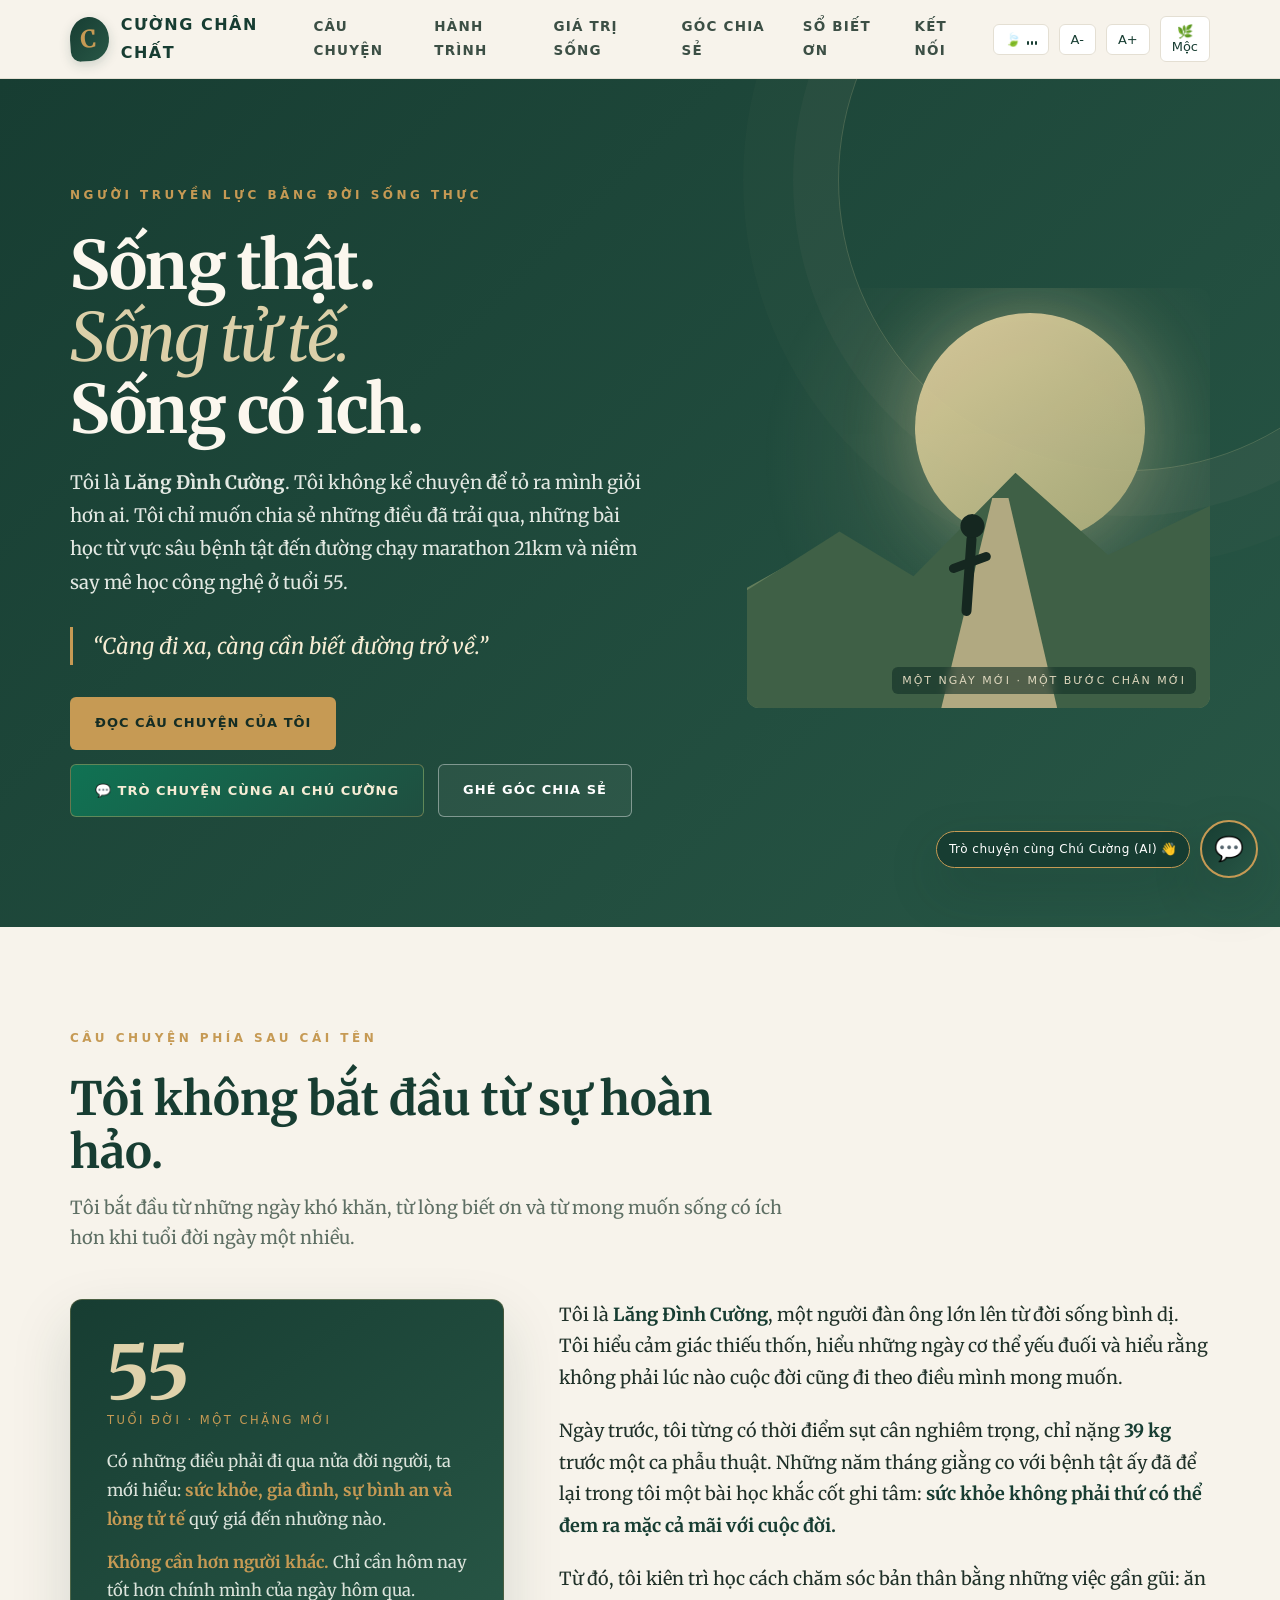
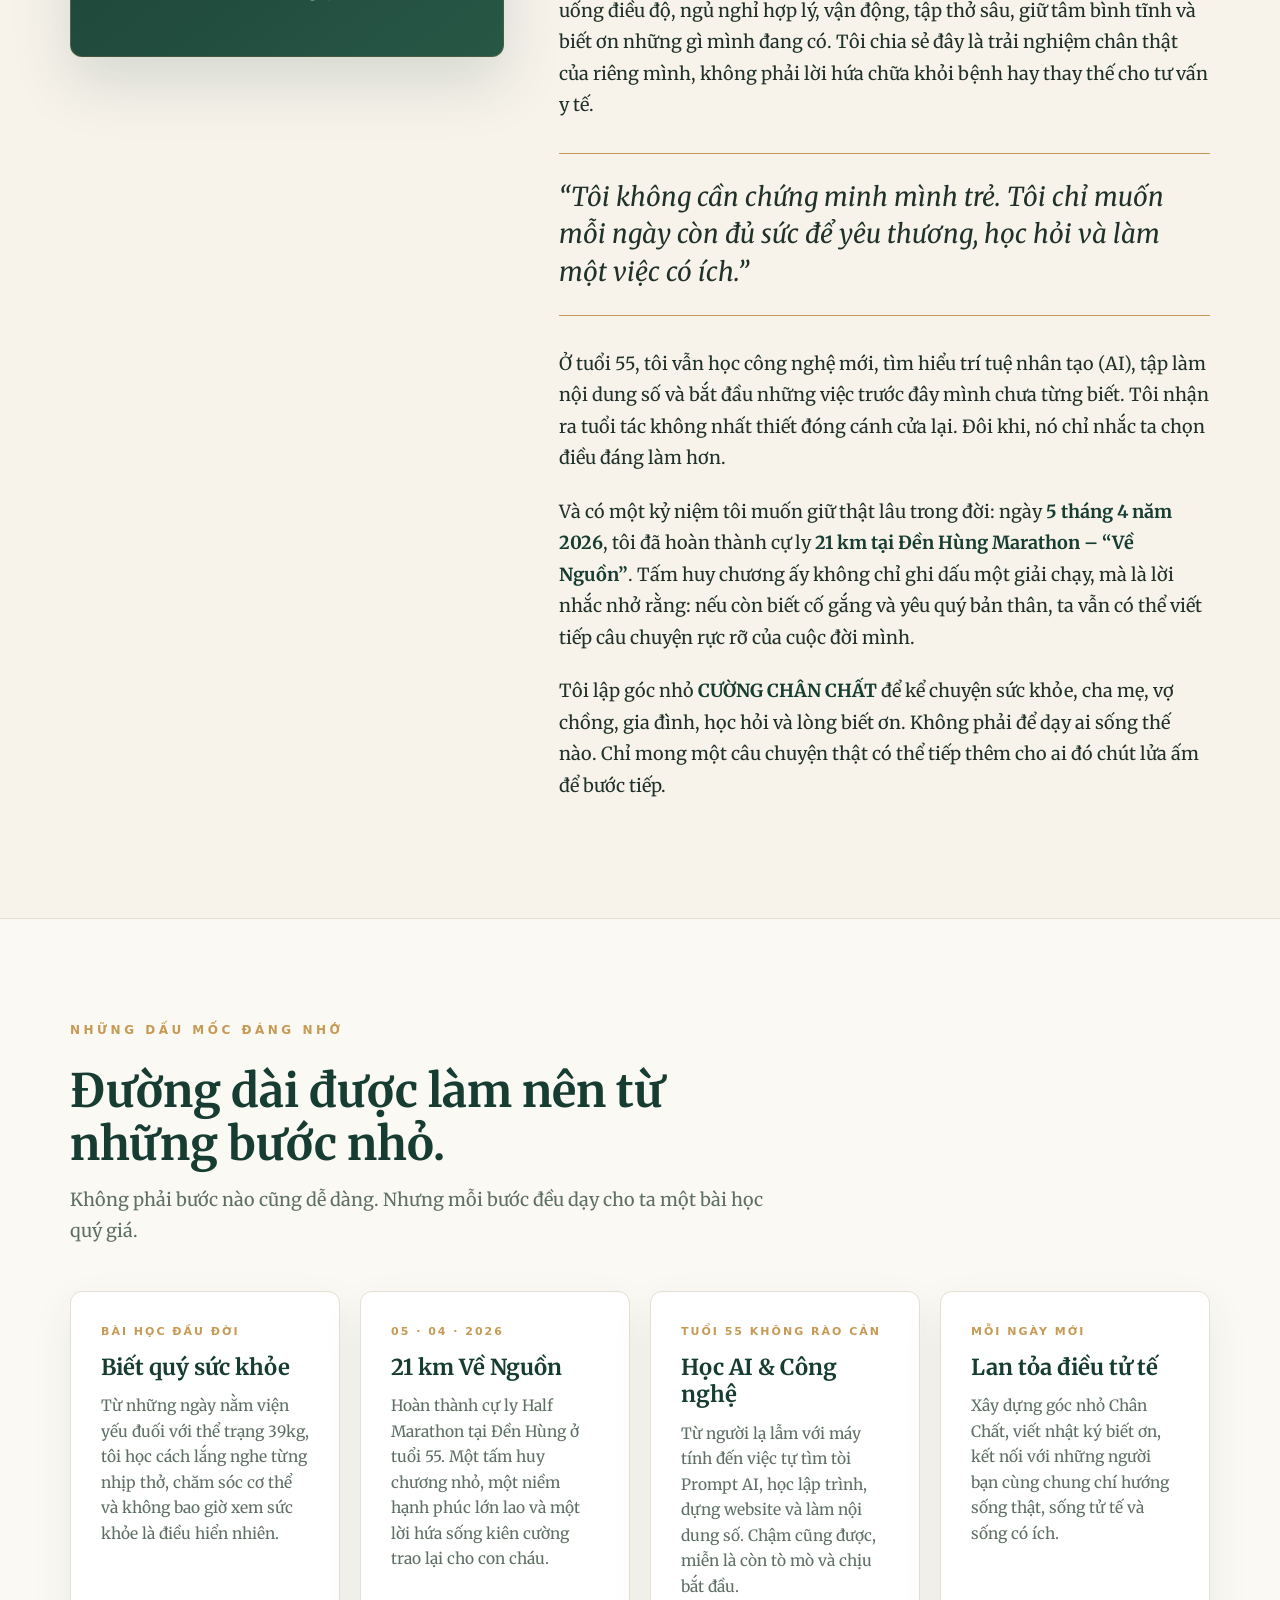
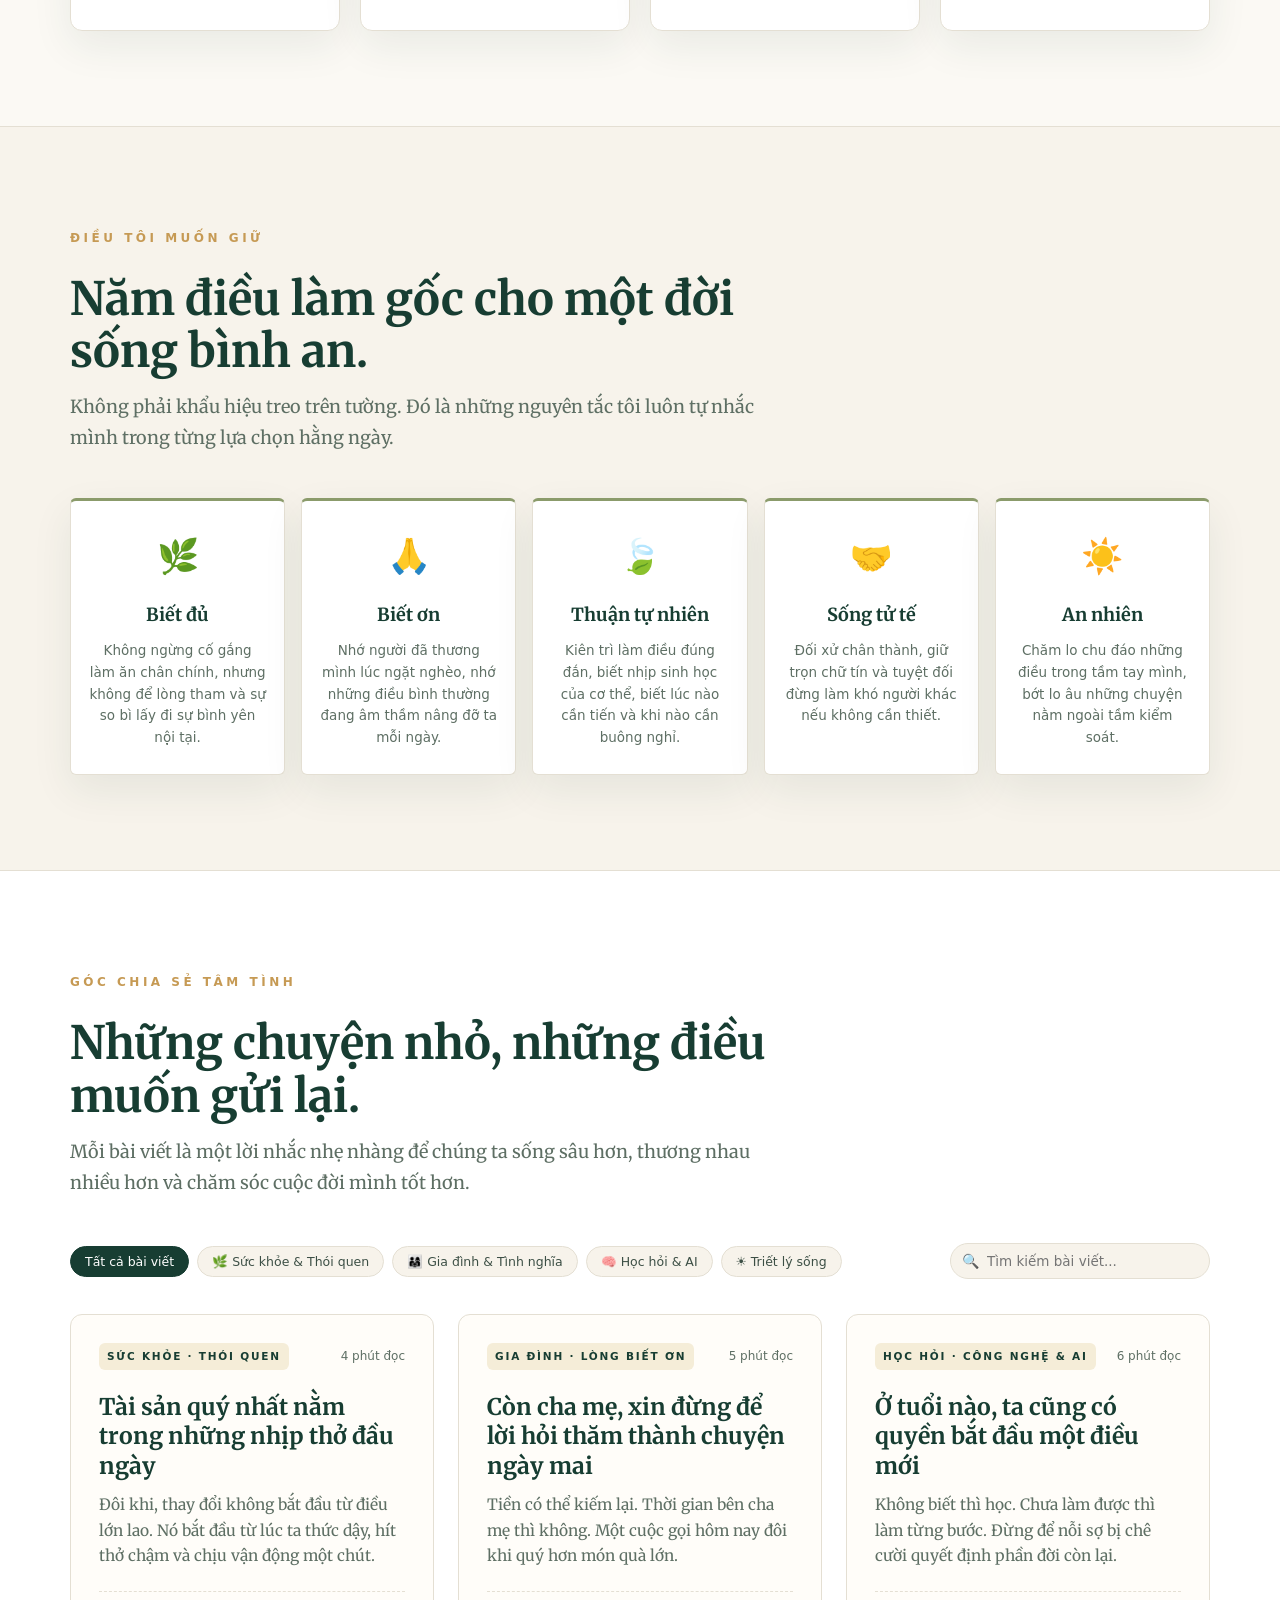
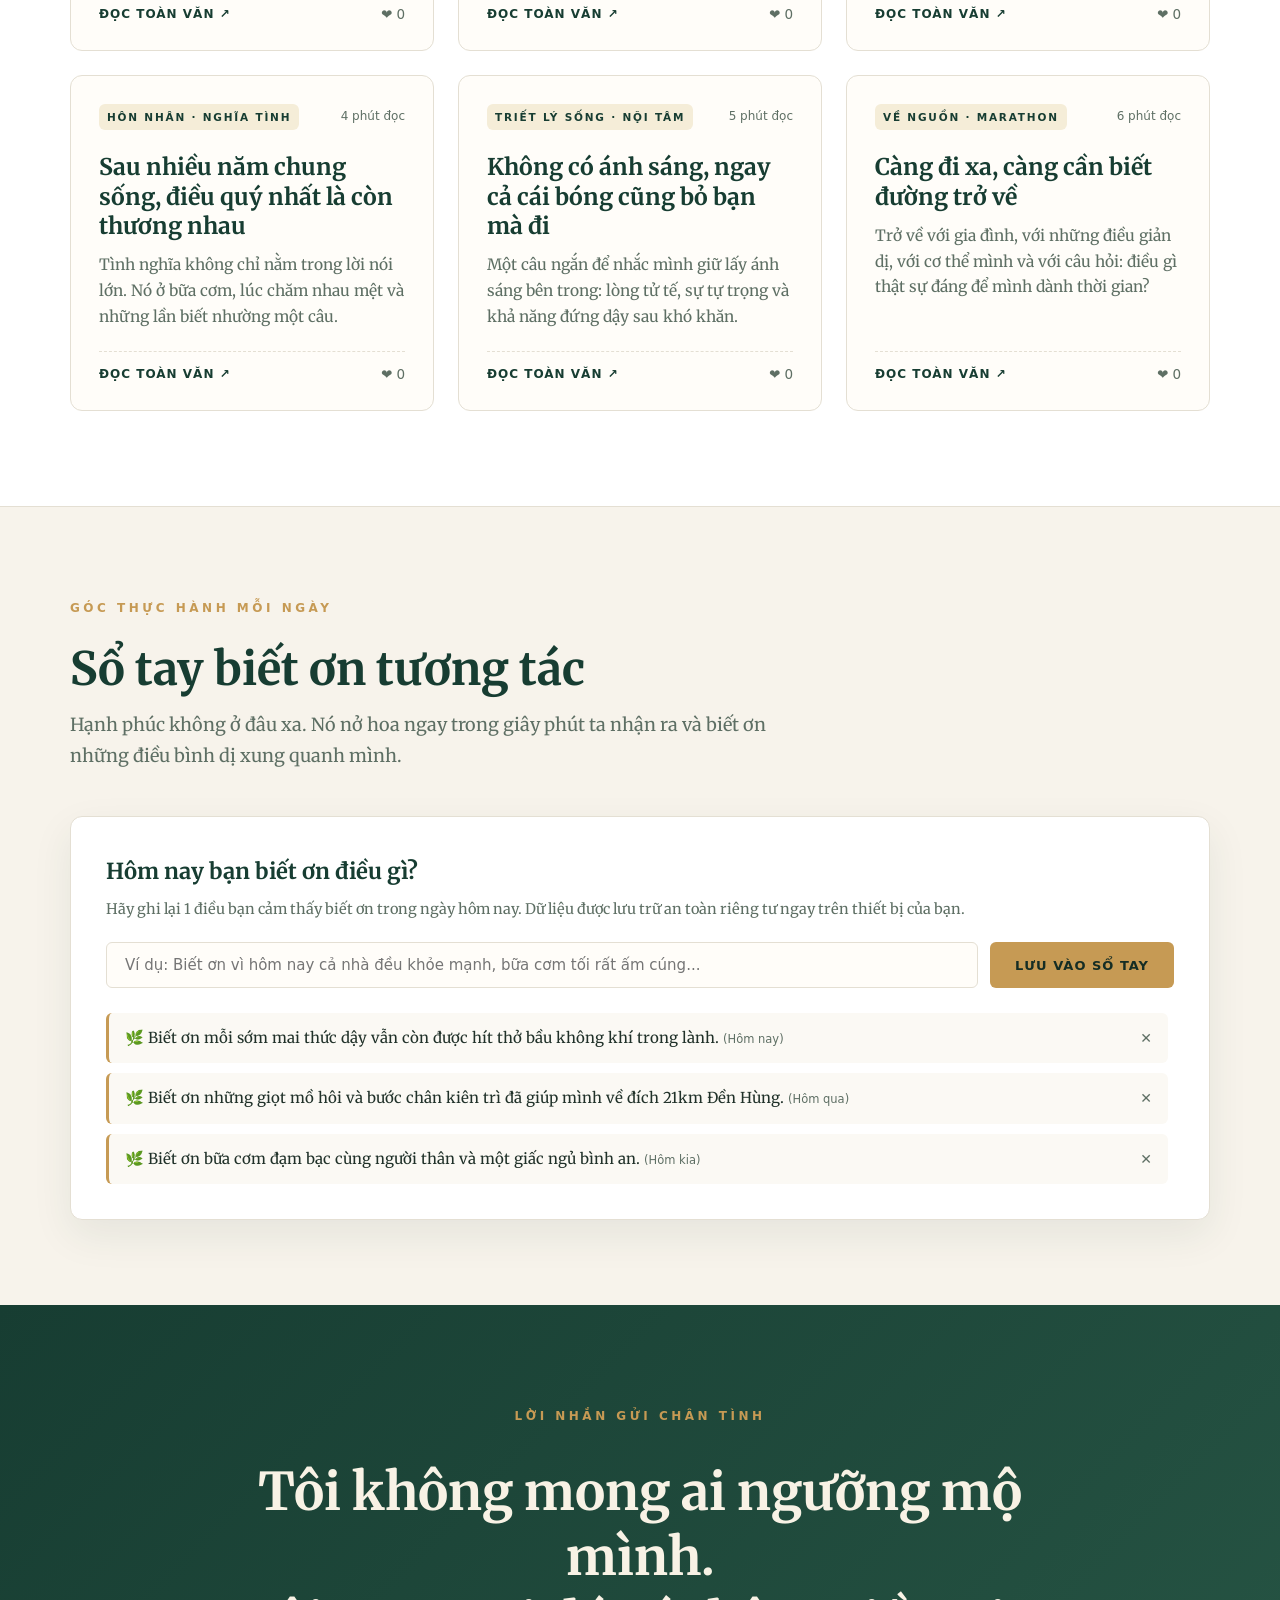
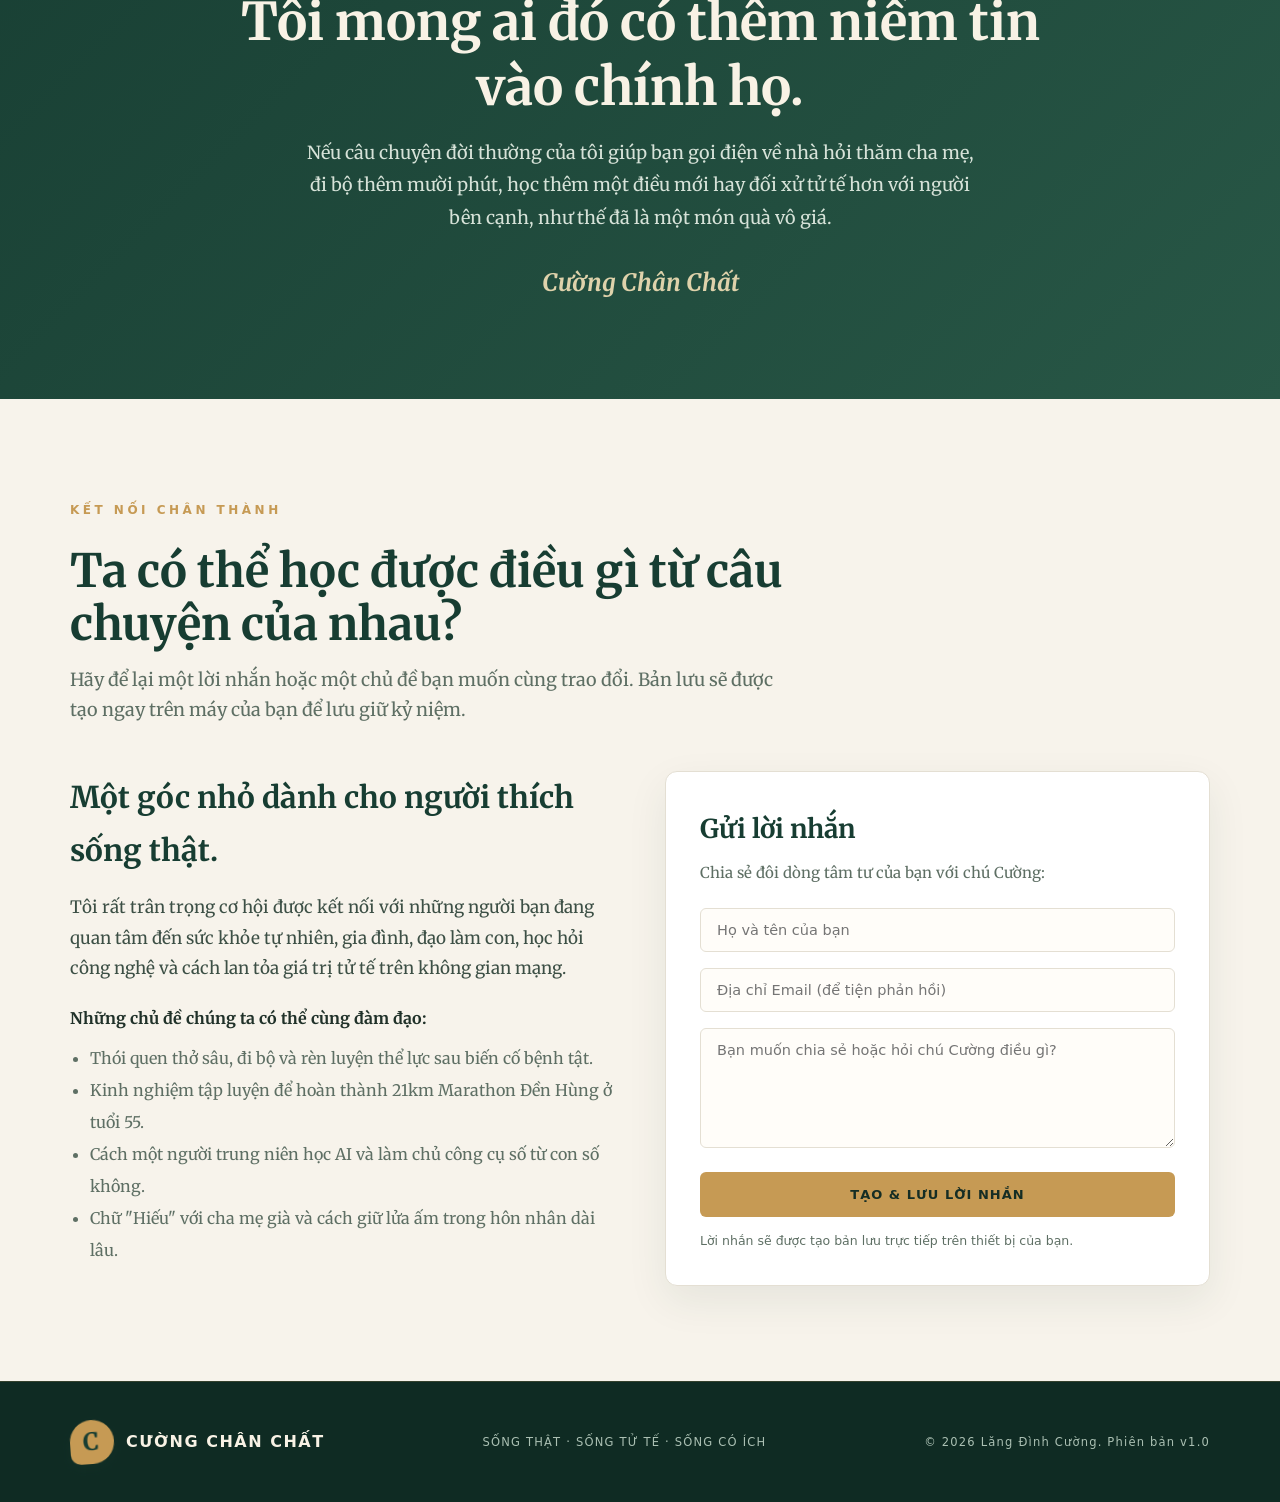
<file: index.html>
<!DOCTYPE html>
<html lang="vi">
<head>
  <meta charset="UTF-8">
  <meta name="viewport" content="width=device-width, initial-scale=1.0">
  <meta name="theme-color" content="#173d32">
  <meta name="description" content="CƯỜNG CHÂN CHẤT (v1.0) — Sống thật, sống tử tế, sống có ích. Câu chuyện về sức khỏe, marathon 21km, học AI ở tuổi 55 và lòng biết ơn của Lăng Đình Cường.">
  <title>CƯỜNG CHÂN CHẤT | Sống thật – Sống tử tế – Sống có ích (v1.0)</title>
  
  <!-- Phông chữ Google Fonts chuẩn mực cho việc đọc sách -->
  <link rel="preconnect" href="https://fonts.googleapis.com">
  <link rel="preconnect" href="https://fonts.gstatic.com" crossorigin>
  <link href="https://fonts.googleapis.com/css2?family=Merriweather:ital,wght@0,300;0,400;0,700;1,300;1,400&display=swap" rel="stylesheet">
  
  <link rel="stylesheet" href="css/style.css">
</head>
<body>

  <!-- Thanh tiến trình cuộn trang -->
  <div id="readingProgress" role="progressbar" aria-label="Tiến trình đọc trang"></div>

  <!-- HEADER -->
  <header>
    <div class="wrap nav">
      <a class="brand" href="#dau-trang" aria-label="Cường Chân Chất - Về đầu trang">
        <span class="brand-mark">C</span>
        <span>CƯỜNG CHÂN CHẤT</span>
      </a>

      <!-- Menu Điều hướng -->
      <nav class="nav-links" id="navLinks" aria-label="Menu chính">
        <a href="#cau-chuyen">Câu chuyện</a>
        <a href="#hanh-trinh">Hành trình</a>
        <a href="#gia-tri">Giá trị sống</a>
        <a href="#goc-viet">Góc chia sẻ</a>
        <a href="#so-tay">Sổ biết ơn</a>
        <a href="#ket-noi">Kết nối</a>
      </nav>

      <!-- Thanh công cụ tiện ích (Âm thanh, Cỡ chữ, Theme) -->
      <div class="nav-tools">
        <!-- Nút âm thanh thiên nhiên thư thái -->
        <button class="tool-btn ambient-btn" id="ambientToggleBtn" title="Bật âm thanh thiên nhiên thư thái">
          <span class="sound-icon">🍃</span>
          <span class="sound-wave">
            <span></span><span></span><span></span>
          </span>
        </button>

        <!-- Nút chỉnh cỡ chữ -->
        <button class="tool-btn" id="fontDecBtn" title="Giảm cỡ chữ">A-</button>
        <button class="tool-btn" id="fontIncBtn" title="Tăng cỡ chữ">A+</button>

        <!-- Nút đổi giao diện đọc (Mộc / Sách / Đêm) -->
        <button class="tool-btn" id="themeToggleBtn" title="Đổi màu sắc đọc sách">🌿 Mộc</button>

        <!-- Nút mở menu di động -->
        <button class="menu-btn" id="menuBtn" aria-label="Mở menu điều hướng">☰</button>
      </div>
    </div>
  </header>

  <!-- NỘI DUNG CHÍNH -->
  <main id="dau-trang">

    <!-- HERO SECTION -->
    <section class="hero">
      <div class="wrap hero-grid">
        <div>
          <span class="eyebrow">Người truyền lực bằng đời sống thực</span>
          <h1>Sống thật.<br><span>Sống tử tế.</span><br>Sống có ích.</h1>
          <p>Tôi là <strong>Lăng Đình Cường</strong>. Tôi không kể chuyện để tỏ ra mình giỏi hơn ai. Tôi chỉ muốn chia sẻ những điều đã trải qua, những bài học từ vực sâu bệnh tật đến đường chạy marathon 21km và niềm say mê học công nghệ ở tuổi 55.</p>
          <div class="hero-quote">“Càng đi xa, càng cần biết đường trở về.”</div>
          <div class="actions">
            <a class="btn btn-gold" href="#cau-chuyen">Đọc câu chuyện của tôi</a>
            <button class="btn btn-ai" data-open-ai="true">💬 Trò chuyện cùng AI Chú Cường</button>
            <a class="btn btn-outline" href="#goc-viet">Ghé góc chia sẻ</a>
          </div>
        </div>

        <!-- TRANH MINH HỌA NGHỆ THUẬT VĂN HÓA THUẦN VIỆT -->
        <div class="hero-art" role="img" aria-label="Minh họa bình minh lên trên dãy đồi xanh mướt và người bộ hành thong dong trên con đường trở về cội nguồn">
          <div class="sun"></div>
          <div class="hill back"></div>
          <div class="hill"></div>
          <div class="path"></div>
          <div class="figure"></div>
          <div class="art-caption">Một ngày mới · Một bước chân mới</div>
        </div>
      </div>
    </section>

    <!-- SECTION 1: CÂU CHUYỆN PHÍA SAU CÁI TÊN -->
    <section class="section" id="cau-chuyen">
      <div class="wrap">
        <div class="section-head">
          <span class="eyebrow">Câu chuyện phía sau cái tên</span>
          <h2>Tôi không bắt đầu từ sự hoàn hảo.</h2>
          <p>Tôi bắt đầu từ những ngày khó khăn, từ lòng biết ơn và từ mong muốn sống có ích hơn khi tuổi đời ngày một nhiều.</p>
        </div>

        <div class="story-grid">
          <aside class="story-note">
            <div class="big-number">55</div>
            <small>Tuổi đời · Một chặng mới</small>
            <p>Có những điều phải đi qua nửa đời người, ta mới hiểu: <strong>sức khỏe, gia đình, sự bình an và lòng tử tế</strong> quý giá đến nhường nào.</p>
            <p><strong>Không cần hơn người khác.</strong> Chỉ cần hôm nay tốt hơn chính mình của ngày hôm qua.</p>
          </aside>

          <article class="story-copy">
            <p>Tôi là <strong>Lăng Đình Cường</strong>, một người đàn ông lớn lên từ đời sống bình dị. Tôi hiểu cảm giác thiếu thốn, hiểu những ngày cơ thể yếu đuối và hiểu rằng không phải lúc nào cuộc đời cũng đi theo điều mình mong muốn.</p>
            
            <p>Ngày trước, tôi từng có thời điểm sụt cân nghiêm trọng, chỉ nặng <strong>39 kg</strong> trước một ca phẫu thuật. Những năm tháng giằng co với bệnh tật ấy đã để lại trong tôi một bài học khắc cốt ghi tâm: <strong>sức khỏe không phải thứ có thể đem ra mặc cả mãi với cuộc đời.</strong></p>
            
            <p>Từ đó, tôi kiên trì học cách chăm sóc bản thân bằng những việc gần gũi: ăn uống điều độ, ngủ nghỉ hợp lý, vận động, tập thở sâu, giữ tâm bình tĩnh và biết ơn những gì mình đang có. Tôi chia sẻ đây là trải nghiệm chân thật của riêng mình, không phải lời hứa chữa khỏi bệnh hay thay thế cho tư vấn y tế.</p>
            
            <p class="pullquote">“Tôi không cần chứng minh mình trẻ. Tôi chỉ muốn mỗi ngày còn đủ sức để yêu thương, học hỏi và làm một việc có ích.”</p>
            
            <p>Ở tuổi 55, tôi vẫn học công nghệ mới, tìm hiểu trí tuệ nhân tạo (AI), tập làm nội dung số và bắt đầu những việc trước đây mình chưa từng biết. Tôi nhận ra tuổi tác không nhất thiết đóng cánh cửa lại. Đôi khi, nó chỉ nhắc ta chọn điều đáng làm hơn.</p>
            
            <p>Và có một kỷ niệm tôi muốn giữ thật lâu trong đời: ngày <strong>5 tháng 4 năm 2026</strong>, tôi đã hoàn thành cự ly <strong>21 km tại Đền Hùng Marathon – “Về Nguồn”</strong>. Tấm huy chương ấy không chỉ ghi dấu một giải chạy, mà là lời nhắc nhở rằng: nếu còn biết cố gắng và yêu quý bản thân, ta vẫn có thể viết tiếp câu chuyện rực rỡ của cuộc đời mình.</p>
            
            <p>Tôi lập góc nhỏ <strong>CƯỜNG CHÂN CHẤT</strong> để kể chuyện sức khỏe, cha mẹ, vợ chồng, gia đình, học hỏi và lòng biết ơn. Không phải để dạy ai sống thế nào. Chỉ mong một câu chuyện thật có thể tiếp thêm cho ai đó chút lửa ấm để bước tiếp.</p>
          </article>
        </div>
      </div>
    </section>

    <!-- SECTION 2: HÀNH TRÌNH & DẤU MỐC -->
    <section class="section timeline" id="hanh-trinh">
      <div class="wrap">
        <div class="section-head">
          <span class="eyebrow">Những dấu mốc đáng nhớ</span>
          <h2>Đường dài được làm nên từ những bước nhỏ.</h2>
          <p>Không phải bước nào cũng dễ dàng. Nhưng mỗi bước đều dạy cho ta một bài học quý giá.</p>
        </div>

        <div class="timeline-grid">
          <article class="milestone">
            <span class="badge">Bài học đầu đời</span>
            <h3>Biết quý sức khỏe</h3>
            <p>Từ những ngày nằm viện yếu đuối với thể trạng 39kg, tôi học cách lắng nghe từng nhịp thở, chăm sóc cơ thể và không bao giờ xem sức khỏe là điều hiển nhiên.</p>
          </article>

          <article class="milestone">
            <span class="badge">05 · 04 · 2026</span>
            <h3>21 km Về Nguồn</h3>
            <p>Hoàn thành cự ly Half Marathon tại Đền Hùng ở tuổi 55. Một tấm huy chương nhỏ, một niềm hạnh phúc lớn lao và một lời hứa sống kiên cường trao lại cho con cháu.</p>
          </article>

          <article class="milestone">
            <span class="badge">Tuổi 55 không rào cản</span>
            <h3>Học AI & Công nghệ</h3>
            <p>Từ người lạ lẫm với máy tính đến việc tự tìm tòi Prompt AI, học lập trình, dựng website và làm nội dung số. Chậm cũng được, miễn là còn tò mò và chịu bắt đầu.</p>
          </article>

          <article class="milestone">
            <span class="badge">Mỗi ngày mới</span>
            <h3>Lan tỏa điều tử tế</h3>
            <p>Xây dựng góc nhỏ Chân Chất, viết nhật ký biết ơn, kết nối với những người bạn cùng chung chí hướng sống thật, sống tử tế và sống có ích.</p>
          </article>
        </div>
      </div>
    </section>

    <!-- SECTION 3: GIÁ TRỊ SỐNG CỐT LÕI -->
    <section class="section" id="gia-tri">
      <div class="wrap">
        <div class="section-head">
          <span class="eyebrow">Điều tôi muốn giữ</span>
          <h2>Năm điều làm gốc cho một đời sống bình an.</h2>
          <p>Không phải khẩu hiệu treo trên tường. Đó là những nguyên tắc tôi luôn tự nhắc mình trong từng lựa chọn hằng ngày.</p>
        </div>

        <div class="values">
          <div class="value">
            <span class="icon">🌿</span>
            <h3>Biết đủ</h3>
            <p>Không ngừng cố gắng làm ăn chân chính, nhưng không để lòng tham và sự so bì lấy đi sự bình yên nội tại.</p>
          </div>

          <div class="value">
            <span class="icon">🙏</span>
            <h3>Biết ơn</h3>
            <p>Nhớ người đã thương mình lúc ngặt nghèo, nhớ những điều bình thường đang âm thầm nâng đỡ ta mỗi ngày.</p>
          </div>

          <div class="value">
            <span class="icon">🍃</span>
            <h3>Thuận tự nhiên</h3>
            <p>Kiên trì làm điều đúng đắn, biết nhịp sinh học của cơ thể, biết lúc nào cần tiến và khi nào cần buông nghỉ.</p>
          </div>

          <div class="value">
            <span class="icon">🤝</span>
            <h3>Sống tử tế</h3>
            <p>Đối xử chân thành, giữ trọn chữ tín và tuyệt đối đừng làm khó người khác nếu không cần thiết.</p>
          </div>

          <div class="value">
            <span class="icon">☀️</span>
            <h3>An nhiên</h3>
            <p>Chăm lo chu đáo những điều trong tầm tay mình, bớt lo âu những chuyện nằm ngoài tầm kiểm soát.</p>
          </div>
        </div>
      </div>
    </section>

    <!-- SECTION 4: GÓC CHIA SẺ & BÀI VIẾT TOÀN VĂN -->
    <section class="section posts" id="goc-viet">
      <div class="wrap">
        <div class="section-head">
          <span class="eyebrow">Góc chia sẻ tâm tình</span>
          <h2>Những chuyện nhỏ, những điều muốn gửi lại.</h2>
          <p>Mỗi bài viết là một lời nhắc nhẹ nhàng để chúng ta sống sâu hơn, thương nhau nhiều hơn và chăm sóc cuộc đời mình tốt hơn.</p>
        </div>

        <!-- Thanh tìm kiếm & Bộ lọc bài viết -->
        <div class="posts-filter-bar">
          <div class="filter-tags">
            <button class="filter-btn active" data-category="all">Tất cả bài viết</button>
            <button class="filter-btn" data-category="health">🌿 Sức khỏe & Thói quen</button>
            <button class="filter-btn" data-category="family">👨‍👩‍👧 Gia đình & Tình nghĩa</button>
            <button class="filter-btn" data-category="learning">🧠 Học hỏi & AI</button>
            <button class="filter-btn" data-category="philosophy">☀️ Triết lý sống</button>
          </div>

          <div class="search-box">
            <span class="search-icon">🔍</span>
            <input type="text" id="postSearch" placeholder="Tìm kiếm bài viết..." aria-label="Tìm kiếm bài viết">
          </div>
        </div>

        <!-- Danh sách bài viết -->
        <div class="post-grid" id="postsGrid">
          <!-- Render tự động bởi main.js -->
        </div>
      </div>
    </section>

    <!-- SECTION 5: SỔ TAY BIẾT ƠN TƯƠNG TÁC (GRATITUDE JOURNAL) -->
    <section class="section gratitude-section" id="so-tay">
      <div class="wrap">
        <div class="section-head">
          <span class="eyebrow">Góc thực hành mỗi ngày</span>
          <h2>Sổ tay biết ơn tương tác</h2>
          <p>Hạnh phúc không ở đâu xa. Nó nở hoa ngay trong giây phút ta nhận ra và biết ơn những điều bình dị xung quanh mình.</p>
        </div>

        <div class="gratitude-box">
          <h3 style="color: var(--forest); font-size: 22px; margin-bottom: 6px;">Hôm nay bạn biết ơn điều gì?</h3>
          <p style="color: var(--muted); font-size: 14.5px;">Hãy ghi lại 1 điều bạn cảm thấy biết ơn trong ngày hôm nay. Dữ liệu được lưu trữ an toàn riêng tư ngay trên thiết bị của bạn.</p>

          <form class="gratitude-form" id="gratitudeForm">
            <input type="text" id="gratitudeInput" placeholder="Ví dụ: Biết ơn vì hôm nay cả nhà đều khỏe mạnh, bữa cơm tối rất ấm cúng..." required>
            <button class="btn btn-gold" type="submit">Lưu vào sổ tay</button>
          </form>

          <div class="gratitude-list" id="gratitudeList">
            <!-- Danh sách điều biết ơn render tự động -->
          </div>
        </div>
      </div>
    </section>

    <!-- SECTION 6: LỜI NHẮN GỬI (MANIFESTO) -->
    <section class="manifesto">
      <div class="wrap">
        <span class="eyebrow" style="color: var(--gold);">Lời nhắn gửi chân tình</span>
        <h2>Tôi không mong ai ngưỡng mộ mình.<br>Tôi mong ai đó có thêm niềm tin vào chính họ.</h2>
        <p>Nếu câu chuyện đời thường của tôi giúp bạn gọi điện về nhà hỏi thăm cha mẹ, đi bộ thêm mười phút, học thêm một điều mới hay đối xử tử tế hơn với người bên cạnh, như thế đã là một món quà vô giá.</p>
        <div class="signature">Cường Chân Chất</div>
      </div>
    </section>

    <!-- SECTION 7: KẾT NỐI CHÂN THÀNH -->
    <section class="section" id="ket-noi">
      <div class="wrap">
        <div class="section-head">
          <span class="eyebrow">Kết nối chân thành</span>
          <h2>Ta có thể học được điều gì từ câu chuyện của nhau?</h2>
          <p>Hãy để lại một lời nhắn hoặc một chủ đề bạn muốn cùng trao đổi. Bản lưu sẽ được tạo ngay trên máy của bạn để lưu giữ kỷ niệm.</p>
        </div>

        <div class="contact-grid">
          <div>
            <h3 style="font-size: 30px; color: var(--forest); margin-bottom: 16px;">Một góc nhỏ dành cho người thích sống thật.</h3>
            <p style="font-size: 17px; line-height: 1.8; color: var(--ink-light); margin-bottom: 20px;">Tôi rất trân trọng cơ hội được kết nối với những người bạn đang quan tâm đến sức khỏe tự nhiên, gia đình, đạo làm con, học hỏi công nghệ và cách lan tỏa giá trị tử tế trên không gian mạng.</p>
            
            <p><strong>Những chủ đề chúng ta có thể cùng đàm đạo:</strong></p>
            <ul style="padding-left: 20px; line-height: 2; color: var(--muted); margin-top: 10px;">
              <li>Thói quen thở sâu, đi bộ và rèn luyện thể lực sau biến cố bệnh tật.</li>
              <li>Kinh nghiệm tập luyện để hoàn thành 21km Marathon Đền Hùng ở tuổi 55.</li>
              <li>Cách một người trung niên học AI và làm chủ công cụ số từ con số không.</li>
              <li>Chữ "Hiếu" với cha mẹ già và cách giữ lửa ấm trong hôn nhân dài lâu.</li>
            </ul>
          </div>

          <form class="contact-card" id="messageForm">
            <h3>Gửi lời nhắn</h3>
            <p style="margin-bottom: 14px;">Chia sẻ đôi dòng tâm tư của bạn với chú Cường:</p>
            <input id="name" name="name" placeholder="Họ và tên của bạn" required>
            <input id="email" name="email" type="email" placeholder="Địa chỉ Email (để tiện phản hồi)">
            <textarea id="message" name="message" placeholder="Bạn muốn chia sẻ hoặc hỏi chú Cường điều gì?" required></textarea>
            <button class="btn btn-gold" type="submit" style="width: 100%; margin-top: 8px;">Tạo & Lưu Lời Nhắn</button>
            <div class="note" id="formNote">Lời nhắn sẽ được tạo bản lưu trực tiếp trên thiết bị của bạn.</div>
          </form>
        </div>
      </div>
    </section>

  </main>

  <!-- FOOTER -->
  <footer>
    <div class="wrap footer-inner">
      <div class="brand" style="color: #f8f2e5">
        <span class="brand-mark" style="background: var(--gold); color: #173d32">C</span>
        <span>CƯỜNG CHÂN CHẤT</span>
      </div>
      <div class="footer-small">SỐNG THẬT · SỐNG TỬ TẾ · SỐNG CÓ ÍCH</div>
      <div class="footer-small">© <span id="year">2026</span> Lăng Đình Cường. Phiên bản v1.0</div>
    </div>
  </footer>

  <!-- NÚT LÊN ĐẦU TRANG -->
  <button class="top" id="topBtn" aria-label="Lên đầu trang" title="Lên đầu trang">↑</button>

  <!-- MODAL ĐỌC TOÀN VĂN BÀI VIẾT -->
  <div class="article-modal" id="articleModal" role="dialog" aria-modal="true" aria-hidden="true">
    <div class="modal-content">
      <div class="modal-header">
        <span class="eyebrow" style="margin-bottom: 0;">Góc Đọc Sách Chân Chất</span>
        <button class="modal-close" id="modalClose" aria-label="Đóng bài viết">✕</button>
      </div>

      <div class="modal-body" id="modalBody">
        <!-- Nội dung bài viết được nạp động -->
      </div>

      <div class="modal-footer">
        <button class="btn btn-outline" id="modalSpeakBtn" style="color: var(--forest); border-color: var(--line);">
          🔊 Nghe đọc bài
        </button>
        <button class="btn btn-gold" id="modalAskAIBtn">
          💬 Hỏi AI Chú Cường về bài này
        </button>
      </div>
    </div>
  </div>

  <!-- WIDGET TRỢ LÝ AI CHÂN CHẤT (AI TÂM TÌNH) -->
  <div class="ai-widget-launcher">
    <div class="ai-tooltip">Trò chuyện cùng Chú Cường (AI) 👋</div>
    <button class="ai-launcher-btn" id="aiLauncherBtn" aria-label="Mở Trợ lý AI Chú Cường" title="Mở Trợ lý AI">
      💬
    </button>
  </div>

  <!-- CỬA SỔ CHAT AI -->
  <div class="ai-chat-window" id="aiChatWindow" role="dialog" aria-label="Cửa sổ trò chuyện cùng Chú Cường AI">
    <div class="ai-chat-header">
      <div class="ai-header-info">
        <div class="ai-avatar">C</div>
        <div class="ai-header-title">
          <h4>Chú Cường (AI Tâm Tình)</h4>
          <span>Đang trực tuyến · Sống thật & Tử tế</span>
        </div>
      </div>
      <div class="ai-header-actions">
        <button id="aiSpeechToggle" title="Bật/Tắt đọc bằng giọng nói">🔊</button>
        <button id="aiClearBtn" title="Xóa lịch sử trò chuyện">🗑️</button>
        <button id="aiCloseBtn" title="Thu nhỏ cửa sổ">✕</button>
      </div>
    </div>

    <div class="ai-chat-body" id="aiChatBody">
      <!-- Lịch sử tin nhắn được nạp bởi ai-assistant.js -->
    </div>

    <!-- Gợi ý câu hỏi nhanh -->
    <div style="padding: 0 16px 8px; background: var(--cream);">
      <div class="quick-prompts">
        <button class="quick-chip" data-prompt="Bí quyết chú Cường chinh phục 21km ở tuổi 55?">🏃‍♂️ Chạy 21km ở tuổi 55</button>
        <button class="quick-chip" data-prompt="Chú Cường học AI như thế nào khi đã 55 tuổi?">🧠 Học AI từ số 0</button>
        <button class="quick-chip" data-prompt="Làm sao để giữ tâm an nhiên và sống biết đủ?">🌿 Sống an nhiên & Biết đủ</button>
        <button class="quick-chip" data-prompt="Chú Cường phục hồi sức khỏe từ 39kg ra sao?">🫁 Vượt qua 39kg</button>
      </div>
    </div>

    <div class="ai-chat-footer">
      <input type="text" id="aiChatInput" placeholder="Tâm sự cùng chú Cường..." aria-label="Nhập tin nhắn">
      <button class="ai-send-btn" id="aiSendBtn" aria-label="Gửi tin nhắn">➤</button>
    </div>
  </div>

  <!-- SCRIPT LOGIC -->
  <script src="js/ai-assistant.js"></script>
  <script src="js/main.js"></script>
</body>
</html>
</file>
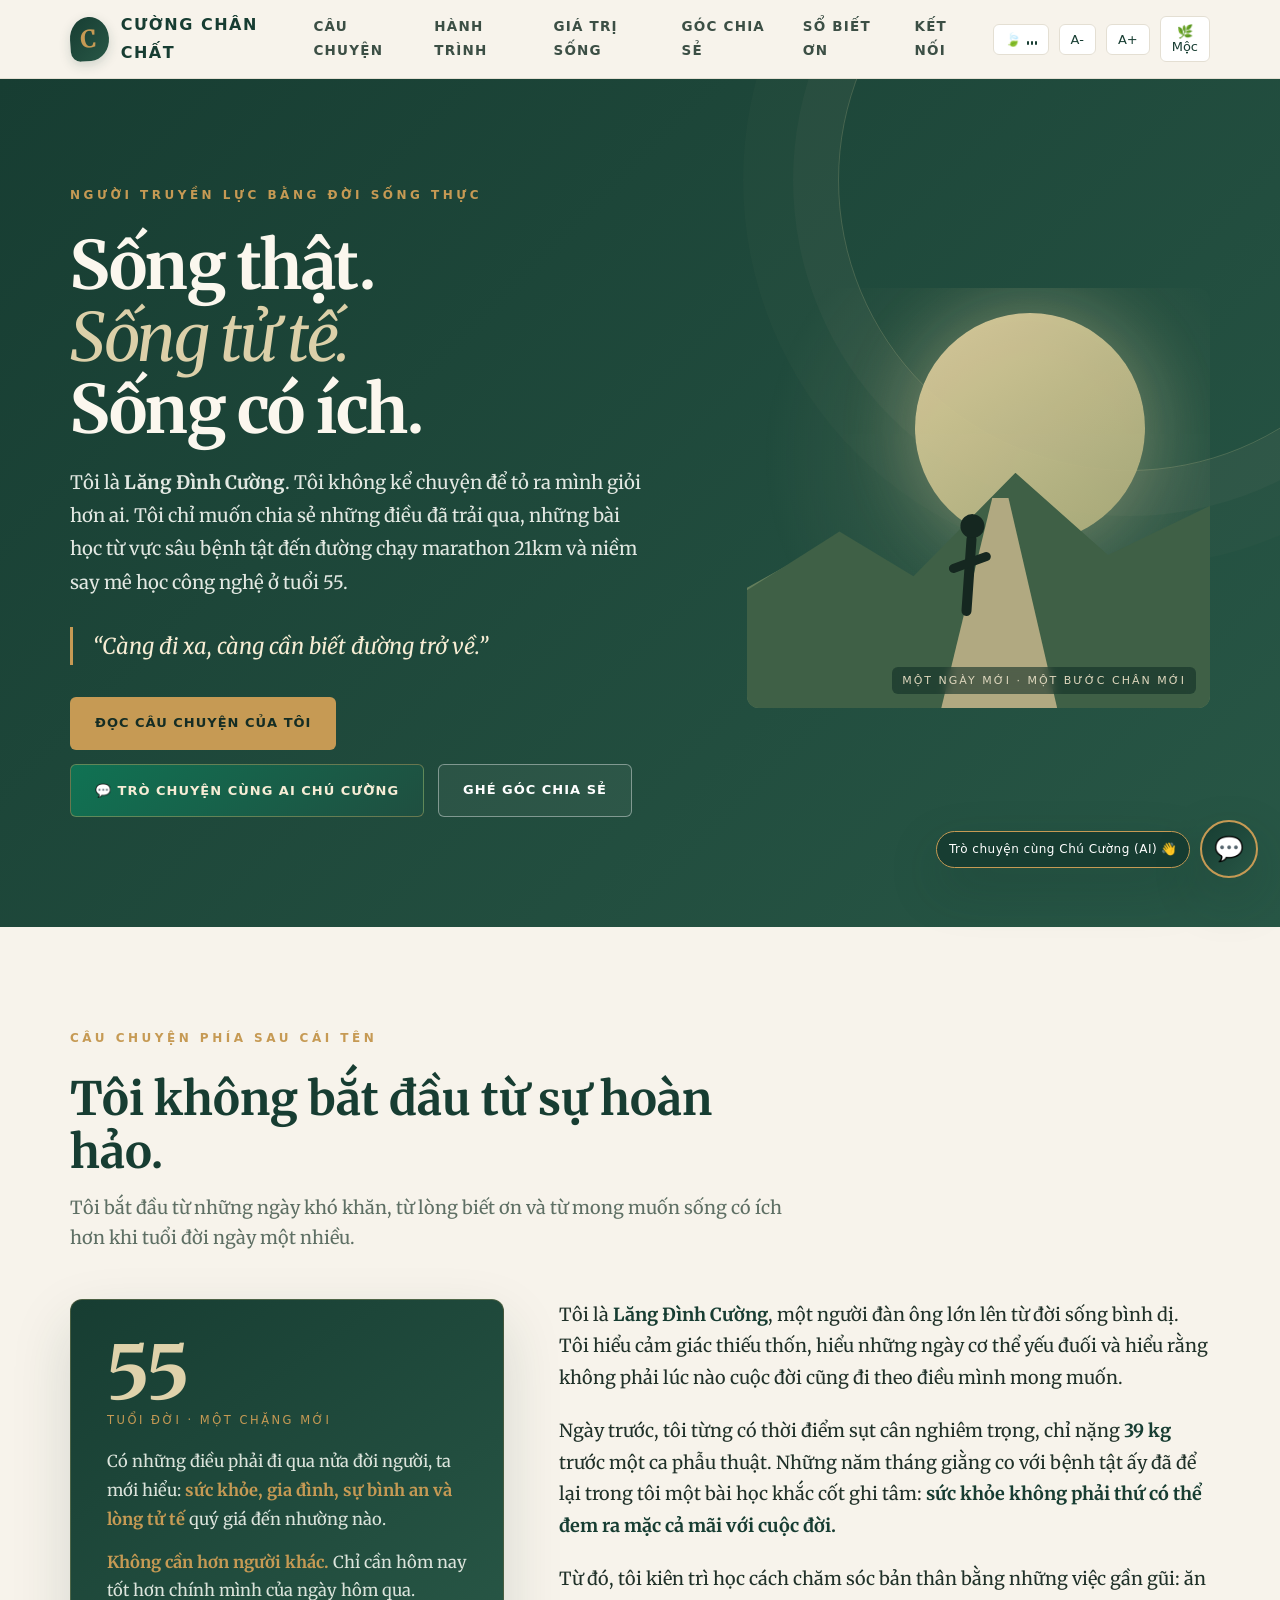
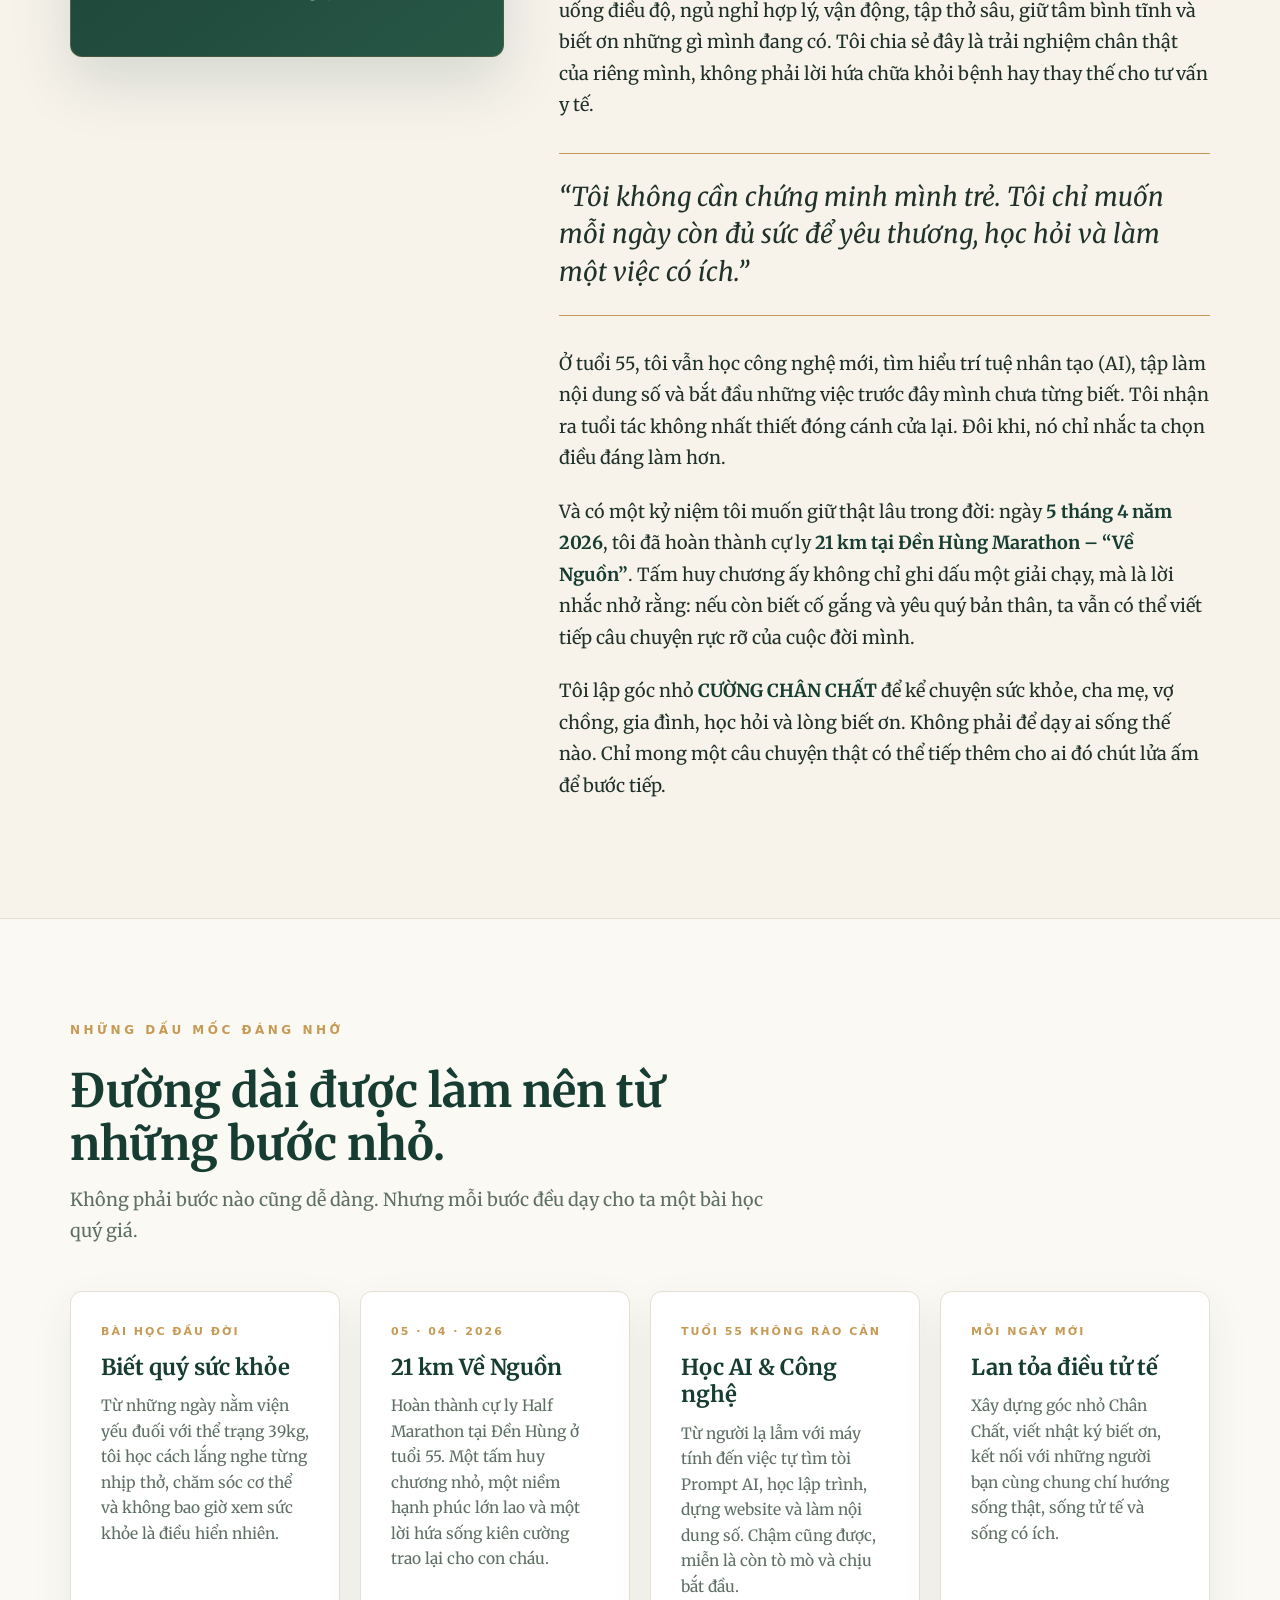
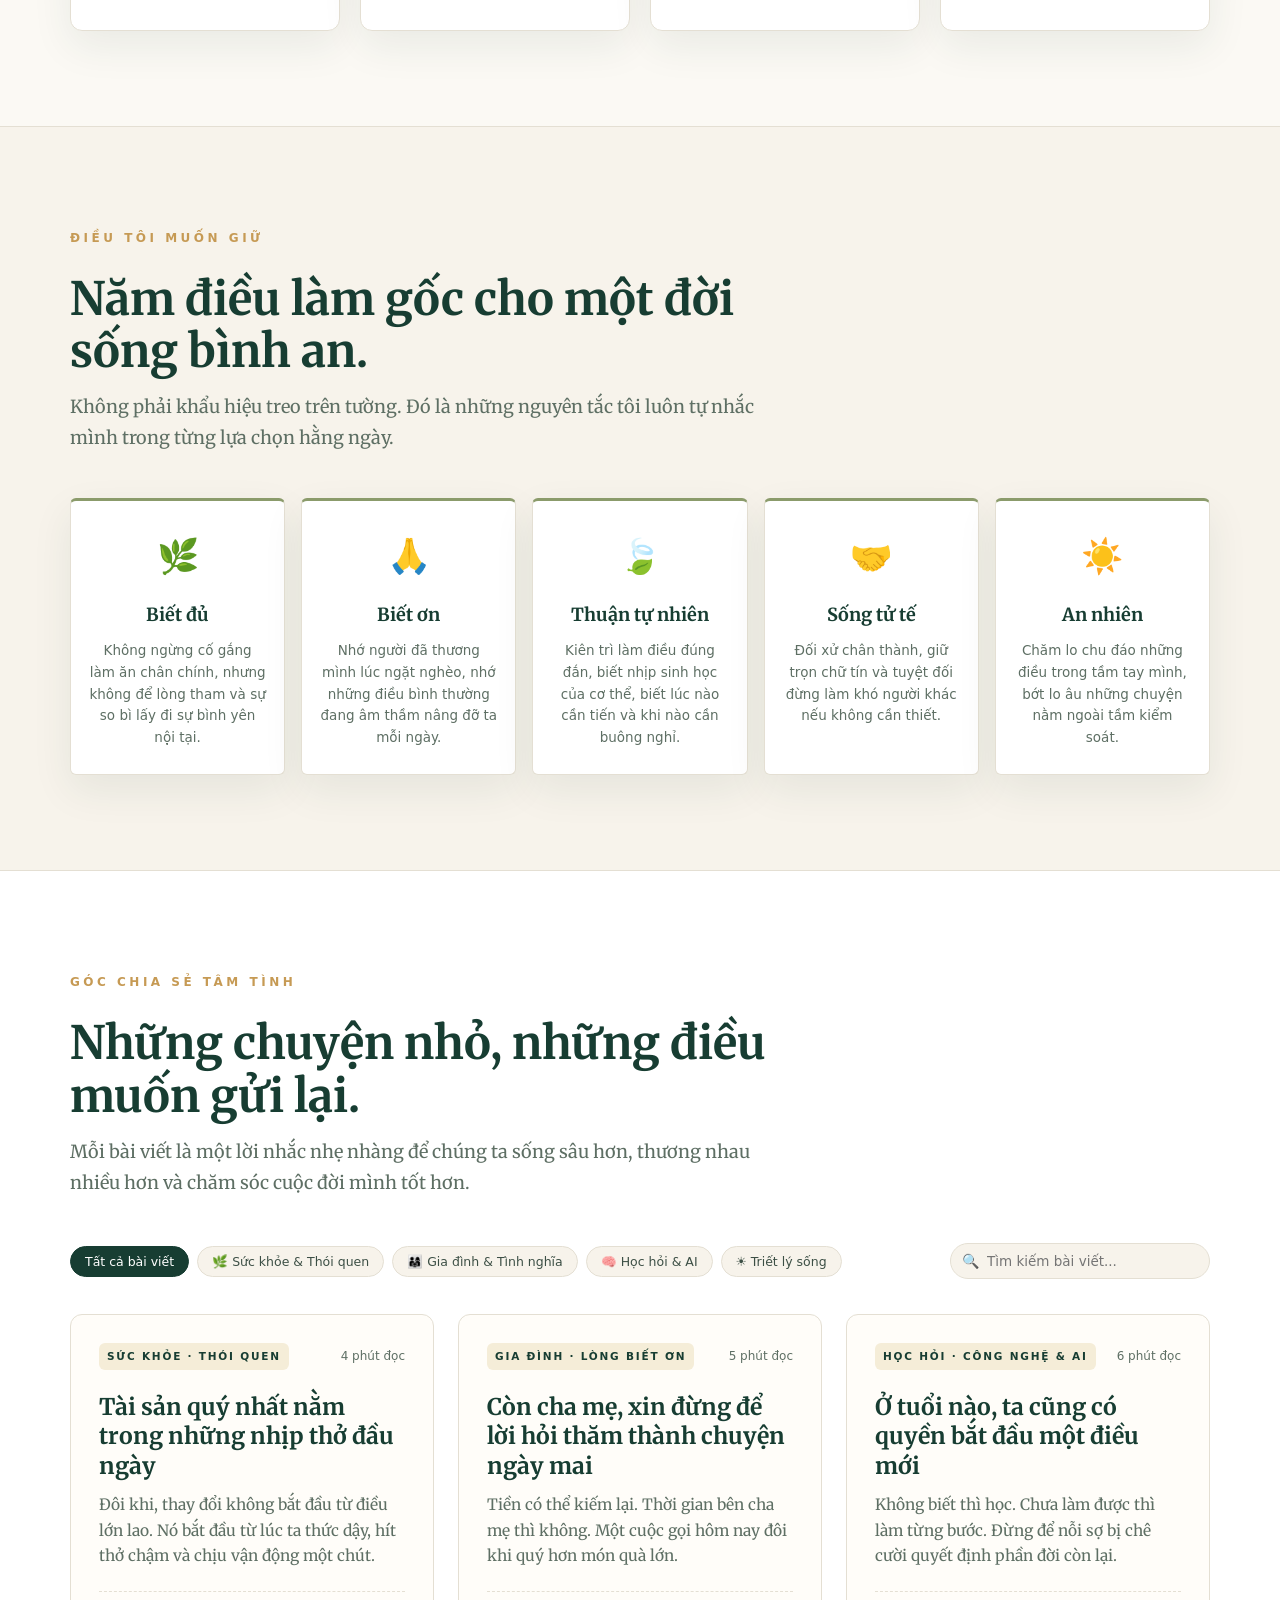
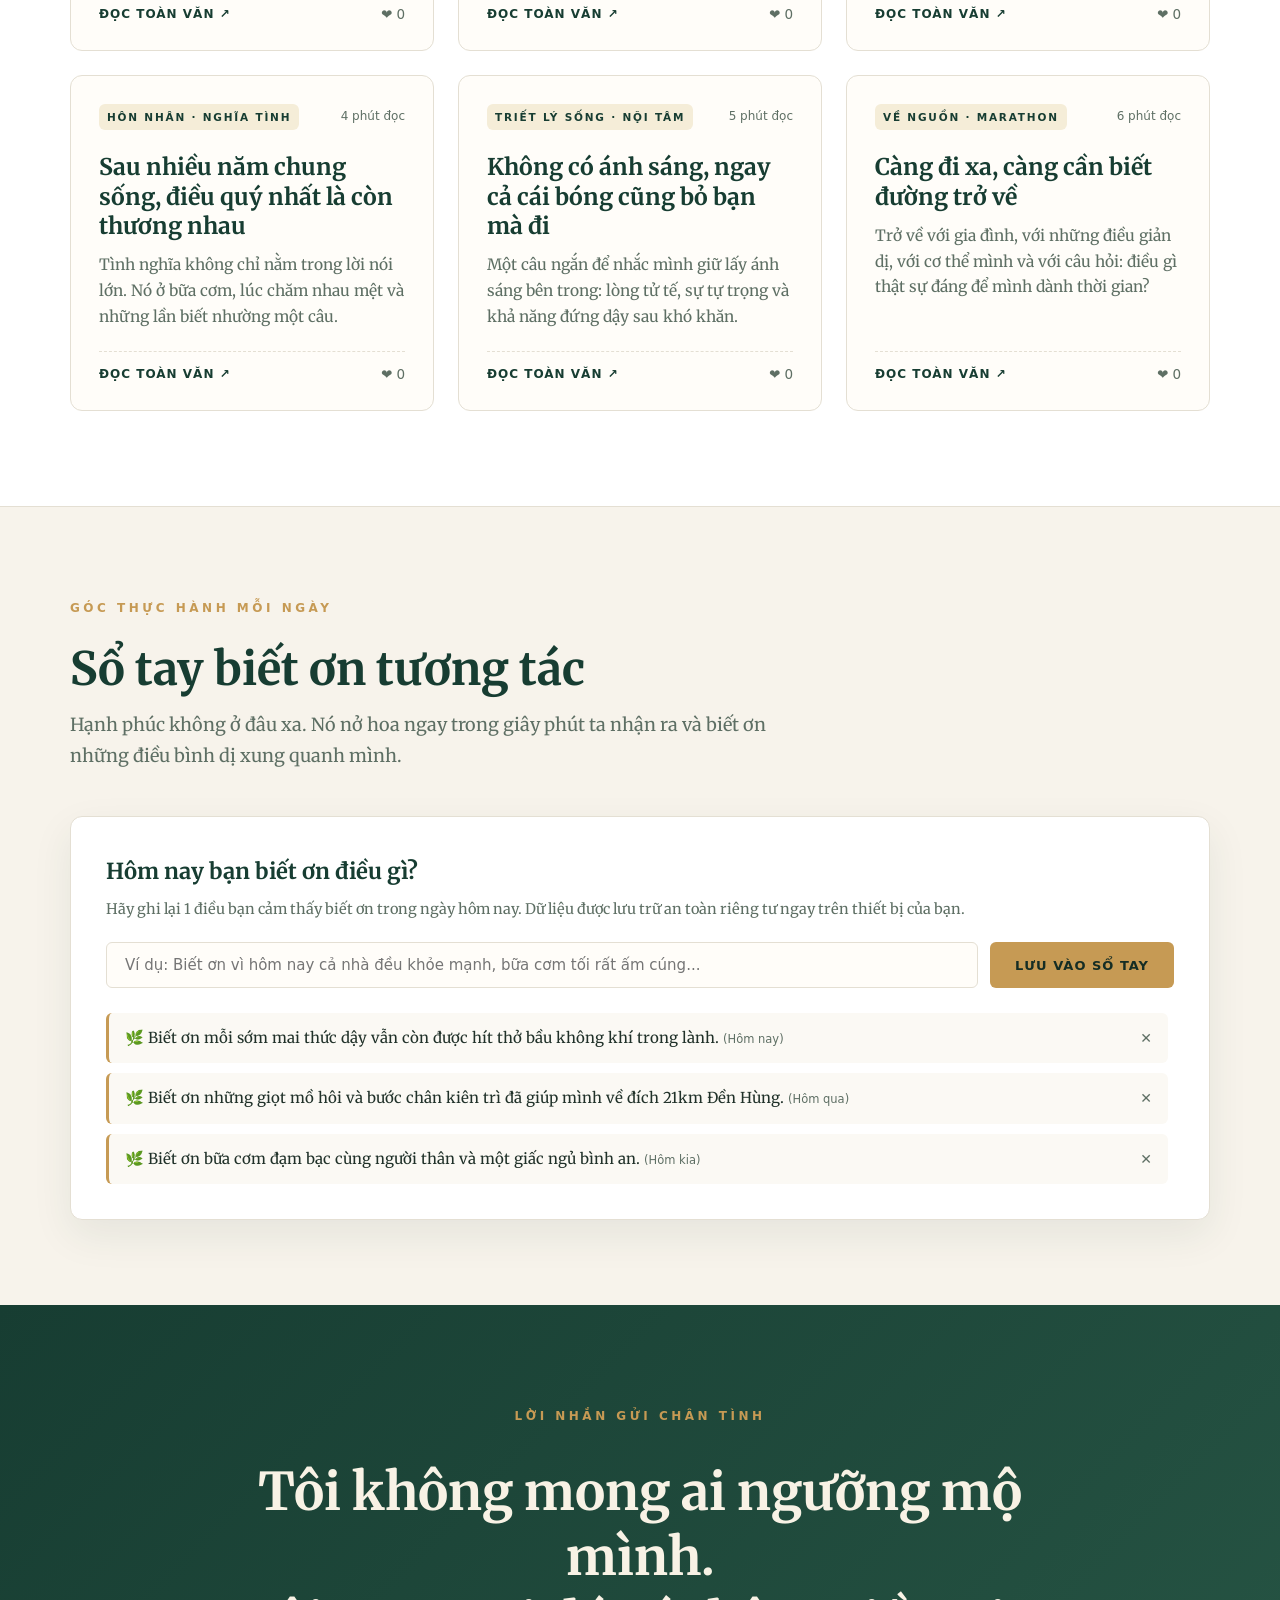
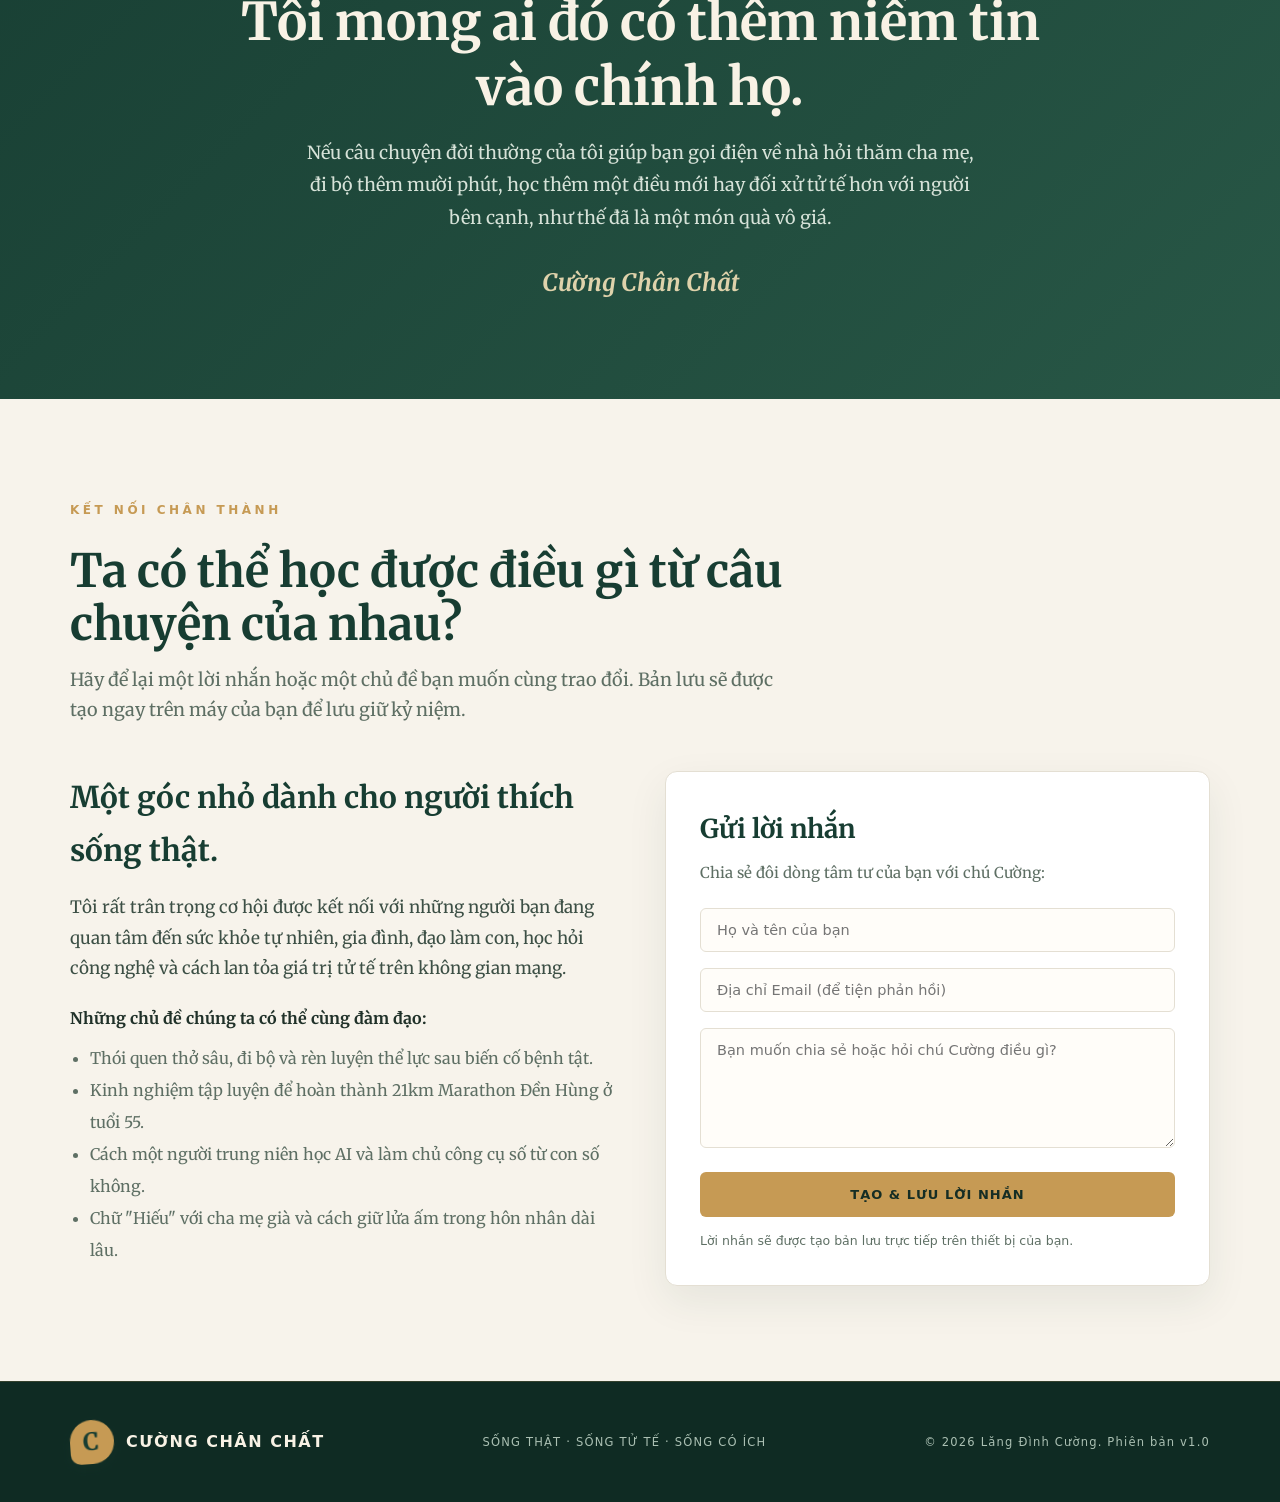
<file: standalone.html>
<!DOCTYPE html>
<html lang="vi">
<head>
  <meta charset="UTF-8">
  <meta name="viewport" content="width=device-width, initial-scale=1.0">
  <meta name="theme-color" content="#173d32">
  <meta name="description" content="CƯỜNG CHÂN CHẤT (v1.0) — Sống thật, sống tử tế, sống có ích. Câu chuyện về sức khỏe, marathon 21km, học AI ở tuổi 55 và lòng biết ơn của Lăng Đình Cường.">
  <title>CƯỜNG CHÂN CHẤT | Sống thật – Sống tử tế – Sống có ích (v1.0)</title>
  
  <!-- Phông chữ Google Fonts chuẩn mực cho việc đọc sách -->
  <link rel="preconnect" href="https://fonts.googleapis.com">
  <link rel="preconnect" href="https://fonts.gstatic.com" crossorigin>
  <link href="https://fonts.googleapis.com/css2?family=Merriweather:ital,wght@0,300;0,400;0,700;1,300;1,400&display=swap" rel="stylesheet">
  
  <style>
/* ==========================================================================
   CƯỜNG CHÂN CHẤT — v1.0 Style Sheet
   Triết lý: Sống thật · Sống tử tế · Sống có ích
   ========================================================================== */

:root {
  --forest: #173d32;
  --forest2: #285746;
  --forest-light: #3d735f;
  --moss: #8b9b6b;
  --cream: #f7f3eb;
  --cream-soft: #fbf9f4;
  --paper: #ffffff;
  --card-bg: #fffdf9;
  --ink: #203129;
  --ink-light: #3c4f45;
  --muted: #5e6f64;
  --gold: #c69a54;
  --gold-hover: #ad8340;
  --gold-light: #f5edd8;
  --line: #e4dfd3;
  --line-strong: #cfc8b8;
  --danger: #b33a3a;
  --radius-sm: 6px;
  --radius-md: 12px;
  --radius-lg: 20px;
  --radius-full: 9999px;
  --shadow: 0 15px 40px rgba(23, 61, 50, 0.08);
  --shadow-lg: 0 25px 60px rgba(23, 61, 50, 0.15);
  --shadow-float: 0 20px 50px rgba(18, 48, 39, 0.22);
  --font-serif: "Merriweather", Georgia, "Times New Roman", serif;
  --font-sans: system-ui, -apple-system, "Segoe UI", Roboto, Helvetica, Arial, sans-serif;
  --base-font-size: 16px;
  --transition: all 0.25s cubic-bezier(0.16, 1, 0.3, 1);
}

/* Theme: Sepia (Chế độ đọc sách) */
[data-theme="sepia"] {
  --forest: #2e241c;
  --forest2: #48392b;
  --forest-light: #66523e;
  --moss: #8f7956;
  --cream: #f4ecdc;
  --cream-soft: #faf5eb;
  --paper: #fbf3e4;
  --card-bg: #fdf7eb;
  --ink: #3b2f25;
  --ink-light: #524235;
  --muted: #796654;
  --gold: #b38038;
  --gold-hover: #9c6c2b;
  --gold-light: #faedd6;
  --line: #e3d5bf;
  --line-strong: #d0c0a6;
  --shadow: 0 15px 40px rgba(46, 36, 28, 0.09);
  --shadow-lg: 0 25px 60px rgba(46, 36, 28, 0.16);
}

/* Theme: Dark (Chế độ ban đêm êm mắt) */
[data-theme="dark"] {
  --forest: #0d1e19;
  --forest2: #16332a;
  --forest-light: #20493c;
  --moss: #768a57;
  --cream: #121c18;
  --cream-soft: #172420;
  --paper: #1a2924;
  --card-bg: #1d2d27;
  --ink: #e3ede7;
  --ink-light: #c2d4cb;
  --muted: #8fa799;
  --gold: #d8af65;
  --gold-hover: #c4994d;
  --gold-light: #2c2918;
  --line: #273b33;
  --line-strong: #334c42;
  --shadow: 0 15px 40px rgba(0, 0, 0, 0.35);
  --shadow-lg: 0 25px 60px rgba(0, 0, 0, 0.5);
  --shadow-float: 0 20px 50px rgba(0, 0, 0, 0.6);
}

/* Base Styles */
* {
  box-sizing: border-box;
  margin: 0;
  padding: 0;
}

html {
  scroll-behavior: smooth;
  font-size: var(--base-font-size);
}

body {
  background-color: var(--cream);
  color: var(--ink);
  font-family: var(--font-serif);
  line-height: 1.75;
  transition: background-color 0.3s ease, color 0.3s ease;
  overflow-x: hidden;
}

a {
  color: inherit;
  text-decoration: none;
  transition: var(--transition);
}

button, input, textarea, select {
  font-family: var(--font-sans);
}

.sans {
  font-family: var(--font-sans);
}

.wrap {
  width: min(1140px, 92%);
  margin: 0 auto;
}

/* Reading Progress Bar */
#readingProgress {
  position: fixed;
  top: 0;
  left: 0;
  width: 0%;
  height: 4px;
  background: linear-gradient(90deg, var(--moss), var(--gold));
  z-index: 1001;
  transition: width 0.1s ease-out;
}

/* Header & Navigation */
header {
  position: sticky;
  top: 0;
  z-index: 999;
  background: rgba(247, 243, 235, 0.94);
  backdrop-filter: blur(14px);
  border-bottom: 1px solid var(--line);
  transition: var(--transition);
}

[data-theme="sepia"] header {
  background: rgba(244, 236, 220, 0.94);
}

[data-theme="dark"] header {
  background: rgba(18, 28, 24, 0.94);
}

.nav {
  height: 78px;
  display: flex;
  align-items: center;
  justify-content: space-between;
  gap: 16px;
}

.brand {
  display: flex;
  align-items: center;
  gap: 12px;
  font-weight: 800;
  letter-spacing: 1.5px;
  color: var(--forest);
  font-family: var(--font-sans);
  text-decoration: none;
}

[data-theme="dark"] .brand {
  color: var(--gold);
}

.brand-mark {
  width: 44px;
  height: 44px;
  border-radius: 50% 50% 50% 10px;
  background: linear-gradient(135deg, var(--forest), var(--forest2));
  color: var(--gold);
  display: grid;
  place-items: center;
  font-family: var(--font-serif);
  font-size: 24px;
  font-weight: 700;
  transform: rotate(-4deg);
  box-shadow: 0 4px 12px rgba(23, 61, 50, 0.18);
  transition: var(--transition);
}

.brand:hover .brand-mark {
  transform: rotate(0deg) scale(1.05);
}

.nav-links {
  display: flex;
  gap: 22px;
  font-family: var(--font-sans);
  font-size: 13.5px;
  text-transform: uppercase;
  letter-spacing: 1.2px;
  font-weight: 600;
}

.nav-links a {
  color: var(--ink-light);
  padding: 6px 2px;
  position: relative;
}

.nav-links a::after {
  content: "";
  position: absolute;
  bottom: 0;
  left: 0;
  width: 0;
  height: 2px;
  background: var(--gold);
  transition: width 0.25s ease;
}

.nav-links a:hover {
  color: var(--gold);
}

.nav-links a:hover::after {
  width: 100%;
}

/* Nav Toolbar (Sound, Font, Theme, Mobile toggle) */
.nav-tools {
  display: flex;
  align-items: center;
  gap: 10px;
}

.tool-btn {
  background: var(--paper);
  border: 1px solid var(--line);
  color: var(--forest);
  border-radius: var(--radius-sm);
  padding: 7px 11px;
  font-size: 13px;
  display: inline-flex;
  align-items: center;
  gap: 6px;
  cursor: pointer;
  transition: var(--transition);
}

[data-theme="dark"] .tool-btn {
  color: var(--ink);
  background: var(--card-bg);
}

.tool-btn:hover {
  border-color: var(--gold);
  color: var(--gold);
  transform: translateY(-1px);
}

.ambient-btn.active {
  background: var(--gold-light);
  border-color: var(--gold);
  color: var(--forest);
  font-weight: 600;
}

.sound-wave {
  display: inline-flex;
  align-items: flex-end;
  gap: 2px;
  height: 12px;
}

.sound-wave span {
  width: 2px;
  height: 4px;
  background: currentColor;
  border-radius: 1px;
}

.ambient-btn.active .sound-wave span {
  animation: soundBounce 1s ease-in-out infinite alternate;
}

.ambient-btn.active .sound-wave span:nth-child(2) {
  animation-delay: 0.2s;
}

.ambient-btn.active .sound-wave span:nth-child(3) {
  animation-delay: 0.4s;
}

@keyframes soundBounce {
  0% { height: 3px; }
  100% { height: 12px; }
}

.menu-btn {
  display: none;
  background: none;
  border: 1px solid var(--line);
  padding: 8px 12px;
  border-radius: var(--radius-sm);
  color: var(--forest);
  cursor: pointer;
  font-size: 18px;
}

[data-theme="dark"] .menu-btn {
  color: var(--ink);
}

/* Hero Section */
.hero {
  background: linear-gradient(135deg, var(--forest) 0%, var(--forest2) 100%);
  color: #fbf7ee;
  position: relative;
  overflow: hidden;
  padding: 100px 0 110px;
}

.hero::before {
  content: "";
  position: absolute;
  width: 580px;
  height: 580px;
  border: 1px solid rgba(220, 203, 155, 0.22);
  border-radius: 50%;
  right: -140px;
  top: -190px;
  box-shadow: 0 0 0 45px rgba(220, 203, 155, 0.035), 0 0 0 95px rgba(220, 203, 155, 0.02);
  pointer-events: none;
}

.hero-grid {
  display: grid;
  grid-template-columns: 1.15fr 0.85fr;
  gap: 50px;
  align-items: center;
  position: relative;
  z-index: 1;
}

.eyebrow {
  font-family: var(--font-sans);
  font-size: 12px;
  letter-spacing: 3.5px;
  text-transform: uppercase;
  color: var(--gold);
  font-weight: 700;
  display: inline-block;
  margin-bottom: 14px;
}

.hero h1 {
  font-size: clamp(38px, 5.2vw, 70px);
  line-height: 1.08;
  letter-spacing: -1.5px;
  margin: 10px 0 20px;
  font-weight: 700;
}

.hero h1 span {
  color: #dcd0a9;
  font-style: italic;
  font-weight: 400;
}

.hero p {
  max-width: 580px;
  color: #e2e8e2;
  font-size: 18.5px;
  line-height: 1.8;
}

.hero-quote {
  margin: 28px 0;
  padding-left: 20px;
  border-left: 3px solid var(--gold);
  font-size: 22px;
  font-style: italic;
  color: #f7edd4;
}

.actions {
  display: flex;
  gap: 14px;
  flex-wrap: wrap;
  margin-top: 32px;
}

.btn {
  display: inline-flex;
  align-items: center;
  justify-content: center;
  gap: 8px;
  padding: 14px 24px;
  border-radius: var(--radius-sm);
  font-family: var(--font-sans);
  font-weight: 700;
  font-size: 13px;
  letter-spacing: 1px;
  text-transform: uppercase;
  cursor: pointer;
  transition: var(--transition);
  border: 1px solid transparent;
}

.btn-gold {
  background: var(--gold);
  color: #152d24;
}

.btn-gold:hover {
  background: var(--gold-hover);
  transform: translateY(-2px);
  box-shadow: 0 10px 25px rgba(198, 154, 84, 0.35);
}

.btn-outline {
  border-color: rgba(255, 255, 255, 0.4);
  color: #ffffff;
  background: rgba(255, 255, 255, 0.05);
}

.btn-outline:hover {
  background: rgba(255, 255, 255, 0.15);
  border-color: #ffffff;
  transform: translateY(-2px);
}

.btn-ai {
  background: linear-gradient(135deg, #107253, #1f4f40);
  color: #f6ecd5;
  border: 1px solid rgba(216, 175, 101, 0.4);
}

.btn-ai:hover {
  background: linear-gradient(135deg, #168a65, #276350);
  border-color: var(--gold);
  transform: translateY(-2px);
  box-shadow: 0 10px 25px rgba(22, 138, 101, 0.3);
}

/* Poetic Hero Vector Art */
.hero-art {
  min-height: 420px;
  position: relative;
  display: grid;
  place-items: center;
  border-radius: var(--radius-md);
  overflow: hidden;
  background: radial-gradient(circle at 60% 40%, rgba(220, 203, 155, 0.15), transparent 70%);
}

.sun {
  width: 230px;
  height: 230px;
  border-radius: 50%;
  background: linear-gradient(145deg, #dfcf9e, #a9aa79);
  position: absolute;
  top: 25px;
  right: 14%;
  opacity: 0.95;
  box-shadow: 0 0 80px rgba(223, 207, 158, 0.4);
  animation: sunGlow 6s ease-in-out infinite alternate;
}

@keyframes sunGlow {
  0% { transform: scale(1); opacity: 0.85; }
  100% { transform: scale(1.05); opacity: 1; }
}

.hill {
  position: absolute;
  bottom: 0;
  left: 0;
  width: 100%;
  height: 56%;
  background: #3f6046;
  clip-path: polygon(0 50%, 20% 25%, 36% 44%, 58% 0, 78% 35%, 100% 14%, 100% 100%, 0 100%);
}

.hill.back {
  height: 44%;
  background: #6f8661;
  opacity: 0.85;
  clip-path: polygon(0 35%, 18% 10%, 44% 48%, 65% 20%, 82% 42%, 100% 5%, 100% 100%, 0 100%);
}

.path {
  position: absolute;
  bottom: 0;
  left: 42%;
  width: 25%;
  height: 50%;
  background: #cbba8e;
  clip-path: polygon(44% 0, 58% 0, 100% 100%, 0 100%);
  opacity: 0.82;
}

.figure {
  position: absolute;
  bottom: 22%;
  left: 47%;
  width: 10px;
  height: 82px;
  background: #152720;
  border-radius: 8px;
  transform: rotate(4deg);
}

.figure::before {
  content: "";
  position: absolute;
  width: 24px;
  height: 24px;
  border-radius: 50%;
  background: #152720;
  top: -20px;
  left: -7px;
}

.figure::after {
  content: "";
  position: absolute;
  width: 44px;
  height: 9px;
  background: #152720;
  left: -17px;
  top: 24px;
  transform: rotate(-24deg);
  border-radius: 5px;
}

.art-caption {
  position: absolute;
  bottom: 14px;
  right: 14px;
  font-family: var(--font-sans);
  font-size: 11px;
  letter-spacing: 2px;
  color: #dfd7be;
  text-transform: uppercase;
  background: rgba(18, 48, 39, 0.6);
  padding: 4px 10px;
  border-radius: var(--radius-sm);
  backdrop-filter: blur(4px);
}

/* Sections General */
.section {
  padding: 95px 0;
}

.section-head {
  max-width: 720px;
  margin-bottom: 45px;
}

.section-head h2 {
  font-size: clamp(30px, 4vw, 46px);
  line-height: 1.15;
  color: var(--forest);
  margin: 10px 0 14px;
}

[data-theme="dark"] .section-head h2 {
  color: var(--gold);
}

.section-head p {
  color: var(--muted);
  font-size: 18px;
  line-height: 1.7;
}

/* Section 1: Story */
.story-grid {
  display: grid;
  grid-template-columns: 0.8fr 1.2fr;
  gap: 55px;
  align-items: start;
}

.story-note {
  background: linear-gradient(145deg, var(--forest), var(--forest2));
  color: #f7f2e7;
  padding: 36px;
  border-radius: var(--radius-md);
  box-shadow: var(--shadow-lg);
  position: sticky;
  top: 105px;
  border: 1px solid rgba(198, 154, 84, 0.25);
}

.story-note .big-number {
  font-size: 74px;
  color: #dfd2ab;
  line-height: 1;
  font-weight: 700;
  font-family: var(--font-serif);
}

.story-note small {
  font-family: var(--font-sans);
  font-size: 11.5px;
  letter-spacing: 2.5px;
  color: var(--gold);
  text-transform: uppercase;
  display: block;
  margin-bottom: 18px;
}

.story-note p {
  color: #dce4dc;
  font-size: 16.5px;
  margin-bottom: 14px;
}

.story-note strong {
  color: var(--gold);
}

.story-copy p {
  font-size: 18px;
  margin-bottom: 22px;
  color: var(--ink);
}

.story-copy strong {
  color: var(--forest);
}

[data-theme="dark"] .story-copy strong {
  color: #d7e7de;
}

.pullquote {
  font-size: 26px !important;
  line-height: 1.45;
  color: var(--forest);
  border-top: 1px solid var(--gold);
  border-bottom: 1px solid var(--gold);
  padding: 24px 0;
  margin: 32px 0 !important;
  font-style: italic;
}

[data-theme="dark"] .pullquote {
  color: var(--gold);
}

/* Section 2: Timeline */
.timeline {
  background: var(--cream-soft);
  border-top: 1px solid var(--line);
  border-bottom: 1px solid var(--line);
}

.timeline-grid {
  display: grid;
  grid-template-columns: repeat(4, 1fr);
  gap: 20px;
}

.milestone {
  padding: 30px;
  background: var(--paper);
  border: 1px solid var(--line);
  border-radius: var(--radius-md);
  box-shadow: var(--shadow);
  display: flex;
  flex-direction: column;
  transition: var(--transition);
  position: relative;
}

.milestone:hover {
  transform: translateY(-6px);
  box-shadow: var(--shadow-lg);
  border-color: var(--gold);
}

.milestone .badge {
  font-family: var(--font-sans);
  font-size: 11px;
  letter-spacing: 2px;
  color: var(--gold);
  font-weight: 700;
  text-transform: uppercase;
  margin-bottom: 12px;
}

.milestone h3 {
  color: var(--forest);
  font-size: 22px;
  margin-bottom: 12px;
  line-height: 1.25;
}

[data-theme="dark"] .milestone h3 {
  color: var(--ink);
}

.milestone p {
  color: var(--muted);
  font-size: 15.5px;
  line-height: 1.65;
}

/* Section 3: Values */
.values {
  display: grid;
  grid-template-columns: repeat(5, 1fr);
  gap: 16px;
}

.value {
  background: var(--paper);
  border: 1px solid var(--line);
  border-top: 3px solid var(--moss);
  border-radius: var(--radius-sm);
  padding: 26px 18px;
  box-shadow: var(--shadow);
  transition: var(--transition);
  text-align: center;
}

.value:hover {
  transform: translateY(-4px);
  border-top-color: var(--gold);
  box-shadow: var(--shadow-lg);
}

.value .icon {
  font-size: 34px;
  margin-bottom: 12px;
  display: inline-block;
}

.value h3 {
  font-size: 18px;
  color: var(--forest);
  margin-bottom: 10px;
}

[data-theme="dark"] .value h3 {
  color: var(--gold);
}

.value p {
  font-family: var(--font-sans);
  font-size: 13.5px;
  color: var(--muted);
  line-height: 1.6;
}

/* Section 4: Blog Posts */
.posts {
  background: var(--paper);
  border-top: 1px solid var(--line);
  border-bottom: 1px solid var(--line);
}

.posts-filter-bar {
  display: flex;
  justify-content: space-between;
  align-items: center;
  gap: 16px;
  margin-bottom: 35px;
  flex-wrap: wrap;
}

.filter-tags {
  display: flex;
  gap: 8px;
  flex-wrap: wrap;
}

.filter-btn {
  background: var(--cream);
  border: 1px solid var(--line);
  padding: 7px 14px;
  border-radius: var(--radius-full);
  font-size: 12.5px;
  font-family: var(--font-sans);
  color: var(--ink-light);
  cursor: pointer;
  transition: var(--transition);
}

.filter-btn.active, .filter-btn:hover {
  background: var(--forest);
  color: #fff;
  border-color: var(--forest);
}

[data-theme="dark"] .filter-btn.active {
  background: var(--gold);
  color: #172d24;
  border-color: var(--gold);
}

.search-box {
  position: relative;
  min-width: 260px;
}

.search-box input {
  width: 100%;
  padding: 9px 14px 9px 36px;
  border: 1px solid var(--line);
  border-radius: var(--radius-full);
  background: var(--cream);
  color: var(--ink);
  font-size: 13.5px;
  outline: none;
  transition: var(--transition);
}

.search-box input:focus {
  border-color: var(--gold);
  background: var(--paper);
  box-shadow: 0 0 0 3px rgba(198, 154, 84, 0.15);
}

.search-box .search-icon {
  position: absolute;
  left: 12px;
  top: 50%;
  transform: translateY(-50%);
  color: var(--muted);
  font-size: 14px;
}

.post-grid {
  display: grid;
  grid-template-columns: repeat(3, 1fr);
  gap: 24px;
}

.post {
  border: 1px solid var(--line);
  background: var(--card-bg);
  border-radius: var(--radius-md);
  padding: 28px;
  display: flex;
  flex-direction: column;
  min-height: 310px;
  transition: var(--transition);
}

.post:hover {
  transform: translateY(-6px);
  box-shadow: var(--shadow-lg);
  border-color: var(--gold);
}

.tag-meta {
  display: flex;
  justify-content: space-between;
  align-items: center;
  margin-bottom: 12px;
}

.tag {
  font-family: var(--font-sans);
  font-size: 10.5px;
  letter-spacing: 1.8px;
  color: var(--forest);
  text-transform: uppercase;
  font-weight: 700;
  background: var(--gold-light);
  padding: 4px 8px;
  border-radius: var(--radius-sm);
}

[data-theme="dark"] .tag {
  background: #2a3a33;
  color: var(--gold);
}

.read-time {
  font-family: var(--font-sans);
  font-size: 12px;
  color: var(--muted);
}

.post h3 {
  font-size: 23px;
  line-height: 1.28;
  color: var(--forest);
  margin: 10px 0 12px;
}

[data-theme="dark"] .post h3 {
  color: var(--ink);
}

.post p {
  font-size: 15.5px;
  color: var(--muted);
  line-height: 1.65;
  margin-bottom: 22px;
  flex-grow: 1;
}

.post-footer {
  margin-top: auto;
  display: flex;
  justify-content: space-between;
  align-items: center;
  border-top: 1px dashed var(--line);
  padding-top: 14px;
}

.read-btn {
  font-family: var(--font-sans);
  font-weight: 700;
  font-size: 12px;
  letter-spacing: 1px;
  text-transform: uppercase;
  color: var(--forest);
  cursor: pointer;
  background: none;
  border: none;
  display: inline-flex;
  align-items: center;
  gap: 5px;
}

[data-theme="dark"] .read-btn {
  color: var(--gold);
}

.read-btn:hover {
  color: var(--gold);
}

.like-btn {
  background: none;
  border: none;
  cursor: pointer;
  color: var(--muted);
  font-size: 13.5px;
  display: inline-flex;
  align-items: center;
  gap: 4px;
  transition: var(--transition);
}

.like-btn:hover, .like-btn.liked {
  color: #d94b4b;
}

/* Section: Interactive Gratitude Journal */
.gratitude-section {
  background: var(--cream);
  padding: 85px 0;
}

.gratitude-box {
  background: var(--paper);
  border: 1px solid var(--line);
  border-radius: var(--radius-md);
  padding: 35px;
  box-shadow: var(--shadow);
}

.gratitude-form {
  display: grid;
  grid-template-columns: 1fr auto;
  gap: 12px;
  margin: 20px 0 25px;
}

.gratitude-form input {
  padding: 13px 18px;
  border: 1px solid var(--line);
  border-radius: var(--radius-sm);
  background: var(--card-bg);
  color: var(--ink);
  font-size: 15px;
}

.gratitude-form input:focus {
  outline: none;
  border-color: var(--gold);
}

.gratitude-list {
  display: flex;
  flex-direction: column;
  gap: 10px;
  max-height: 280px;
  overflow-y: auto;
  padding-right: 6px;
}

.gratitude-item {
  background: var(--cream-soft);
  border-left: 3px solid var(--gold);
  padding: 12px 16px;
  border-radius: var(--radius-sm);
  display: flex;
  justify-content: space-between;
  align-items: center;
  font-size: 15px;
  animation: fadeIn 0.3s ease;
}

.gratitude-item .time {
  font-family: var(--font-sans);
  font-size: 11.5px;
  color: var(--muted);
}

.gratitude-item .delete-btn {
  background: none;
  border: none;
  color: var(--muted);
  cursor: pointer;
  font-size: 14px;
  margin-left: 10px;
}

.gratitude-item .delete-btn:hover {
  color: var(--danger);
}

/* Section: Manifesto */
.manifesto {
  background: linear-gradient(135deg, var(--forest), var(--forest2));
  color: #f8f2e5;
  text-align: center;
  padding: 95px 0;
  position: relative;
}

.manifesto h2 {
  font-size: clamp(30px, 4.5vw, 52px);
  line-height: 1.25;
  max-width: 820px;
  margin: 18px auto;
  font-weight: 700;
}

.manifesto p {
  max-width: 680px;
  margin: 0 auto 28px;
  color: #d6e2d8;
  font-size: 18px;
  line-height: 1.8;
}

.manifesto .signature {
  color: #dfd2ab;
  font-style: italic;
  font-size: 24px;
  font-weight: 700;
}

/* Section: Contact */
.contact-grid {
  display: grid;
  grid-template-columns: 1fr 1fr;
  gap: 50px;
  align-items: start;
}

.contact-card {
  padding: 34px;
  background: var(--paper);
  border: 1px solid var(--line);
  border-radius: var(--radius-md);
  box-shadow: var(--shadow);
}

.contact-card h3 {
  font-size: 26px;
  color: var(--forest);
  margin-bottom: 8px;
}

[data-theme="dark"] .contact-card h3 {
  color: var(--ink);
}

.contact-card p {
  color: var(--muted);
  font-size: 15px;
}

.contact-card input, .contact-card textarea {
  width: 100%;
  padding: 13px 16px;
  margin: 8px 0;
  border: 1px solid var(--line);
  background: var(--card-bg);
  color: var(--ink);
  font-size: 14.5px;
  border-radius: var(--radius-sm);
  transition: var(--transition);
}

.contact-card input:focus, .contact-card textarea:focus {
  outline: none;
  border-color: var(--gold);
}

.contact-card textarea {
  min-height: 120px;
  resize: vertical;
}

.note {
  font-family: var(--font-sans);
  font-size: 12.5px;
  color: var(--muted);
  margin-top: 14px;
  line-height: 1.6;
}

/* Footer */
footer {
  background: #0f2b23;
  color: #dbe4dc;
  padding: 38px 0;
  border-top: 1px solid rgba(198, 154, 84, 0.2);
}

.footer-inner {
  display: flex;
  align-items: center;
  justify-content: space-between;
  gap: 20px;
}

.footer-small {
  font-family: var(--font-sans);
  font-size: 11.5px;
  letter-spacing: 1.2px;
  color: #abc0b3;
}

/* Floating Actions: Top Button & AI Widget */
.top {
  position: fixed;
  right: 22px;
  bottom: 88px;
  background: var(--gold);
  color: #172d24;
  width: 44px;
  height: 44px;
  border: 0;
  border-radius: 50%;
  font-size: 20px;
  cursor: pointer;
  box-shadow: var(--shadow-float);
  transition: var(--transition);
  display: grid;
  place-items: center;
  z-index: 900;
  opacity: 0;
  pointer-events: none;
}

.top.visible {
  opacity: 1;
  pointer-events: auto;
}

.top:hover {
  transform: translateY(-3px);
  background: var(--gold-hover);
}

/* Floating AI Assistant Widget */
.ai-widget-launcher {
  position: fixed;
  right: 22px;
  bottom: 22px;
  z-index: 1000;
  display: flex;
  align-items: center;
  gap: 10px;
}

.ai-tooltip {
  background: var(--forest);
  color: #fff;
  padding: 7px 12px;
  border-radius: var(--radius-full);
  font-family: var(--font-sans);
  font-size: 12px;
  letter-spacing: 0.5px;
  box-shadow: var(--shadow-float);
  white-space: nowrap;
  border: 1px solid var(--gold);
  animation: pulseGlow 2s infinite alternate;
}

@keyframes pulseGlow {
  0% { transform: scale(0.98); }
  100% { transform: scale(1.02); }
}

.ai-launcher-btn {
  width: 58px;
  height: 58px;
  border-radius: 50%;
  background: linear-gradient(135deg, var(--forest), var(--forest2));
  border: 2px solid var(--gold);
  box-shadow: var(--shadow-float);
  cursor: pointer;
  display: grid;
  place-items: center;
  color: var(--gold);
  font-size: 24px;
  transition: var(--transition);
}

.ai-launcher-btn:hover {
  transform: scale(1.08) rotate(5deg);
}

/* AI Chat Modal / Drawer */
.ai-chat-window {
  position: fixed;
  right: 24px;
  bottom: 90px;
  width: min(390px, calc(100vw - 32px));
  height: min(600px, calc(100vh - 120px));
  background: var(--paper);
  border: 1px solid var(--line-strong);
  border-radius: var(--radius-lg);
  box-shadow: var(--shadow-float);
  z-index: 1000;
  display: flex;
  flex-direction: column;
  overflow: hidden;
  opacity: 0;
  transform: translateY(20px) scale(0.95);
  pointer-events: none;
  transition: all 0.3s cubic-bezier(0.16, 1, 0.3, 1);
}

.ai-chat-window.open {
  opacity: 1;
  transform: translateY(0) scale(1);
  pointer-events: auto;
}

.ai-chat-header {
  background: linear-gradient(135deg, var(--forest), var(--forest2));
  color: #fff;
  padding: 16px 20px;
  display: flex;
  align-items: center;
  justify-content: space-between;
  border-bottom: 1px solid rgba(198, 154, 84, 0.3);
}

.ai-header-info {
  display: flex;
  align-items: center;
  gap: 12px;
}

.ai-avatar {
  width: 38px;
  height: 38px;
  border-radius: 50%;
  background: var(--gold);
  color: var(--forest);
  display: grid;
  place-items: center;
  font-weight: 700;
  font-size: 18px;
  border: 2px solid #fff;
}

.ai-header-title h4 {
  font-family: var(--font-sans);
  font-size: 15px;
  margin: 0;
  color: #fff;
}

.ai-header-title span {
  font-family: var(--font-sans);
  font-size: 11px;
  color: #c9ded3;
  display: flex;
  align-items: center;
  gap: 4px;
}

.ai-header-title span::before {
  content: "";
  width: 6px;
  height: 6px;
  background: #34d399;
  border-radius: 50%;
  display: inline-block;
}

.ai-header-actions {
  display: flex;
  gap: 6px;
}

.ai-header-actions button {
  background: none;
  border: none;
  color: #c9ded3;
  font-size: 16px;
  cursor: pointer;
  padding: 4px;
  border-radius: var(--radius-sm);
}

.ai-header-actions button:hover {
  color: #fff;
}

.ai-chat-body {
  flex-grow: 1;
  padding: 18px;
  overflow-y: auto;
  display: flex;
  flex-direction: column;
  gap: 14px;
  background: var(--cream);
}

.chat-bubble {
  max-width: 85%;
  padding: 12px 16px;
  border-radius: 14px;
  font-size: 14.5px;
  line-height: 1.6;
  font-family: var(--font-sans);
  position: relative;
  word-wrap: break-word;
  animation: fadeIn 0.25s ease;
}

.chat-bubble.bot {
  align-self: flex-start;
  background: var(--paper);
  color: var(--ink);
  border: 1px solid var(--line);
  border-bottom-left-radius: 4px;
}

.chat-bubble.user {
  align-self: flex-end;
  background: var(--forest);
  color: #fff;
  border-bottom-right-radius: 4px;
}

.quick-prompts {
  display: flex;
  flex-wrap: wrap;
  gap: 6px;
  margin-top: 6px;
}

.quick-chip {
  background: var(--paper);
  border: 1px solid var(--line-strong);
  border-radius: var(--radius-full);
  padding: 6px 12px;
  font-family: var(--font-sans);
  font-size: 11.5px;
  color: var(--forest);
  cursor: pointer;
  transition: var(--transition);
}

.quick-chip:hover {
  background: var(--gold-light);
  border-color: var(--gold);
  color: var(--forest2);
}

.ai-chat-footer {
  padding: 12px 16px;
  background: var(--paper);
  border-top: 1px solid var(--line);
  display: flex;
  gap: 8px;
  align-items: center;
}

.ai-chat-footer input {
  flex-grow: 1;
  padding: 10px 14px;
  border: 1px solid var(--line);
  border-radius: var(--radius-full);
  background: var(--cream-soft);
  color: var(--ink);
  font-size: 14px;
  outline: none;
}

.ai-chat-footer input:focus {
  border-color: var(--gold);
}

.ai-send-btn {
  background: var(--gold);
  color: #172d24;
  border: none;
  width: 38px;
  height: 38px;
  border-radius: 50%;
  cursor: pointer;
  display: grid;
  place-items: center;
  font-size: 15px;
  transition: var(--transition);
}

.ai-send-btn:hover {
  background: var(--gold-hover);
  transform: scale(1.05);
}

/* Article Reading Modal (Full Reader) */
.article-modal {
  position: fixed;
  inset: 0;
  background: rgba(15, 30, 24, 0.7);
  backdrop-filter: blur(8px);
  z-index: 1050;
  display: flex;
  justify-content: center;
  align-items: center;
  padding: 20px;
  opacity: 0;
  pointer-events: none;
  transition: opacity 0.3s ease;
}

.article-modal.open {
  opacity: 1;
  pointer-events: auto;
}

.modal-content {
  background: var(--paper);
  width: min(820px, 95vw);
  max-height: 90vh;
  border-radius: var(--radius-md);
  border: 1px solid var(--line);
  box-shadow: var(--shadow-lg);
  display: flex;
  flex-direction: column;
  overflow: hidden;
  animation: slideUp 0.3s cubic-bezier(0.16, 1, 0.3, 1);
}

@keyframes slideUp {
  0% { transform: translateY(30px) scale(0.97); }
  100% { transform: translateY(0) scale(1); }
}

.modal-header {
  padding: 20px 28px;
  border-bottom: 1px solid var(--line);
  display: flex;
  justify-content: space-between;
  align-items: center;
  background: var(--cream-soft);
}

.modal-close {
  background: none;
  border: none;
  font-size: 24px;
  color: var(--muted);
  cursor: pointer;
  padding: 4px;
}

.modal-close:hover {
  color: var(--danger);
}

.modal-body {
  padding: 36px 36px 45px;
  overflow-y: auto;
  line-height: 1.85;
}

.modal-body h2 {
  font-size: 32px;
  color: var(--forest);
  margin-bottom: 12px;
  line-height: 1.25;
}

[data-theme="dark"] .modal-body h2 {
  color: var(--gold);
}

.modal-body .meta-bar {
  display: flex;
  gap: 16px;
  font-family: var(--font-sans);
  font-size: 13px;
  color: var(--muted);
  margin-bottom: 28px;
  border-bottom: 1px dashed var(--line);
  padding-bottom: 14px;
}

.modal-body p {
  font-size: 18px;
  margin-bottom: 22px;
  color: var(--ink);
}

.modal-body blockquote {
  border-left: 3px solid var(--gold);
  padding-left: 18px;
  margin: 28px 0;
  font-size: 20px;
  font-style: italic;
  color: var(--forest);
}

[data-theme="dark"] .modal-body blockquote {
  color: var(--gold);
}

.modal-footer {
  padding: 16px 28px;
  background: var(--cream-soft);
  border-top: 1px solid var(--line);
  display: flex;
  justify-content: space-between;
  align-items: center;
}

/* Animations */
@keyframes fadeIn {
  from { opacity: 0; transform: translateY(8px); }
  to { opacity: 1; transform: translateY(0); }
}

/* Media Queries */
@media (max-width: 992px) {
  .hero-grid, .story-grid, .contact-grid {
    grid-template-columns: 1fr;
  }
  .timeline-grid {
    grid-template-columns: repeat(2, 1fr);
  }
  .post-grid {
    grid-template-columns: repeat(2, 1fr);
  }
  .values {
    grid-template-columns: repeat(3, 1fr);
  }
  .story-note {
    position: static;
  }
}

@media (max-width: 768px) {
  .nav-links {
    display: none;
    position: absolute;
    top: 78px;
    left: 0;
    right: 0;
    background: var(--cream);
    flex-direction: column;
    padding: 24px;
    border-bottom: 1px solid var(--line);
    box-shadow: var(--shadow-lg);
  }
  .nav-links.open {
    display: flex;
  }
  .menu-btn {
    display: block;
  }
  .timeline-grid, .post-grid {
    grid-template-columns: 1fr;
  }
  .values {
    grid-template-columns: repeat(2, 1fr);
  }
  .hero-art {
    min-height: 320px;
  }
  .hero {
    padding: 60px 0 70px;
  }
  .section {
    padding: 65px 0;
  }
  .modal-body {
    padding: 24px 20px;
  }
  .footer-inner {
    flex-direction: column;
    text-align: center;
  }
}

@media (max-width: 480px) {
  .values {
    grid-template-columns: 1fr;
  }
  .gratitude-form {
    grid-template-columns: 1fr;
  }
  .ai-chat-window {
    right: 12px;
    bottom: 80px;
    width: calc(100vw - 24px);
    height: 75vh;
  }
}

</style>
</head>
<body>

  <!-- Thanh tiến trình cuộn trang -->
  <div id="readingProgress" role="progressbar" aria-label="Tiến trình đọc trang"></div>

  <!-- HEADER -->
  <header>
    <div class="wrap nav">
      <a class="brand" href="#dau-trang" aria-label="Cường Chân Chất - Về đầu trang">
        <span class="brand-mark">C</span>
        <span>CƯỜNG CHÂN CHẤT</span>
      </a>

      <!-- Menu Điều hướng -->
      <nav class="nav-links" id="navLinks" aria-label="Menu chính">
        <a href="#cau-chuyen">Câu chuyện</a>
        <a href="#hanh-trinh">Hành trình</a>
        <a href="#gia-tri">Giá trị sống</a>
        <a href="#goc-viet">Góc chia sẻ</a>
        <a href="#so-tay">Sổ biết ơn</a>
        <a href="#ket-noi">Kết nối</a>
      </nav>

      <!-- Thanh công cụ tiện ích (Âm thanh, Cỡ chữ, Theme) -->
      <div class="nav-tools">
        <!-- Nút âm thanh thiên nhiên thư thái -->
        <button class="tool-btn ambient-btn" id="ambientToggleBtn" title="Bật âm thanh thiên nhiên thư thái">
          <span class="sound-icon">🍃</span>
          <span class="sound-wave">
            <span></span><span></span><span></span>
          </span>
        </button>

        <!-- Nút chỉnh cỡ chữ -->
        <button class="tool-btn" id="fontDecBtn" title="Giảm cỡ chữ">A-</button>
        <button class="tool-btn" id="fontIncBtn" title="Tăng cỡ chữ">A+</button>

        <!-- Nút đổi giao diện đọc (Mộc / Sách / Đêm) -->
        <button class="tool-btn" id="themeToggleBtn" title="Đổi màu sắc đọc sách">🌿 Mộc</button>

        <!-- Nút mở menu di động -->
        <button class="menu-btn" id="menuBtn" aria-label="Mở menu điều hướng">☰</button>
      </div>
    </div>
  </header>

  <!-- NỘI DUNG CHÍNH -->
  <main id="dau-trang">

    <!-- HERO SECTION -->
    <section class="hero">
      <div class="wrap hero-grid">
        <div>
          <span class="eyebrow">Người truyền lực bằng đời sống thực</span>
          <h1>Sống thật.<br><span>Sống tử tế.</span><br>Sống có ích.</h1>
          <p>Tôi là <strong>Lăng Đình Cường</strong>. Tôi không kể chuyện để tỏ ra mình giỏi hơn ai. Tôi chỉ muốn chia sẻ những điều đã trải qua, những bài học từ vực sâu bệnh tật đến đường chạy marathon 21km và niềm say mê học công nghệ ở tuổi 55.</p>
          <div class="hero-quote">“Càng đi xa, càng cần biết đường trở về.”</div>
          <div class="actions">
            <a class="btn btn-gold" href="#cau-chuyen">Đọc câu chuyện của tôi</a>
            <button class="btn btn-ai" data-open-ai="true">💬 Trò chuyện cùng AI Chú Cường</button>
            <a class="btn btn-outline" href="#goc-viet">Ghé góc chia sẻ</a>
          </div>
        </div>

        <!-- TRANH MINH HỌA NGHỆ THUẬT VĂN HÓA THUẦN VIỆT -->
        <div class="hero-art" role="img" aria-label="Minh họa bình minh lên trên dãy đồi xanh mướt và người bộ hành thong dong trên con đường trở về cội nguồn">
          <div class="sun"></div>
          <div class="hill back"></div>
          <div class="hill"></div>
          <div class="path"></div>
          <div class="figure"></div>
          <div class="art-caption">Một ngày mới · Một bước chân mới</div>
        </div>
      </div>
    </section>

    <!-- SECTION 1: CÂU CHUYỆN PHÍA SAU CÁI TÊN -->
    <section class="section" id="cau-chuyen">
      <div class="wrap">
        <div class="section-head">
          <span class="eyebrow">Câu chuyện phía sau cái tên</span>
          <h2>Tôi không bắt đầu từ sự hoàn hảo.</h2>
          <p>Tôi bắt đầu từ những ngày khó khăn, từ lòng biết ơn và từ mong muốn sống có ích hơn khi tuổi đời ngày một nhiều.</p>
        </div>

        <div class="story-grid">
          <aside class="story-note">
            <div class="big-number">55</div>
            <small>Tuổi đời · Một chặng mới</small>
            <p>Có những điều phải đi qua nửa đời người, ta mới hiểu: <strong>sức khỏe, gia đình, sự bình an và lòng tử tế</strong> quý giá đến nhường nào.</p>
            <p><strong>Không cần hơn người khác.</strong> Chỉ cần hôm nay tốt hơn chính mình của ngày hôm qua.</p>
          </aside>

          <article class="story-copy">
            <p>Tôi là <strong>Lăng Đình Cường</strong>, một người đàn ông lớn lên từ đời sống bình dị. Tôi hiểu cảm giác thiếu thốn, hiểu những ngày cơ thể yếu đuối và hiểu rằng không phải lúc nào cuộc đời cũng đi theo điều mình mong muốn.</p>
            
            <p>Ngày trước, tôi từng có thời điểm sụt cân nghiêm trọng, chỉ nặng <strong>39 kg</strong> trước một ca phẫu thuật. Những năm tháng giằng co với bệnh tật ấy đã để lại trong tôi một bài học khắc cốt ghi tâm: <strong>sức khỏe không phải thứ có thể đem ra mặc cả mãi với cuộc đời.</strong></p>
            
            <p>Từ đó, tôi kiên trì học cách chăm sóc bản thân bằng những việc gần gũi: ăn uống điều độ, ngủ nghỉ hợp lý, vận động, tập thở sâu, giữ tâm bình tĩnh và biết ơn những gì mình đang có. Tôi chia sẻ đây là trải nghiệm chân thật của riêng mình, không phải lời hứa chữa khỏi bệnh hay thay thế cho tư vấn y tế.</p>
            
            <p class="pullquote">“Tôi không cần chứng minh mình trẻ. Tôi chỉ muốn mỗi ngày còn đủ sức để yêu thương, học hỏi và làm một việc có ích.”</p>
            
            <p>Ở tuổi 55, tôi vẫn học công nghệ mới, tìm hiểu trí tuệ nhân tạo (AI), tập làm nội dung số và bắt đầu những việc trước đây mình chưa từng biết. Tôi nhận ra tuổi tác không nhất thiết đóng cánh cửa lại. Đôi khi, nó chỉ nhắc ta chọn điều đáng làm hơn.</p>
            
            <p>Và có một kỷ niệm tôi muốn giữ thật lâu trong đời: ngày <strong>5 tháng 4 năm 2026</strong>, tôi đã hoàn thành cự ly <strong>21 km tại Đền Hùng Marathon – “Về Nguồn”</strong>. Tấm huy chương ấy không chỉ ghi dấu một giải chạy, mà là lời nhắc nhở rằng: nếu còn biết cố gắng và yêu quý bản thân, ta vẫn có thể viết tiếp câu chuyện rực rỡ của cuộc đời mình.</p>
            
            <p>Tôi lập góc nhỏ <strong>CƯỜNG CHÂN CHẤT</strong> để kể chuyện sức khỏe, cha mẹ, vợ chồng, gia đình, học hỏi và lòng biết ơn. Không phải để dạy ai sống thế nào. Chỉ mong một câu chuyện thật có thể tiếp thêm cho ai đó chút lửa ấm để bước tiếp.</p>
          </article>
        </div>
      </div>
    </section>

    <!-- SECTION 2: HÀNH TRÌNH & DẤU MỐC -->
    <section class="section timeline" id="hanh-trinh">
      <div class="wrap">
        <div class="section-head">
          <span class="eyebrow">Những dấu mốc đáng nhớ</span>
          <h2>Đường dài được làm nên từ những bước nhỏ.</h2>
          <p>Không phải bước nào cũng dễ dàng. Nhưng mỗi bước đều dạy cho ta một bài học quý giá.</p>
        </div>

        <div class="timeline-grid">
          <article class="milestone">
            <span class="badge">Bài học đầu đời</span>
            <h3>Biết quý sức khỏe</h3>
            <p>Từ những ngày nằm viện yếu đuối với thể trạng 39kg, tôi học cách lắng nghe từng nhịp thở, chăm sóc cơ thể và không bao giờ xem sức khỏe là điều hiển nhiên.</p>
          </article>

          <article class="milestone">
            <span class="badge">05 · 04 · 2026</span>
            <h3>21 km Về Nguồn</h3>
            <p>Hoàn thành cự ly Half Marathon tại Đền Hùng ở tuổi 55. Một tấm huy chương nhỏ, một niềm hạnh phúc lớn lao và một lời hứa sống kiên cường trao lại cho con cháu.</p>
          </article>

          <article class="milestone">
            <span class="badge">Tuổi 55 không rào cản</span>
            <h3>Học AI & Công nghệ</h3>
            <p>Từ người lạ lẫm với máy tính đến việc tự tìm tòi Prompt AI, học lập trình, dựng website và làm nội dung số. Chậm cũng được, miễn là còn tò mò và chịu bắt đầu.</p>
          </article>

          <article class="milestone">
            <span class="badge">Mỗi ngày mới</span>
            <h3>Lan tỏa điều tử tế</h3>
            <p>Xây dựng góc nhỏ Chân Chất, viết nhật ký biết ơn, kết nối với những người bạn cùng chung chí hướng sống thật, sống tử tế và sống có ích.</p>
          </article>
        </div>
      </div>
    </section>

    <!-- SECTION 3: GIÁ TRỊ SỐNG CỐT LÕI -->
    <section class="section" id="gia-tri">
      <div class="wrap">
        <div class="section-head">
          <span class="eyebrow">Điều tôi muốn giữ</span>
          <h2>Năm điều làm gốc cho một đời sống bình an.</h2>
          <p>Không phải khẩu hiệu treo trên tường. Đó là những nguyên tắc tôi luôn tự nhắc mình trong từng lựa chọn hằng ngày.</p>
        </div>

        <div class="values">
          <div class="value">
            <span class="icon">🌿</span>
            <h3>Biết đủ</h3>
            <p>Không ngừng cố gắng làm ăn chân chính, nhưng không để lòng tham và sự so bì lấy đi sự bình yên nội tại.</p>
          </div>

          <div class="value">
            <span class="icon">🙏</span>
            <h3>Biết ơn</h3>
            <p>Nhớ người đã thương mình lúc ngặt nghèo, nhớ những điều bình thường đang âm thầm nâng đỡ ta mỗi ngày.</p>
          </div>

          <div class="value">
            <span class="icon">🍃</span>
            <h3>Thuận tự nhiên</h3>
            <p>Kiên trì làm điều đúng đắn, biết nhịp sinh học của cơ thể, biết lúc nào cần tiến và khi nào cần buông nghỉ.</p>
          </div>

          <div class="value">
            <span class="icon">🤝</span>
            <h3>Sống tử tế</h3>
            <p>Đối xử chân thành, giữ trọn chữ tín và tuyệt đối đừng làm khó người khác nếu không cần thiết.</p>
          </div>

          <div class="value">
            <span class="icon">☀️</span>
            <h3>An nhiên</h3>
            <p>Chăm lo chu đáo những điều trong tầm tay mình, bớt lo âu những chuyện nằm ngoài tầm kiểm soát.</p>
          </div>
        </div>
      </div>
    </section>

    <!-- SECTION 4: GÓC CHIA SẺ & BÀI VIẾT TOÀN VĂN -->
    <section class="section posts" id="goc-viet">
      <div class="wrap">
        <div class="section-head">
          <span class="eyebrow">Góc chia sẻ tâm tình</span>
          <h2>Những chuyện nhỏ, những điều muốn gửi lại.</h2>
          <p>Mỗi bài viết là một lời nhắc nhẹ nhàng để chúng ta sống sâu hơn, thương nhau nhiều hơn và chăm sóc cuộc đời mình tốt hơn.</p>
        </div>

        <!-- Thanh tìm kiếm & Bộ lọc bài viết -->
        <div class="posts-filter-bar">
          <div class="filter-tags">
            <button class="filter-btn active" data-category="all">Tất cả bài viết</button>
            <button class="filter-btn" data-category="health">🌿 Sức khỏe & Thói quen</button>
            <button class="filter-btn" data-category="family">👨‍👩‍👧 Gia đình & Tình nghĩa</button>
            <button class="filter-btn" data-category="learning">🧠 Học hỏi & AI</button>
            <button class="filter-btn" data-category="philosophy">☀️ Triết lý sống</button>
          </div>

          <div class="search-box">
            <span class="search-icon">🔍</span>
            <input type="text" id="postSearch" placeholder="Tìm kiếm bài viết..." aria-label="Tìm kiếm bài viết">
          </div>
        </div>

        <!-- Danh sách bài viết -->
        <div class="post-grid" id="postsGrid">
          <!-- Render tự động bởi main.js -->
        </div>
      </div>
    </section>

    <!-- SECTION 5: SỔ TAY BIẾT ƠN TƯƠNG TÁC (GRATITUDE JOURNAL) -->
    <section class="section gratitude-section" id="so-tay">
      <div class="wrap">
        <div class="section-head">
          <span class="eyebrow">Góc thực hành mỗi ngày</span>
          <h2>Sổ tay biết ơn tương tác</h2>
          <p>Hạnh phúc không ở đâu xa. Nó nở hoa ngay trong giây phút ta nhận ra và biết ơn những điều bình dị xung quanh mình.</p>
        </div>

        <div class="gratitude-box">
          <h3 style="color: var(--forest); font-size: 22px; margin-bottom: 6px;">Hôm nay bạn biết ơn điều gì?</h3>
          <p style="color: var(--muted); font-size: 14.5px;">Hãy ghi lại 1 điều bạn cảm thấy biết ơn trong ngày hôm nay. Dữ liệu được lưu trữ an toàn riêng tư ngay trên thiết bị của bạn.</p>

          <form class="gratitude-form" id="gratitudeForm">
            <input type="text" id="gratitudeInput" placeholder="Ví dụ: Biết ơn vì hôm nay cả nhà đều khỏe mạnh, bữa cơm tối rất ấm cúng..." required>
            <button class="btn btn-gold" type="submit">Lưu vào sổ tay</button>
          </form>

          <div class="gratitude-list" id="gratitudeList">
            <!-- Danh sách điều biết ơn render tự động -->
          </div>
        </div>
      </div>
    </section>

    <!-- SECTION 6: LỜI NHẮN GỬI (MANIFESTO) -->
    <section class="manifesto">
      <div class="wrap">
        <span class="eyebrow" style="color: var(--gold);">Lời nhắn gửi chân tình</span>
        <h2>Tôi không mong ai ngưỡng mộ mình.<br>Tôi mong ai đó có thêm niềm tin vào chính họ.</h2>
        <p>Nếu câu chuyện đời thường của tôi giúp bạn gọi điện về nhà hỏi thăm cha mẹ, đi bộ thêm mười phút, học thêm một điều mới hay đối xử tử tế hơn với người bên cạnh, như thế đã là một món quà vô giá.</p>
        <div class="signature">Cường Chân Chất</div>
      </div>
    </section>

    <!-- SECTION 7: KẾT NỐI CHÂN THÀNH -->
    <section class="section" id="ket-noi">
      <div class="wrap">
        <div class="section-head">
          <span class="eyebrow">Kết nối chân thành</span>
          <h2>Ta có thể học được điều gì từ câu chuyện của nhau?</h2>
          <p>Hãy để lại một lời nhắn hoặc một chủ đề bạn muốn cùng trao đổi. Bản lưu sẽ được tạo ngay trên máy của bạn để lưu giữ kỷ niệm.</p>
        </div>

        <div class="contact-grid">
          <div>
            <h3 style="font-size: 30px; color: var(--forest); margin-bottom: 16px;">Một góc nhỏ dành cho người thích sống thật.</h3>
            <p style="font-size: 17px; line-height: 1.8; color: var(--ink-light); margin-bottom: 20px;">Tôi rất trân trọng cơ hội được kết nối với những người bạn đang quan tâm đến sức khỏe tự nhiên, gia đình, đạo làm con, học hỏi công nghệ và cách lan tỏa giá trị tử tế trên không gian mạng.</p>
            
            <p><strong>Những chủ đề chúng ta có thể cùng đàm đạo:</strong></p>
            <ul style="padding-left: 20px; line-height: 2; color: var(--muted); margin-top: 10px;">
              <li>Thói quen thở sâu, đi bộ và rèn luyện thể lực sau biến cố bệnh tật.</li>
              <li>Kinh nghiệm tập luyện để hoàn thành 21km Marathon Đền Hùng ở tuổi 55.</li>
              <li>Cách một người trung niên học AI và làm chủ công cụ số từ con số không.</li>
              <li>Chữ "Hiếu" với cha mẹ già và cách giữ lửa ấm trong hôn nhân dài lâu.</li>
            </ul>
          </div>

          <form class="contact-card" id="messageForm">
            <h3>Gửi lời nhắn</h3>
            <p style="margin-bottom: 14px;">Chia sẻ đôi dòng tâm tư của bạn với chú Cường:</p>
            <input id="name" name="name" placeholder="Họ và tên của bạn" required>
            <input id="email" name="email" type="email" placeholder="Địa chỉ Email (để tiện phản hồi)">
            <textarea id="message" name="message" placeholder="Bạn muốn chia sẻ hoặc hỏi chú Cường điều gì?" required></textarea>
            <button class="btn btn-gold" type="submit" style="width: 100%; margin-top: 8px;">Tạo & Lưu Lời Nhắn</button>
            <div class="note" id="formNote">Lời nhắn sẽ được tạo bản lưu trực tiếp trên thiết bị của bạn.</div>
          </form>
        </div>
      </div>
    </section>

  </main>

  <!-- FOOTER -->
  <footer>
    <div class="wrap footer-inner">
      <div class="brand" style="color: #f8f2e5">
        <span class="brand-mark" style="background: var(--gold); color: #173d32">C</span>
        <span>CƯỜNG CHÂN CHẤT</span>
      </div>
      <div class="footer-small">SỐNG THẬT · SỐNG TỬ TẾ · SỐNG CÓ ÍCH</div>
      <div class="footer-small">© <span id="year">2026</span> Lăng Đình Cường. Phiên bản v1.0</div>
    </div>
  </footer>

  <!-- NÚT LÊN ĐẦU TRANG -->
  <button class="top" id="topBtn" aria-label="Lên đầu trang" title="Lên đầu trang">↑</button>

  <!-- MODAL ĐỌC TOÀN VĂN BÀI VIẾT -->
  <div class="article-modal" id="articleModal" role="dialog" aria-modal="true" aria-hidden="true">
    <div class="modal-content">
      <div class="modal-header">
        <span class="eyebrow" style="margin-bottom: 0;">Góc Đọc Sách Chân Chất</span>
        <button class="modal-close" id="modalClose" aria-label="Đóng bài viết">✕</button>
      </div>

      <div class="modal-body" id="modalBody">
        <!-- Nội dung bài viết được nạp động -->
      </div>

      <div class="modal-footer">
        <button class="btn btn-outline" id="modalSpeakBtn" style="color: var(--forest); border-color: var(--line);">
          🔊 Nghe đọc bài
        </button>
        <button class="btn btn-gold" id="modalAskAIBtn">
          💬 Hỏi AI Chú Cường về bài này
        </button>
      </div>
    </div>
  </div>

  <!-- WIDGET TRỢ LÝ AI CHÂN CHẤT (AI TÂM TÌNH) -->
  <div class="ai-widget-launcher">
    <div class="ai-tooltip">Trò chuyện cùng Chú Cường (AI) 👋</div>
    <button class="ai-launcher-btn" id="aiLauncherBtn" aria-label="Mở Trợ lý AI Chú Cường" title="Mở Trợ lý AI">
      💬
    </button>
  </div>

  <!-- CỬA SỔ CHAT AI -->
  <div class="ai-chat-window" id="aiChatWindow" role="dialog" aria-label="Cửa sổ trò chuyện cùng Chú Cường AI">
    <div class="ai-chat-header">
      <div class="ai-header-info">
        <div class="ai-avatar">C</div>
        <div class="ai-header-title">
          <h4>Chú Cường (AI Tâm Tình)</h4>
          <span>Đang trực tuyến · Sống thật & Tử tế</span>
        </div>
      </div>
      <div class="ai-header-actions">
        <button id="aiSpeechToggle" title="Bật/Tắt đọc bằng giọng nói">🔊</button>
        <button id="aiClearBtn" title="Xóa lịch sử trò chuyện">🗑️</button>
        <button id="aiCloseBtn" title="Thu nhỏ cửa sổ">✕</button>
      </div>
    </div>

    <div class="ai-chat-body" id="aiChatBody">
      <!-- Lịch sử tin nhắn được nạp bởi ai-assistant.js -->
    </div>

    <!-- Gợi ý câu hỏi nhanh -->
    <div style="padding: 0 16px 8px; background: var(--cream);">
      <div class="quick-prompts">
        <button class="quick-chip" data-prompt="Bí quyết chú Cường chinh phục 21km ở tuổi 55?">🏃‍♂️ Chạy 21km ở tuổi 55</button>
        <button class="quick-chip" data-prompt="Chú Cường học AI như thế nào khi đã 55 tuổi?">🧠 Học AI từ số 0</button>
        <button class="quick-chip" data-prompt="Làm sao để giữ tâm an nhiên và sống biết đủ?">🌿 Sống an nhiên & Biết đủ</button>
        <button class="quick-chip" data-prompt="Chú Cường phục hồi sức khỏe từ 39kg ra sao?">🫁 Vượt qua 39kg</button>
      </div>
    </div>

    <div class="ai-chat-footer">
      <input type="text" id="aiChatInput" placeholder="Tâm sự cùng chú Cường..." aria-label="Nhập tin nhắn">
      <button class="ai-send-btn" id="aiSendBtn" aria-label="Gửi tin nhắn">➤</button>
    </div>
  </div>

  <!-- SCRIPT LOGIC -->
  <script>
/**
 * CƯỜNG CHÂN CHẤT — AI TÂM TÌNH (v1.0)
 * Trợ lý ảo đối thoại thông minh mô phỏng tư tưởng và văn phong chú Lăng Đình Cường
 */

class CuongChanChatAI {
  constructor() {
    this.historyKey = 'ccc_chat_history_v1';
    this.speechEnabled = true;
    this.isResponding = false;
    
    // Knowledge Base phong phú dựa trên trải nghiệm đời thực của chú Lăng Đình Cường
    this.knowledge = [
      {
        keywords: ['chào', 'hello', 'hi', 'bác', 'chú', 'alo', 'chào chú', 'chào bạn'],
        response: `Chào bạn! Chú là Lăng Đình Cường đây. Rất vui được gặp bạn ở góc nhỏ Chân Chất này. Hôm nay sức khỏe và tinh thần của bạn thế nào? Cứ tự nhiên tâm sự cùng chú nhé!`
      },
      {
        keywords: ['21km', 'chạy', 'marathon', 'đền hùng', 'chạy bộ', 'về nguồn', 'huy chương'],
        response: `Ngày 05/04/2026 là một ngày chú nhớ mãi: hoàn thành 21 km tại Đền Hùng Marathon – "Về Nguồn" ở tuổi 55. Tấm huy chương ấy không phải để khoe thành tích, mà là lời nhắc nhở rằng: cơ thể này, nếu ta biết trân trọng và kiên trì từng bước nhỏ mỗi ngày, ta hoàn toàn có thể vượt qua giới hạn của tuổi tác. Bạn cũng vậy, hãy bắt đầu từ 500m, 1km, đừng vội vã!`
      },
      {
        keywords: ['học ai', 'công nghệ', '55 tuổi', 'tuổi tác', 'trí tuệ nhân tạo', 'già', 'học cái mới'],
        response: `Nhiều người hỏi chú 55 tuổi rồi còn học AI, làm công nghệ làm gì cho mệt đầu. Chú chỉ cười và bảo: "Tuổi tác không đóng cánh cửa lại, nó chỉ nhắc ta chọn điều đáng làm hơn." Không biết thì học, chưa làm được thì làm từng chút một. Đừng bao giờ để nỗi sợ bị chê cười cản trở sự tò mò và ham học của mình, bạn nhé!`
      },
      {
        keywords: ['39kg', 'phẫu thuật', 'sức khỏe', 'ốm', 'bệnh', 'hồi phục', 'yếu'],
        response: `Trước một ca phẫu thuật lớn, chú từng sụt cân chỉ còn 39 kg, người gầy rộc và yếu ớt. Đi qua lằn ranh ấy, chú thấu hiểu một điều tận đáy lòng: sức khỏe không phải thứ ta có thể đem ra mặc cả với cuộc đời. Từ đó, chú tập thở sâu mỗi sáng, ăn uống thanh đạm điều độ, giữ tâm an và trân quý từng nhịp thở.`
      },
      {
        keywords: ['cha mẹ', 'gia đình', 'hiếu', 'bố mẹ', 'con cái', 'nhà'],
        response: `Có câu này chú luôn tự nhắc mình: "Tiền bạc mất đi còn kiếm lại được, nhưng thời gian bên cha mẹ thì không." Đừng để lời hỏi thăm thành chuyện ngày mai. Hôm nay, nếu rảnh dù chỉ 5 phút, hãy bấm máy gọi về hỏi mẹ ăn cơm chưa, bố khỏe không. Sự hiện diện và lòng hiếu thảo chính là phúc đức lớn nhất của đời người.`
      },
      {
        keywords: ['vợ chồng', 'hôn nhân', 'tình nghĩa', 'bạn đời', 'cãi nhau', 'ly hôn'],
        response: `Đi cùng nhau qua năm tháng, điều quý nhất ở nghĩa vợ chồng không phải lời hứa cao sang, mà là chữ "Thương". Thương những lúc chăm nhau ốm, nhường nhau một câu lúc giận hờn, chia sẻ cùng nhau bát canh nóng. Sống với nhau bằng cái tình, cái nghĩa thì sóng gió nào cũng nhẹ nhàng vượt qua.`
      },
      {
        keywords: ['biết đủ', 'tham', 'tiền', 'giàu', 'áp lực', 'stress', 'bình an'],
        response: `Cổ nhân dạy không sai: "Biết đủ là giàu tối thượng." Phấn đấu làm ăn lương thiện là đúng, nhưng đừng để lòng tham và sự so đo với thiên hạ cướp mất giấc ngủ ngon và sự bình an trong tâm hồn. Cơm ngày ba bữa, tối ngủ không lo nghĩ, người thân khỏe mạnh – đó đã là đại phú quý rồi bạn à.`
      },
      {
        keywords: ['tử tế', 'sống thật', 'lừa dối', 'giả tạo', 'đạo đức'],
        response: `Tôn chỉ cả đời của chú gói gọn trong 6 chữ: "Sống thật - Sống tử tế - Sống có ích." Ở đời, khôn lỏi có thể thắng trước mắt, nhưng chỉ có sự chân thành, giữ lời hứa và lòng tử tế mới giúp ta đi đường dài mà không hổ thẹn với lòng mình.`
      },
      {
        keywords: ['buồn', 'mệt', 'thất bại', 'chán', 'tuyệt vọng', 'bế tắc', 'cô đơn'],
        response: `Chú hiểu, ai trong đời cũng có những ngày giông bão, thấy mình cô độc và kiệt sức. Chú xin tặng bạn câu này: "Không có ánh sáng, ngay cả cái bóng cũng bỏ bạn mà đi." Những lúc tối tăm nhất, hãy thắp sáng ngọn lửa bên trong mình: giữ tự trọng, hít một hơi thật sâu, nghỉ ngơi một chút rồi kiên cường bước tiếp. Chú luôn tin ở bạn!`
      },
      {
        keywords: ['biết ơn', 'cảm ơn', 'sổ tay', 'lòng biết ơn'],
        response: `Lòng biết ơn là liều thuốc chữa lành tuyệt diệu nhất. Khi ta biết ơn từng hạt cơm, từng giọt nước, biết ơn người đã nâng đỡ mình lúc hoạn nạn, tâm ta sẽ tự khắc rộng mở và tràn đầy bình an. Bạn hãy thử viết 3 điều bạn biết ơn vào "Sổ tay biết ơn" trên trang nhé!`
      },
      {
        keywords: ['5 giá trị', 'giá trị sống', 'triết lý'],
        response: `Năm điều làm gốc cho đời sống bình an của chú là: 1. Biết đủ (không tham lam), 2. Biết ơn (trân trọng cuộc đời), 3. Thuận tự nhiên (không cưỡng ép), 4. Sống tử tế (chân thành nâng đỡ nhau), và 5. An nhiên (tĩnh tại trước biến cố).`
      }
    ];

    this.defaultResponses = [
      `Cảm ơn bạn đã trải lòng. Cuộc đời là một dòng chảy, mỗi trải nghiệm dù vui hay buồn đều để lại cho ta một bài học quý. Bạn hãy hít một hơi thật sâu, giữ tâm bình thản nhé!`,
      `Chú lắng nghe điều bạn vừa chia sẻ. Sống ở đời, đôi khi buông bớt một chút kỳ vọng, tập trung làm tốt việc trước mắt với lòng tử tế, tự nhiên mọi sự sẽ thông suốt.`,
      `Một góc nhìn rất thú vị! Chú tin rằng khi ta đối diện với cuộc sống bằng sự chân thật và lòng biết ơn, ta sẽ luôn tìm thấy con đường sáng để bước tiếp.`
    ];

    this.init();
  }

  init() {
    this.setupDOM();
    this.loadHistory();
    this.setupEvents();
  }

  setupDOM() {
    this.launcher = document.getElementById('aiLauncherBtn');
    this.chatWindow = document.getElementById('aiChatWindow');
    this.chatBody = document.getElementById('aiChatBody');
    this.input = document.getElementById('aiChatInput');
    this.sendBtn = document.getElementById('aiSendBtn');
    this.closeBtn = document.getElementById('aiCloseBtn');
    this.clearBtn = document.getElementById('aiClearBtn');
    this.speechBtn = document.getElementById('aiSpeechToggle');
  }

  setupEvents() {
    if (this.launcher) {
      this.launcher.addEventListener('click', () => this.toggleWindow());
    }

    if (this.closeBtn) {
      this.closeBtn.addEventListener('click', () => this.toggleWindow(false));
    }

    if (this.clearBtn) {
      this.clearBtn.addEventListener('click', () => this.clearHistory());
    }

    if (this.speechBtn) {
      this.speechBtn.addEventListener('click', () => {
        this.speechEnabled = !this.speechEnabled;
        this.speechBtn.textContent = this.speechEnabled ? '🔊' : '🔇';
        this.speechBtn.title = this.speechEnabled ? 'Đang bật đọc tiếng' : 'Đã tắt đọc tiếng';
      });
    }

    if (this.sendBtn) {
      this.sendBtn.addEventListener('click', () => this.handleSend());
    }

    if (this.input) {
      this.input.addEventListener('keydown', (e) => {
        if (e.key === 'Enter') {
          e.preventDefault();
          this.handleSend();
        }
      });
    }

    // Quick chips
    document.querySelectorAll('.quick-chip').forEach(chip => {
      chip.addEventListener('click', (e) => {
        const text = e.target.getAttribute('data-prompt') || e.target.textContent;
        this.sendMessage(text);
      });
    });

    // Global trigger buttons (ví dụ: nút "Trò chuyện cùng AI Chân Chất" ở Hero)
    document.querySelectorAll('[data-open-ai]').forEach(btn => {
      btn.addEventListener('click', (e) => {
        e.preventDefault();
        this.toggleWindow(true);
        const prompt = btn.getAttribute('data-open-ai');
        if (prompt && prompt !== 'true') {
          setTimeout(() => this.sendMessage(prompt), 300);
        }
      });
    });
  }

  toggleWindow(open = null) {
    if (!this.chatWindow) return;
    const isOpen = open !== null ? open : !this.chatWindow.classList.contains('open');
    if (isOpen) {
      this.chatWindow.classList.add('open');
      this.input?.focus();
      this.scrollToBottom();
    } else {
      this.chatWindow.classList.remove('open');
    }
  }

  handleSend() {
    if (!this.input || this.isResponding) return;
    const text = this.input.value.trim();
    if (!text) return;
    this.input.value = '';
    this.sendMessage(text);
  }

  sendMessage(text) {
    this.appendMessage('user', text);
    this.saveMessage('user', text);

    this.isResponding = true;
    this.showTypingIndicator();

    setTimeout(() => {
      this.hideTypingIndicator();
      const reply = this.generateResponse(text);
      this.appendMessage('bot', reply);
      this.saveMessage('bot', reply);
      this.isResponding = false;
      this.scrollToBottom();

      if (this.speechEnabled) {
        this.speak(reply);
      }
    }, 650);
  }

  generateResponse(input) {
    const lower = input.toLowerCase().trim();

    // Check knowledge base
    for (const item of this.knowledge) {
      const match = item.keywords.some(k => lower.includes(k));
      if (match) {
        return item.response;
      }
    }

    // Randomized warm default response
    const randIndex = Math.floor(Math.random() * this.defaultResponses.length);
    return this.defaultResponses[randIndex];
  }

  appendMessage(sender, text) {
    if (!this.chatBody) return;
    const bubble = document.createElement('div');
    bubble.className = `chat-bubble ${sender}`;
    bubble.textContent = text;
    this.chatBody.appendChild(bubble);
    this.scrollToBottom();
  }

  showTypingIndicator() {
    if (!this.chatBody) return;
    const ind = document.createElement('div');
    ind.className = 'chat-bubble bot typing-indicator';
    ind.id = 'aiTypingInd';
    ind.innerHTML = '<span>•</span> <span>•</span> <span>•</span>';
    this.chatBody.appendChild(ind);
    this.scrollToBottom();
  }

  hideTypingIndicator() {
    const ind = document.getElementById('aiTypingInd');
    if (ind) ind.remove();
  }

  scrollToBottom() {
    if (!this.chatBody) return;
    this.chatBody.scrollTop = this.chatBody.scrollHeight;
  }

  saveMessage(sender, text) {
    try {
      const history = JSON.parse(localStorage.getItem(this.historyKey) || '[]');
      history.push({ sender, text, timestamp: new Date().toISOString() });
      if (history.length > 50) history.shift();
      localStorage.setItem(this.historyKey, JSON.stringify(history));
    } catch (e) {
      console.warn('Lỗi lưu lịch sử chat:', e);
    }
  }

  loadHistory() {
    try {
      const history = JSON.parse(localStorage.getItem(this.historyKey) || '[]');
      if (history.length > 0) {
        history.forEach(item => {
          this.appendMessage(item.sender, item.text);
        });
      } else {
        // Welcome message
        this.appendMessage('bot', 'Chào bạn, chú là Lăng Đình Cường. Chú lập góc nhỏ này để chia sẻ về sức khỏe, marathon, gia đình và hành trình học hỏi ở tuổi 55. Bạn có điều gì muốn tâm tình cùng chú hôm nay không?');
      }
    } catch (e) {
      this.appendMessage('bot', 'Chào bạn, chú là Lăng Đình Cường. Rất vui được đón tiếp bạn ghé thăm!');
    }
  }

  clearHistory() {
    if (confirm('Bạn muốn xóa lịch sử cuộc trò chuyện này chứ?')) {
      localStorage.removeItem(this.historyKey);
      if (this.chatBody) {
        this.chatBody.innerHTML = '';
        this.appendMessage('bot', 'Đã làm mới cuộc trò chuyện. Chú luôn ở đây lắng nghe bạn!');
      }
    }
  }

  speak(text) {
    if (!('speechSynthesis' in window) || !this.speechEnabled) return;
    try {
      window.speechSynthesis.cancel();
      const cleanText = text.replace(/[*#_~]/g, '');
      const utter = new SpeechSynthesisUtterance(cleanText);
      utter.lang = 'vi-VN';
      utter.rate = 0.95;
      utter.pitch = 0.95;
      window.speechSynthesis.speak(utter);
    } catch (e) {
      console.warn('Speech synthesis unsupported:', e);
    }
  }
}

// Khởi tạo khi DOM đã tải xong
document.addEventListener('DOMContentLoaded', () => {
  window.cuongChanChatAI = new CuongChanChatAI();
});

</script>
  <script>
/**
 * CƯỜNG CHÂN CHẤT — v1.0 Main Script
 * Sống thật · Sống tử tế · Sống có ích
 */

// ==========================================
// 1. KHO DỮ LIỆU BÀI VIẾT TOÀN VĂN
// ==========================================
const ARTICLES_DATA = [
  {
    id: 1,
    tag: 'Sức khỏe · Thói quen',
    category: 'health',
    readTime: '4 phút đọc',
    title: 'Tài sản quý nhất nằm trong những nhịp thở đầu ngày',
    excerpt: 'Đôi khi, thay đổi không bắt đầu từ điều lớn lao. Nó bắt đầu từ lúc ta thức dậy, hít thở chậm và chịu vận động một chút.',
    fullContent: `
      <p>Sau những năm tháng đối diện với bệnh tật và từng có lúc thể trạng sụt giảm nghiêm trọng chỉ còn 39kg trước ca phẫu thuật, tôi ngộ ra một chân lý mộc mạc: <strong>sức khỏe không phải thứ để chúng ta đem ra thế chấp cho tham vọng hay bận rộn hằng ngày.</strong></p>
      
      <blockquote>“Khi có sức khỏe, người ta có ngàn ước mơ. Khi không còn sức khỏe, ước mơ duy nhất chỉ là được thở một cách nhẹ nhõm.”</blockquote>
      
      <p>Mỗi buổi sáng khi mở mắt, điều đầu tiên tôi làm không phải là với tay lấy chiếc điện thoại để xem tin tức hay mạng xã hội. Tôi nằm yên lặng 3 phút, đặt bàn tay lên ngực và cảm nhận từng nhịp đập, từng làn hơi thở đi vào đi ra qua cánh mũi. Tôi hít thật sâu vào bụng, giữ lại vài giây rồi thở ra thật chậm rãi.</p>
      
      <p>Sau đó, tôi uống một ly nước ấm, xỏ giày và bước ra đường. Không cần phải chạy ngay 10km hay 21km. Chỉ cần đi bộ nhanh 15–20 phút dưới ánh nắng sớm ban mai, để gió mát mơn man da thịt và mồ hôi rịn nhẹ trên trán. Nhịp thở sâu đầu ngày chính là liều thuốc bổ dưỡng nhất mà mẹ tự nhiên hào phóng ban tặng cho mỗi chúng ta.</p>
      
      <p>Nếu bạn đang cảm thấy mệt mỏi hay kiệt sức, ngày mai hãy thử thức dậy sớm hơn 20 phút, không vội vã, hít thở thật sâu và lắng nghe cơ thể mình lên tiếng.</p>
    `
  },
  {
    id: 2,
    tag: 'Gia đình · Lòng biết ơn',
    category: 'family',
    readTime: '5 phút đọc',
    title: 'Còn cha mẹ, xin đừng để lời hỏi thăm thành chuyện ngày mai',
    excerpt: 'Tiền có thể kiếm lại. Thời gian bên cha mẹ thì không. Một cuộc gọi hôm nay đôi khi quý hơn món quà lớn.',
    fullContent: `
      <p>Tuổi đời càng nhiều, tôi càng thấm thía quy luật vô thường của tạo hóa. Chúng ta mải miết lao ra ngoài đời để kiếm tiền, tìm kiếm danh vọng và những mối quan hệ xã giao, để rồi đôi khi quên mất rằng ở quê nhà, mái tóc của cha mẹ đang bạc thêm từng ngày.</p>
      
      <blockquote>“Tiền bạc mất đi còn có cơ hội làm lại. Nhưng bước chân cha mẹ ngày một chậm, ánh mắt ngày một mờ, thời gian trôi qua là vĩnh viễn không quay về.”</blockquote>
      
      <p>Nhiều người trẻ hay tự nhủ: <em>"Để khi nào rảnh, cuối tuần hay có tiền rồi về thăm bố mẹ."</em> Nhưng có những chuyện trong đời, nếu ta cứ hẹn "ngày mai", thì cái ngày mai ấy có thể sẽ không bao giờ đến nữa.</p>
      
      <p>Cha mẹ già không cần những món quà đắt tiền hay những bữa tiệc xa hoa. Điều họ mong mỏi nhất chỉ là một tiếng chuông điện thoại reo lúc chập tối, nghe tiếng con hỏi: <em>"Bố mẹ hôm nay ăn cơm có ngon không? Trời trở gió mẹ có bị đau khớp không?"</em>. Chỉ một câu nói ấy thôi cũng đủ sưởi ấm cả một mùa đông già nua.</p>
      
      <p>Nếu cha mẹ bạn vẫn còn trên đời, ngay hôm nay, hãy gọi điện về nhà bạn nhé. Đừng chần chừ!</p>
    `
  },
  {
    id: 3,
    tag: 'Học hỏi · Công nghệ & AI',
    category: 'learning',
    readTime: '6 phút đọc',
    title: 'Ở tuổi nào, ta cũng có quyền bắt đầu một điều mới',
    excerpt: 'Không biết thì học. Chưa làm được thì làm từng bước. Đừng để nỗi sợ bị chê cười quyết định phần đời còn lại.',
    fullContent: `
      <p>Khi tôi 55 tuổi, tôi bắt đầu ngồi vào bàn học cách dùng máy tính chuyên sâu, tìm hiểu về Trí tuệ nhân tạo (AI), học viết prompt, làm video và tự xây dựng góc chia sẻ này. Có người bạn trêu tôi: <em>"Già rồi, lo an dưỡng tuổi già đi, học mấy cái AI với công nghệ đó làm gì cho nhức đầu?"</em></p>
      
      <p>Tôi chỉ mỉm cười. Tôi học không phải để thi đua hay lấy bằng cấp, mà để giữ cho tâm hồn mình luôn tươi trẻ, để không bị bỏ lại phía sau và trên hết là để kết nối tốt hơn với con cháu và thế hệ trẻ.</p>
      
      <blockquote>“Bộ não của con người giống như một khu vườn. Nếu ta ngừng gieo hạt giống của sự tò mò và học hỏi, cỏ dại của sự trì trệ sẽ mọc đầy.”</blockquote>
      
      <p>Ban đầu cũng khó khăn lắm. Gõ bàn phím còn chậm, nhìn giao diện toàn tiếng Anh và thuật ngữ phức tạp đôi khi cũng toát mồ hôi. Nhưng tôi tự nhủ: mỗi ngày chỉ cần hiểu thêm một khái niệm, làm được một tính năng nhỏ, tích tiểu thành đại. Chậm cũng được, miễn là ta không dừng lại.</p>
      
      <p>Tuổi tác chỉ là một con số sinh học. Chừng nào trái tim bạn còn rung động trước cái mới, chừng đó bạn vẫn còn trẻ trung và đầy sức sống.</p>
    `
  },
  {
    id: 4,
    tag: 'Hôn nhân · Nghĩa tình',
    category: 'family',
    readTime: '4 phút đọc',
    title: 'Sau nhiều năm chung sống, điều quý nhất là còn thương nhau',
    excerpt: 'Tình nghĩa không chỉ nằm trong lời nói lớn. Nó ở bữa cơm, lúc chăm nhau mệt và những lần biết nhường một câu.',
    fullContent: `
      <p>Tình yêu thuở đôi mươi thì nồng nàn, lãng mạn như hoa nở mùa xuân. Nhưng đi qua mấy mươi năm sóng gió, cùng nhau chia ngọt sẻ bùi, cùng lo toan cơm áo gạo tiền, thứ giữ hai con người ở lại bên nhau không còn là cảm xúc bồng bột nữa, mà là chữ <strong>"Nghĩa"</strong> và chữ <strong>"Thương"</strong>.</p>
      
      <blockquote>“Vợ chồng thương nhau, không phải là nhìn nhau đắm đuối suốt ngày, mà là cùng nhìn về một hướng và biết cúi xuống nhặt giúp nhau những gánh nặng.”</blockquote>
      
      <p>Những lúc vợ ốm, tự tay nấu một bát cháo hoa rắc chút hành hoa tiêu sọ mang vào giường. Những lúc chồng bực bội chuyện công việc ngoài xã hội, vợ biết nín nhịn bớt một lời để nhà cửa không dậy sóng. Đó chính là chân tình sâu sắc nhất.</p>
      
      <p>Thắng thua trong một cuộc tranh cãi với người bạn đời không bao giờ mang lại hạnh phúc. Thắng một câu nói mà mất đi một nụ cười, tổn thương một tấm lòng, thì người thắng cuộc thực chất là kẻ thua cuộc đau đớn nhất.</p>
    `
  },
  {
    id: 5,
    tag: 'Triết lý sống · Nội tâm',
    category: 'philosophy',
    readTime: '5 phút đọc',
    title: 'Không có ánh sáng, ngay cả cái bóng cũng bỏ bạn mà đi',
    excerpt: 'Một câu ngắn để nhắc mình giữ lấy ánh sáng bên trong: lòng tử tế, sự tự trọng và khả năng đứng dậy sau khó khăn.',
    fullContent: `
      <p>Câu nói này đã đi theo tôi qua những thời điểm đen tối nhất của số phận. Khi ta ở trên đỉnh cao danh vọng hay dư dả tiền tài, xung quanh ta có biết bao nhiêu người vây quanh, tung hô và xu nịnh. Nhưng khi hoạn nạn ập đến, khi ta rơi xuống vực sâu của thất bại hoặc bệnh tật, số người còn ở lại chỉ đếm trên đầu ngón tay.</p>
      
      <blockquote>“Ngay cả cái bóng thân thiết nhất gắn liền với thân thể bạn, khi bước vào bóng tối, nó cũng rời bỏ bạn mà đi. Cho nên, bạn phải tự trở thành ánh sáng của chính cuộc đời mình.”</blockquote>
      
      <p>Ánh sáng ấy là gì? Đó là <strong>sự tự trọng</strong>, là <strong>lòng lương thiện kiên định</strong> và là <strong>ý chí bất khuất</strong> không cho phép mình gục ngã. Người khác có thể phụ bạc bạn, hoàn cảnh có thể nghiệt ngã với bạn, nhưng bạn tuyệt đối không được phép tự bỏ rơi bản thân mình.</p>
      
      <p>Hãy giữ cho ngọn nến trong tim luôn cháy sáng bằng lòng biết ơn và sự lạc quan. Rồi bóng tối nào cũng sẽ phải nhường chỗ cho bình minh.</p>
    `
  },
  {
    id: 6,
    tag: 'Về nguồn · Marathon',
    category: 'health',
    readTime: '6 phút đọc',
    title: 'Càng đi xa, càng cần biết đường trở về',
    excerpt: 'Trở về với gia đình, với những điều giản dị, với cơ thể mình và với câu hỏi: điều gì thật sự đáng để mình dành thời gian?',
    fullContent: `
      <p>Ngày 5 tháng 4 năm 2026, tôi đứng trước cổng Đền Hùng linh thiêng, hòa mình vào hàng nghìn vận động viên trong giải chạy mang tên <strong>“Về Nguồn”</strong>. Ở tuổi 55, trước mắt tôi là cung đường dốc dài 21 km – cự ly Half Marathon mà trước đây tôi chưa từng dám nghĩ mình có thể chạm tới.</p>
      
      <p>Từ km số 14, đôi chân bắt đầu nặng trĩu như đeo chì, hơi thở dồn dập và cơ bắp bắt đầu run rẩy. Có những khoảnh khắc não bộ gào thét: <em>"Hay là dừng lại đi, mình 55 tuổi rồi, có cần chứng minh điều gì đâu?"</em>.</p>
      
      <blockquote>“Nhưng tôi tự nhủ với từng nhịp chân: Mình không chạy để hơn ai cả. Mình chạy để trở về với chính mình, về với nguồn cội của sự kiên cường mà cha ông đã truyền lại.”</blockquote>
      
      <p>Và khi tôi bước chân qua vạch đích ở Đền Hùng, nhận tấm huy chương lấp lánh ánh đồng trên ngực, nước mắt tôi đã rơi. Không phải vì huy chương, mà vì một sự biết ơn vô hạn đối với cơ thể này, với tổ tiên và với những tháng ngày gian khó đã rèn giũa nên một Lăng Đình Cường chân chất hôm nay.</p>
      
      <p>Càng đi xa trong đường đời, hãy luôn nhớ con đường trở về: về với sức khỏe, về với gia đình và về với sự bình an nơi sâu thẳm tâm hồn.</p>
    `
  }
];

// ==========================================
// 2. TỔNG HỢP ÂM THANH THIÊN NHIÊN (AMBIENT AUDIO)
// Tạo âm thanh gió reo và chuông thiền qua Web Audio API (100% offline, không cần mp3)
// ==========================================
class AmbientAudioEngine {
  constructor() {
    this.isPlaying = false;
    this.ctx = null;
    this.noiseNode = null;
    this.gainNode = null;
    this.chimeTimer = null;
  }

  toggle() {
    if (this.isPlaying) {
      this.stop();
    } else {
      this.play();
    }
    return this.isPlaying;
  }

  play() {
    try {
      const AudioContext = window.AudioContext || window.webkitAudioContext;
      if (!this.ctx) {
        this.ctx = new AudioContext();
      }
      if (this.ctx.state === 'suspended') {
        this.ctx.resume();
      }

      // Tạo tiếng gió êm dịu (Pink Noise Generator)
      const bufferSize = this.ctx.sampleRate * 2;
      const noiseBuffer = this.ctx.createBuffer(1, bufferSize, this.ctx.sampleRate);
      const output = noiseBuffer.getChannelData(0);
      let b0 = 0, b1 = 0, b2 = 0, b3 = 0, b4 = 0, b5 = 0, b6 = 0;
      for (let i = 0; i < bufferSize; i++) {
        const white = Math.random() * 2 - 1;
        b0 = 0.99886 * b0 + white * 0.0555179;
        b1 = 0.99332 * b1 + white * 0.0750759;
        b2 = 0.96900 * b2 + white * 0.1538520;
        b3 = 0.86650 * b3 + white * 0.3104856;
        b4 = 0.55000 * b4 + white * 0.5329522;
        b5 = -0.7616 * b5 - white * 0.0168980;
        output[i] = (b0 + b1 + b2 + b3 + b4 + b5 + b6 + white * 0.5362) * 0.04;
        b6 = white * 0.115926;
      }

      this.noiseNode = this.ctx.createBufferSource();
      this.noiseNode.buffer = noiseBuffer;
      this.noiseNode.loop = true;

      // Filter tạo tiếng gió núi thông reo
      const filter = this.ctx.createBiquadFilter();
      filter.type = 'lowpass';
      filter.frequency.value = 400;

      this.gainNode = this.ctx.createGain();
      this.gainNode.gain.setValueAtTime(0.01, this.ctx.currentTime);
      this.gainNode.gain.exponentialRampToValueAtTime(0.2, this.ctx.currentTime + 2);

      this.noiseNode.connect(filter);
      filter.connect(this.gainNode);
      this.gainNode.connect(this.ctx.destination);

      this.noiseNode.start();
      this.isPlaying = true;

      // Định kỳ 8 giây gõ một tiếng chuông thiền thư thái
      this.playChime();
      this.chimeTimer = setInterval(() => {
        if (this.isPlaying) this.playChime();
      }, 9000);

    } catch (e) {
      console.warn('Web Audio API không khả dụng:', e);
      this.isPlaying = false;
    }
  }

  playChime() {
    if (!this.ctx || this.ctx.state !== 'running') return;
    try {
      const osc = this.ctx.createOscillator();
      const chimeGain = this.ctx.createGain();
      
      osc.type = 'sine';
      // Tần số chuông thanh tịnh (528 Hz - Solfeggio frequency hoặc 432 Hz)
      osc.frequency.setValueAtTime(528, this.ctx.currentTime);
      
      chimeGain.gain.setValueAtTime(0, this.ctx.currentTime);
      chimeGain.gain.linearRampToValueAtTime(0.08, this.ctx.currentTime + 0.1);
      chimeGain.gain.exponentialRampToValueAtTime(0.0001, this.ctx.currentTime + 4.5);

      osc.connect(chimeGain);
      chimeGain.connect(this.ctx.destination);

      osc.start();
      osc.stop(this.ctx.currentTime + 4.6);
    } catch (err) {}
  }

  stop() {
    if (this.gainNode && this.ctx) {
      this.gainNode.gain.linearRampToValueAtTime(0.001, this.ctx.currentTime + 0.8);
      setTimeout(() => {
        try {
          this.noiseNode?.stop();
          this.noiseNode?.disconnect();
        } catch (e) {}
      }, 850);
    }
    if (this.chimeTimer) {
      clearInterval(this.chimeTimer);
      this.chimeTimer = null;
    }
    this.isPlaying = false;
  }
}

// ==========================================
// 3. KHỞI TẠO ỨNG DỤNG CHÍNH
// ==========================================
document.addEventListener('DOMContentLoaded', () => {
  initReadingProgress();
  initThemeAndFont();
  initMobileMenu();
  initBackToTop();
  initArticlesSystem();
  initGratitudeJournal();
  initContactForm();
  initAmbientAudio();
  updateCurrentYear();
});

// Thanh tiến trình cuộn trang
function initReadingProgress() {
  const bar = document.getElementById('readingProgress');
  if (!bar) return;
  window.addEventListener('scroll', () => {
    const scrollTop = window.scrollY;
    const docHeight = document.documentElement.scrollHeight - window.innerHeight;
    const pct = docHeight > 0 ? (scrollTop / docHeight) * 100 : 0;
    bar.style.width = `${pct}%`;
  }, { passive: true });
}

// Cập nhật năm bản quyền
function updateCurrentYear() {
  const el = document.getElementById('year');
  if (el) el.textContent = new Date().getFullYear();
}

// Quản lý Theme (Sáng, Sepia, Tối) & Cỡ chữ (A-, Reset, A+)
function initThemeAndFont() {
  const root = document.documentElement;
  const themeBtn = document.getElementById('themeToggleBtn');
  const fontDecBtn = document.getElementById('fontDecBtn');
  const fontIncBtn = document.getElementById('fontIncBtn');

  const themes = ['light', 'sepia', 'dark'];
  const themeLabels = { light: '🌿 Mộc', sepia: '📖 Sách', dark: '🌙 Đêm' };
  
  let currentTheme = localStorage.getItem('ccc_theme') || 'light';
  applyTheme(currentTheme);

  if (themeBtn) {
    themeBtn.addEventListener('click', () => {
      const nextIndex = (themes.indexOf(currentTheme) + 1) % themes.length;
      currentTheme = themes[nextIndex];
      applyTheme(currentTheme);
      localStorage.setItem('ccc_theme', currentTheme);
    });
  }

  function applyTheme(theme) {
    if (theme === 'light') {
      root.removeAttribute('data-theme');
    } else {
      root.setAttribute('data-theme', theme);
    }
    if (themeBtn) themeBtn.textContent = themeLabels[theme] || '🎨';
  }

  // Cỡ chữ
  let currentFontSize = parseInt(localStorage.getItem('ccc_font_size') || '16', 10);
  applyFontSize(currentFontSize);

  if (fontDecBtn) {
    fontDecBtn.addEventListener('click', () => {
      if (currentFontSize > 14) {
        currentFontSize -= 1;
        applyFontSize(currentFontSize);
      }
    });
  }

  if (fontIncBtn) {
    fontIncBtn.addEventListener('click', () => {
      if (currentFontSize < 21) {
        currentFontSize += 1;
        applyFontSize(currentFontSize);
      }
    });
  }

  function applyFontSize(size) {
    root.style.setProperty('--base-font-size', `${size}px`);
    localStorage.setItem('ccc_font_size', size);
  }
}

// Menu Mobile
function initMobileMenu() {
  const btn = document.getElementById('menuBtn');
  const links = document.getElementById('navLinks');
  if (!btn || !links) return;

  btn.addEventListener('click', () => links.classList.toggle('open'));
  links.querySelectorAll('a').forEach(a => {
    a.addEventListener('click', () => links.classList.remove('open'));
  });
}

// Nút cuộn mượt lên đầu trang
function initBackToTop() {
  const topBtn = document.getElementById('topBtn');
  if (!topBtn) return;

  window.addEventListener('scroll', () => {
    if (window.scrollY > 350) {
      topBtn.classList.add('visible');
    } else {
      topBtn.classList.remove('visible');
    }
  }, { passive: true });

  topBtn.addEventListener('click', () => {
    window.scrollTo({ top: 0, behavior: 'smooth' });
  });
}

// ==========================================
// 4. HỆ THỐNG BÀI VIẾT, TÌM KIẾM & MODAL TOÀN VĂN
// ==========================================
function initArticlesSystem() {
  const grid = document.getElementById('postsGrid');
  const searchInput = document.getElementById('postSearch');
  const filterBtns = document.querySelectorAll('.filter-btn');
  const modal = document.getElementById('articleModal');
  const modalClose = document.getElementById('modalClose');
  const modalBody = document.getElementById('modalBody');
  const modalSpeakBtn = document.getElementById('modalSpeakBtn');
  const modalAskAIBtn = document.getElementById('modalAskAIBtn');

  let activeCategory = 'all';
  let searchQuery = '';
  let activeArticle = null;

  // Lấy lượt thích từ LocalStorage
  const likesData = JSON.parse(localStorage.getItem('ccc_post_likes') || '{}');

  function renderPosts() {
    if (!grid) return;
    grid.innerHTML = '';

    const filtered = ARTICLES_DATA.filter(post => {
      const matchCat = activeCategory === 'all' || post.category === activeCategory;
      const matchSearch = searchQuery === '' || 
        post.title.toLowerCase().includes(searchQuery) || 
        post.excerpt.toLowerCase().includes(searchQuery) ||
        post.tag.toLowerCase().includes(searchQuery);
      return matchCat && matchSearch;
    });

    if (filtered.length === 0) {
      grid.innerHTML = `
        <div style="grid-column: 1 / -1; text-align: center; padding: 50px 20px; color: var(--muted);">
          <p style="font-size: 20px;">🌿 Không tìm thấy bài viết nào phù hợp với từ khóa "${searchQuery}".</p>
          <button class="btn btn-outline" style="margin-top: 15px; color: var(--forest); border-color: var(--line);" onclick="document.getElementById('postSearch').value=''; document.getElementById('postSearch').dispatchEvent(new Event('input'));">Xem tất cả bài viết</button>
        </div>
      `;
      return;
    }

    filtered.forEach(post => {
      const postCard = document.createElement('article');
      postCard.className = 'post';
      const likeCount = likesData[post.id] || 0;

      postCard.innerHTML = `
        <div class="tag-meta">
          <span class="tag">${post.tag}</span>
          <span class="read-time">${post.readTime}</span>
        </div>
        <h3>${post.title}</h3>
        <p>${post.excerpt}</p>
        <div class="post-footer">
          <button class="read-btn" data-read-id="${post.id}">
            Đọc toàn văn <span>↗</span>
          </button>
          <button class="like-btn ${likeCount > 0 ? 'liked' : ''}" data-like-id="${post.id}" title="Yêu thích bài viết">
            ❤️ <span>${likeCount}</span>
          </button>
        </div>
      `;
      grid.appendChild(postCard);
    });

    // Gắn sự kiện đọc
    grid.querySelectorAll('[data-read-id]').forEach(btn => {
      btn.addEventListener('click', () => {
        const id = parseInt(btn.getAttribute('data-read-id'), 10);
        openArticle(id);
      });
    });

    // Gắn sự kiện like
    grid.querySelectorAll('[data-like-id]').forEach(btn => {
      btn.addEventListener('click', (e) => {
        e.stopPropagation();
        const id = parseInt(btn.getAttribute('data-like-id'), 10);
        likesData[id] = (likesData[id] || 0) + 1;
        localStorage.setItem('ccc_post_likes', JSON.stringify(likesData));
        btn.querySelector('span').textContent = likesData[id];
        btn.classList.add('liked');
      });
    });
  }

  // Mở modal bài viết
  function openArticle(id) {
    const post = ARTICLES_DATA.find(p => p.id === id);
    if (!post || !modal || !modalBody) return;
    activeArticle = post;

    modalBody.innerHTML = `
      <div class="meta-bar">
        <span>${post.tag}</span>
        <span>•</span>
        <span>${post.readTime}</span>
        <span>•</span>
        <span>Tác giả: Lăng Đình Cường</span>
      </div>
      <h2>${post.title}</h2>
      ${post.fullContent}
    `;

    modal.classList.add('open');
    document.body.style.overflow = 'hidden';
  }

  function closeModal() {
    if (!modal) return;
    modal.classList.remove('open');
    document.body.style.overflow = '';
    if ('speechSynthesis' in window) {
      window.speechSynthesis.cancel();
    }
  }

  if (modalClose) modalClose.addEventListener('click', closeModal);
  if (modal) {
    modal.addEventListener('click', (e) => {
      if (e.target === modal) closeModal();
    });
  }

  // Đọc bài viết bằng giọng đọc
  if (modalSpeakBtn) {
    modalSpeakBtn.addEventListener('click', () => {
      if (!activeArticle) return;
      if (!('speechSynthesis' in window)) {
        alert('Trình duyệt của bạn chưa hỗ trợ đọc giọng nói tự động.');
        return;
      }
      window.speechSynthesis.cancel();
      const tempDiv = document.createElement('div');
      tempDiv.innerHTML = activeArticle.fullContent;
      const textToRead = `${activeArticle.title}. ${tempDiv.textContent}`;
      const utter = new SpeechSynthesisUtterance(textToRead);
      utter.lang = 'vi-VN';
      utter.rate = 0.95;
      window.speechSynthesis.speak(utter);
    });
  }

  // Hỏi AI về bài viết này
  if (modalAskAIBtn) {
    modalAskAIBtn.addEventListener('click', () => {
      if (!activeArticle) return;
      closeModal();
      if (window.cuongChanChatAI) {
        window.cuongChanChatAI.toggleWindow(true);
        setTimeout(() => {
          window.cuongChanChatAI.sendMessage(`Chú Cường ơi, cháu vừa đọc bài viết "${activeArticle.title}", chú có thể chia sẻ thêm cho cháu một lời khuyên sâu sắc hơn về chủ đề này không?`);
        }, 350);
      }
    });
  }

  // Lọc danh mục
  filterBtns.forEach(btn => {
    btn.addEventListener('click', () => {
      filterBtns.forEach(b => b.classList.remove('active'));
      btn.classList.add('active');
      activeCategory = btn.getAttribute('data-category') || 'all';
      renderPosts();
    });
  });

  // Tìm kiếm theo thời gian thực
  if (searchInput) {
    searchInput.addEventListener('input', (e) => {
      searchQuery = e.target.value.toLowerCase().trim();
      renderPosts();
    });
  }

  renderPosts();
}

// ==========================================
// 5. SỔ TAY BIẾT ƠN TƯƠNG TÁC (GRATITUDE JOURNAL)
// ==========================================
function initGratitudeJournal() {
  const form = document.getElementById('gratitudeForm');
  const input = document.getElementById('gratitudeInput');
  const list = document.getElementById('gratitudeList');
  if (!form || !input || !list) return;

  const storageKey = 'ccc_gratitude_entries_v1';
  let entries = JSON.parse(localStorage.getItem(storageKey) || '[]');

  // Nếu chưa có, thêm vài điều biết ơn mẫu của chú Cường
  if (entries.length === 0) {
    entries = [
      { id: 1, text: 'Biết ơn mỗi sớm mai thức dậy vẫn còn được hít thở bầu không khí trong lành.', date: 'Hôm nay' },
      { id: 2, text: 'Biết ơn những giọt mồ hôi và bước chân kiên trì đã giúp mình về đích 21km Đền Hùng.', date: 'Hôm qua' },
      { id: 3, text: 'Biết ơn bữa cơm đạm bạc cùng người thân và một giấc ngủ bình an.', date: 'Hôm kia' }
    ];
    localStorage.setItem(storageKey, JSON.stringify(entries));
  }

  function renderList() {
    list.innerHTML = '';
    entries.forEach(item => {
      const div = document.createElement('div');
      div.className = 'gratitude-item';
      div.innerHTML = `
        <div>
          <span>🌿 ${item.text}</span>
          <span class="time">(${item.date})</span>
        </div>
        <button class="delete-btn" data-delete-id="${item.id}" title="Xóa điều này">✕</button>
      `;
      list.appendChild(div);
    });

    list.querySelectorAll('[data-delete-id]').forEach(btn => {
      btn.addEventListener('click', () => {
        const id = parseInt(btn.getAttribute('data-delete-id'), 10);
        entries = entries.filter(e => e.id !== id);
        localStorage.setItem(storageKey, JSON.stringify(entries));
        renderList();
      });
    });
  }

  form.addEventListener('submit', (e) => {
    e.preventDefault();
    const text = input.value.trim();
    if (!text) return;
    const now = new Date();
    const dateStr = `${now.getHours()}:${now.getMinutes().toString().padStart(2, '0')} - ${now.getDate()}/${now.getMonth() + 1}`;
    entries.unshift({ id: Date.now(), text, date: dateStr });
    localStorage.setItem(storageKey, JSON.stringify(entries));
    input.value = '';
    renderList();
  });

  renderList();
}

// ==========================================
// 6. FORM KẾT NỐI & TẢI LỜI NHẮN
// ==========================================
function initContactForm() {
  const form = document.getElementById('messageForm');
  const note = document.getElementById('formNote');
  if (!form || !note) return;

  form.addEventListener('submit', (e) => {
    e.preventDefault();
    const name = document.getElementById('name').value.trim();
    const email = document.getElementById('email').value.trim();
    const message = document.getElementById('message').value.trim();

    const output = `LỜI NHẮN GỬI CƯỜNG CHÂN CHẤT\nThời gian: ${new Date().toLocaleString('vi-VN')}\nHọ tên: ${name}\nEmail: ${email || '(Chưa cung cấp)'}\nNội dung chia sẻ:\n${message}\n-----------------------------------\nChúc bạn luôn an nhiên và vững vàng!`;

    note.style.color = 'var(--forest)';
    note.innerHTML = `<strong>Đã tạo lời nhắn thành công!</strong> Cảm ơn <strong>${name}</strong> đã gửi gắm tâm tình.`;

    // Nút tải file
    const blob = new Blob([output], { type: 'text/plain;charset=utf-8' });
    const url = URL.createObjectURL(blob);
    const link = document.createElement('a');
    link.href = url;
    link.download = `loi-nhan-${name.toLowerCase().replace(/\s+/g, '-')}.txt`;
    link.textContent = '📥 Tải bản sao lời nhắn về máy (.txt)';
    link.className = 'btn btn-gold';
    link.style.display = 'inline-block';
    link.style.marginTop = '12px';

    note.appendChild(document.createElement('br'));
    note.appendChild(link);

    // Gợi ý trò chuyện với AI
    const aiSuggest = document.createElement('button');
    aiSuggest.className = 'btn btn-ai';
    aiSuggest.style.display = 'inline-block';
    aiSuggest.style.marginTop = '12px';
    aiSuggest.style.marginLeft = '8px';
    aiSuggest.textContent = '🤖 Chia sẻ ngay với AI Chú Cường';
    aiSuggest.addEventListener('click', () => {
      if (window.cuongChanChatAI) {
        window.cuongChanChatAI.toggleWindow(true);
        setTimeout(() => window.cuongChanChatAI.sendMessage(`Chào chú Cường, cháu là ${name}. ${message}`), 300);
      }
    });
    note.appendChild(aiSuggest);
  });
}

// ==========================================
// 7. ÂM THANH THIÊN NHIÊN (AMBIENT ENGINE)
// ==========================================
function initAmbientAudio() {
  const btn = document.getElementById('ambientToggleBtn');
  if (!btn) return;

  const engine = new AmbientAudioEngine();
  btn.addEventListener('click', () => {
    const isPlaying = engine.toggle();
    if (isPlaying) {
      btn.classList.add('active');
      btn.title = 'Đang phát tiếng gió thiền thiên nhiên (Bấm để tắt)';
    } else {
      btn.classList.remove('active');
      btn.title = 'Bật âm thanh thiên nhiên thư thái';
    }
  });
}

</script>
</body>
</html>
</file>
<file: css/style.css>
/* ==========================================================================
   CƯỜNG CHÂN CHẤT — v1.0 Style Sheet
   Triết lý: Sống thật · Sống tử tế · Sống có ích
   ========================================================================== */

:root {
  --forest: #173d32;
  --forest2: #285746;
  --forest-light: #3d735f;
  --moss: #8b9b6b;
  --cream: #f7f3eb;
  --cream-soft: #fbf9f4;
  --paper: #ffffff;
  --card-bg: #fffdf9;
  --ink: #203129;
  --ink-light: #3c4f45;
  --muted: #5e6f64;
  --gold: #c69a54;
  --gold-hover: #ad8340;
  --gold-light: #f5edd8;
  --line: #e4dfd3;
  --line-strong: #cfc8b8;
  --danger: #b33a3a;
  --radius-sm: 6px;
  --radius-md: 12px;
  --radius-lg: 20px;
  --radius-full: 9999px;
  --shadow: 0 15px 40px rgba(23, 61, 50, 0.08);
  --shadow-lg: 0 25px 60px rgba(23, 61, 50, 0.15);
  --shadow-float: 0 20px 50px rgba(18, 48, 39, 0.22);
  --font-serif: "Merriweather", Georgia, "Times New Roman", serif;
  --font-sans: system-ui, -apple-system, "Segoe UI", Roboto, Helvetica, Arial, sans-serif;
  --base-font-size: 16px;
  --transition: all 0.25s cubic-bezier(0.16, 1, 0.3, 1);
}

/* Theme: Sepia (Chế độ đọc sách) */
[data-theme="sepia"] {
  --forest: #2e241c;
  --forest2: #48392b;
  --forest-light: #66523e;
  --moss: #8f7956;
  --cream: #f4ecdc;
  --cream-soft: #faf5eb;
  --paper: #fbf3e4;
  --card-bg: #fdf7eb;
  --ink: #3b2f25;
  --ink-light: #524235;
  --muted: #796654;
  --gold: #b38038;
  --gold-hover: #9c6c2b;
  --gold-light: #faedd6;
  --line: #e3d5bf;
  --line-strong: #d0c0a6;
  --shadow: 0 15px 40px rgba(46, 36, 28, 0.09);
  --shadow-lg: 0 25px 60px rgba(46, 36, 28, 0.16);
}

/* Theme: Dark (Chế độ ban đêm êm mắt) */
[data-theme="dark"] {
  --forest: #0d1e19;
  --forest2: #16332a;
  --forest-light: #20493c;
  --moss: #768a57;
  --cream: #121c18;
  --cream-soft: #172420;
  --paper: #1a2924;
  --card-bg: #1d2d27;
  --ink: #e3ede7;
  --ink-light: #c2d4cb;
  --muted: #8fa799;
  --gold: #d8af65;
  --gold-hover: #c4994d;
  --gold-light: #2c2918;
  --line: #273b33;
  --line-strong: #334c42;
  --shadow: 0 15px 40px rgba(0, 0, 0, 0.35);
  --shadow-lg: 0 25px 60px rgba(0, 0, 0, 0.5);
  --shadow-float: 0 20px 50px rgba(0, 0, 0, 0.6);
}

/* Base Styles */
* {
  box-sizing: border-box;
  margin: 0;
  padding: 0;
}

html {
  scroll-behavior: smooth;
  font-size: var(--base-font-size);
}

body {
  background-color: var(--cream);
  color: var(--ink);
  font-family: var(--font-serif);
  line-height: 1.75;
  transition: background-color 0.3s ease, color 0.3s ease;
  overflow-x: hidden;
}

a {
  color: inherit;
  text-decoration: none;
  transition: var(--transition);
}

button, input, textarea, select {
  font-family: var(--font-sans);
}

.sans {
  font-family: var(--font-sans);
}

.wrap {
  width: min(1140px, 92%);
  margin: 0 auto;
}

/* Reading Progress Bar */
#readingProgress {
  position: fixed;
  top: 0;
  left: 0;
  width: 0%;
  height: 4px;
  background: linear-gradient(90deg, var(--moss), var(--gold));
  z-index: 1001;
  transition: width 0.1s ease-out;
}

/* Header & Navigation */
header {
  position: sticky;
  top: 0;
  z-index: 999;
  background: rgba(247, 243, 235, 0.94);
  backdrop-filter: blur(14px);
  border-bottom: 1px solid var(--line);
  transition: var(--transition);
}

[data-theme="sepia"] header {
  background: rgba(244, 236, 220, 0.94);
}

[data-theme="dark"] header {
  background: rgba(18, 28, 24, 0.94);
}

.nav {
  height: 78px;
  display: flex;
  align-items: center;
  justify-content: space-between;
  gap: 16px;
}

.brand {
  display: flex;
  align-items: center;
  gap: 12px;
  font-weight: 800;
  letter-spacing: 1.5px;
  color: var(--forest);
  font-family: var(--font-sans);
  text-decoration: none;
}

[data-theme="dark"] .brand {
  color: var(--gold);
}

.brand-mark {
  width: 44px;
  height: 44px;
  border-radius: 50% 50% 50% 10px;
  background: linear-gradient(135deg, var(--forest), var(--forest2));
  color: var(--gold);
  display: grid;
  place-items: center;
  font-family: var(--font-serif);
  font-size: 24px;
  font-weight: 700;
  transform: rotate(-4deg);
  box-shadow: 0 4px 12px rgba(23, 61, 50, 0.18);
  transition: var(--transition);
}

.brand:hover .brand-mark {
  transform: rotate(0deg) scale(1.05);
}

.nav-links {
  display: flex;
  gap: 22px;
  font-family: var(--font-sans);
  font-size: 13.5px;
  text-transform: uppercase;
  letter-spacing: 1.2px;
  font-weight: 600;
}

.nav-links a {
  color: var(--ink-light);
  padding: 6px 2px;
  position: relative;
}

.nav-links a::after {
  content: "";
  position: absolute;
  bottom: 0;
  left: 0;
  width: 0;
  height: 2px;
  background: var(--gold);
  transition: width 0.25s ease;
}

.nav-links a:hover {
  color: var(--gold);
}

.nav-links a:hover::after {
  width: 100%;
}

/* Nav Toolbar (Sound, Font, Theme, Mobile toggle) */
.nav-tools {
  display: flex;
  align-items: center;
  gap: 10px;
}

.tool-btn {
  background: var(--paper);
  border: 1px solid var(--line);
  color: var(--forest);
  border-radius: var(--radius-sm);
  padding: 7px 11px;
  font-size: 13px;
  display: inline-flex;
  align-items: center;
  gap: 6px;
  cursor: pointer;
  transition: var(--transition);
}

[data-theme="dark"] .tool-btn {
  color: var(--ink);
  background: var(--card-bg);
}

.tool-btn:hover {
  border-color: var(--gold);
  color: var(--gold);
  transform: translateY(-1px);
}

.ambient-btn.active {
  background: var(--gold-light);
  border-color: var(--gold);
  color: var(--forest);
  font-weight: 600;
}

.sound-wave {
  display: inline-flex;
  align-items: flex-end;
  gap: 2px;
  height: 12px;
}

.sound-wave span {
  width: 2px;
  height: 4px;
  background: currentColor;
  border-radius: 1px;
}

.ambient-btn.active .sound-wave span {
  animation: soundBounce 1s ease-in-out infinite alternate;
}

.ambient-btn.active .sound-wave span:nth-child(2) {
  animation-delay: 0.2s;
}

.ambient-btn.active .sound-wave span:nth-child(3) {
  animation-delay: 0.4s;
}

@keyframes soundBounce {
  0% { height: 3px; }
  100% { height: 12px; }
}

.menu-btn {
  display: none;
  background: none;
  border: 1px solid var(--line);
  padding: 8px 12px;
  border-radius: var(--radius-sm);
  color: var(--forest);
  cursor: pointer;
  font-size: 18px;
}

[data-theme="dark"] .menu-btn {
  color: var(--ink);
}

/* Hero Section */
.hero {
  background: linear-gradient(135deg, var(--forest) 0%, var(--forest2) 100%);
  color: #fbf7ee;
  position: relative;
  overflow: hidden;
  padding: 100px 0 110px;
}

.hero::before {
  content: "";
  position: absolute;
  width: 580px;
  height: 580px;
  border: 1px solid rgba(220, 203, 155, 0.22);
  border-radius: 50%;
  right: -140px;
  top: -190px;
  box-shadow: 0 0 0 45px rgba(220, 203, 155, 0.035), 0 0 0 95px rgba(220, 203, 155, 0.02);
  pointer-events: none;
}

.hero-grid {
  display: grid;
  grid-template-columns: 1.15fr 0.85fr;
  gap: 50px;
  align-items: center;
  position: relative;
  z-index: 1;
}

.eyebrow {
  font-family: var(--font-sans);
  font-size: 12px;
  letter-spacing: 3.5px;
  text-transform: uppercase;
  color: var(--gold);
  font-weight: 700;
  display: inline-block;
  margin-bottom: 14px;
}

.hero h1 {
  font-size: clamp(38px, 5.2vw, 70px);
  line-height: 1.08;
  letter-spacing: -1.5px;
  margin: 10px 0 20px;
  font-weight: 700;
}

.hero h1 span {
  color: #dcd0a9;
  font-style: italic;
  font-weight: 400;
}

.hero p {
  max-width: 580px;
  color: #e2e8e2;
  font-size: 18.5px;
  line-height: 1.8;
}

.hero-quote {
  margin: 28px 0;
  padding-left: 20px;
  border-left: 3px solid var(--gold);
  font-size: 22px;
  font-style: italic;
  color: #f7edd4;
}

.actions {
  display: flex;
  gap: 14px;
  flex-wrap: wrap;
  margin-top: 32px;
}

.btn {
  display: inline-flex;
  align-items: center;
  justify-content: center;
  gap: 8px;
  padding: 14px 24px;
  border-radius: var(--radius-sm);
  font-family: var(--font-sans);
  font-weight: 700;
  font-size: 13px;
  letter-spacing: 1px;
  text-transform: uppercase;
  cursor: pointer;
  transition: var(--transition);
  border: 1px solid transparent;
}

.btn-gold {
  background: var(--gold);
  color: #152d24;
}

.btn-gold:hover {
  background: var(--gold-hover);
  transform: translateY(-2px);
  box-shadow: 0 10px 25px rgba(198, 154, 84, 0.35);
}

.btn-outline {
  border-color: rgba(255, 255, 255, 0.4);
  color: #ffffff;
  background: rgba(255, 255, 255, 0.05);
}

.btn-outline:hover {
  background: rgba(255, 255, 255, 0.15);
  border-color: #ffffff;
  transform: translateY(-2px);
}

.btn-ai {
  background: linear-gradient(135deg, #107253, #1f4f40);
  color: #f6ecd5;
  border: 1px solid rgba(216, 175, 101, 0.4);
}

.btn-ai:hover {
  background: linear-gradient(135deg, #168a65, #276350);
  border-color: var(--gold);
  transform: translateY(-2px);
  box-shadow: 0 10px 25px rgba(22, 138, 101, 0.3);
}

/* Poetic Hero Vector Art */
.hero-art {
  min-height: 420px;
  position: relative;
  display: grid;
  place-items: center;
  border-radius: var(--radius-md);
  overflow: hidden;
  background: radial-gradient(circle at 60% 40%, rgba(220, 203, 155, 0.15), transparent 70%);
}

.sun {
  width: 230px;
  height: 230px;
  border-radius: 50%;
  background: linear-gradient(145deg, #dfcf9e, #a9aa79);
  position: absolute;
  top: 25px;
  right: 14%;
  opacity: 0.95;
  box-shadow: 0 0 80px rgba(223, 207, 158, 0.4);
  animation: sunGlow 6s ease-in-out infinite alternate;
}

@keyframes sunGlow {
  0% { transform: scale(1); opacity: 0.85; }
  100% { transform: scale(1.05); opacity: 1; }
}

.hill {
  position: absolute;
  bottom: 0;
  left: 0;
  width: 100%;
  height: 56%;
  background: #3f6046;
  clip-path: polygon(0 50%, 20% 25%, 36% 44%, 58% 0, 78% 35%, 100% 14%, 100% 100%, 0 100%);
}

.hill.back {
  height: 44%;
  background: #6f8661;
  opacity: 0.85;
  clip-path: polygon(0 35%, 18% 10%, 44% 48%, 65% 20%, 82% 42%, 100% 5%, 100% 100%, 0 100%);
}

.path {
  position: absolute;
  bottom: 0;
  left: 42%;
  width: 25%;
  height: 50%;
  background: #cbba8e;
  clip-path: polygon(44% 0, 58% 0, 100% 100%, 0 100%);
  opacity: 0.82;
}

.figure {
  position: absolute;
  bottom: 22%;
  left: 47%;
  width: 10px;
  height: 82px;
  background: #152720;
  border-radius: 8px;
  transform: rotate(4deg);
}

.figure::before {
  content: "";
  position: absolute;
  width: 24px;
  height: 24px;
  border-radius: 50%;
  background: #152720;
  top: -20px;
  left: -7px;
}

.figure::after {
  content: "";
  position: absolute;
  width: 44px;
  height: 9px;
  background: #152720;
  left: -17px;
  top: 24px;
  transform: rotate(-24deg);
  border-radius: 5px;
}

.art-caption {
  position: absolute;
  bottom: 14px;
  right: 14px;
  font-family: var(--font-sans);
  font-size: 11px;
  letter-spacing: 2px;
  color: #dfd7be;
  text-transform: uppercase;
  background: rgba(18, 48, 39, 0.6);
  padding: 4px 10px;
  border-radius: var(--radius-sm);
  backdrop-filter: blur(4px);
}

/* Sections General */
.section {
  padding: 95px 0;
}

.section-head {
  max-width: 720px;
  margin-bottom: 45px;
}

.section-head h2 {
  font-size: clamp(30px, 4vw, 46px);
  line-height: 1.15;
  color: var(--forest);
  margin: 10px 0 14px;
}

[data-theme="dark"] .section-head h2 {
  color: var(--gold);
}

.section-head p {
  color: var(--muted);
  font-size: 18px;
  line-height: 1.7;
}

/* Section 1: Story */
.story-grid {
  display: grid;
  grid-template-columns: 0.8fr 1.2fr;
  gap: 55px;
  align-items: start;
}

.story-note {
  background: linear-gradient(145deg, var(--forest), var(--forest2));
  color: #f7f2e7;
  padding: 36px;
  border-radius: var(--radius-md);
  box-shadow: var(--shadow-lg);
  position: sticky;
  top: 105px;
  border: 1px solid rgba(198, 154, 84, 0.25);
}

.story-note .big-number {
  font-size: 74px;
  color: #dfd2ab;
  line-height: 1;
  font-weight: 700;
  font-family: var(--font-serif);
}

.story-note small {
  font-family: var(--font-sans);
  font-size: 11.5px;
  letter-spacing: 2.5px;
  color: var(--gold);
  text-transform: uppercase;
  display: block;
  margin-bottom: 18px;
}

.story-note p {
  color: #dce4dc;
  font-size: 16.5px;
  margin-bottom: 14px;
}

.story-note strong {
  color: var(--gold);
}

.story-copy p {
  font-size: 18px;
  margin-bottom: 22px;
  color: var(--ink);
}

.story-copy strong {
  color: var(--forest);
}

[data-theme="dark"] .story-copy strong {
  color: #d7e7de;
}

.pullquote {
  font-size: 26px !important;
  line-height: 1.45;
  color: var(--forest);
  border-top: 1px solid var(--gold);
  border-bottom: 1px solid var(--gold);
  padding: 24px 0;
  margin: 32px 0 !important;
  font-style: italic;
}

[data-theme="dark"] .pullquote {
  color: var(--gold);
}

/* Section 2: Timeline */
.timeline {
  background: var(--cream-soft);
  border-top: 1px solid var(--line);
  border-bottom: 1px solid var(--line);
}

.timeline-grid {
  display: grid;
  grid-template-columns: repeat(4, 1fr);
  gap: 20px;
}

.milestone {
  padding: 30px;
  background: var(--paper);
  border: 1px solid var(--line);
  border-radius: var(--radius-md);
  box-shadow: var(--shadow);
  display: flex;
  flex-direction: column;
  transition: var(--transition);
  position: relative;
}

.milestone:hover {
  transform: translateY(-6px);
  box-shadow: var(--shadow-lg);
  border-color: var(--gold);
}

.milestone .badge {
  font-family: var(--font-sans);
  font-size: 11px;
  letter-spacing: 2px;
  color: var(--gold);
  font-weight: 700;
  text-transform: uppercase;
  margin-bottom: 12px;
}

.milestone h3 {
  color: var(--forest);
  font-size: 22px;
  margin-bottom: 12px;
  line-height: 1.25;
}

[data-theme="dark"] .milestone h3 {
  color: var(--ink);
}

.milestone p {
  color: var(--muted);
  font-size: 15.5px;
  line-height: 1.65;
}

/* Section 3: Values */
.values {
  display: grid;
  grid-template-columns: repeat(5, 1fr);
  gap: 16px;
}

.value {
  background: var(--paper);
  border: 1px solid var(--line);
  border-top: 3px solid var(--moss);
  border-radius: var(--radius-sm);
  padding: 26px 18px;
  box-shadow: var(--shadow);
  transition: var(--transition);
  text-align: center;
}

.value:hover {
  transform: translateY(-4px);
  border-top-color: var(--gold);
  box-shadow: var(--shadow-lg);
}

.value .icon {
  font-size: 34px;
  margin-bottom: 12px;
  display: inline-block;
}

.value h3 {
  font-size: 18px;
  color: var(--forest);
  margin-bottom: 10px;
}

[data-theme="dark"] .value h3 {
  color: var(--gold);
}

.value p {
  font-family: var(--font-sans);
  font-size: 13.5px;
  color: var(--muted);
  line-height: 1.6;
}

/* Section 4: Blog Posts */
.posts {
  background: var(--paper);
  border-top: 1px solid var(--line);
  border-bottom: 1px solid var(--line);
}

.posts-filter-bar {
  display: flex;
  justify-content: space-between;
  align-items: center;
  gap: 16px;
  margin-bottom: 35px;
  flex-wrap: wrap;
}

.filter-tags {
  display: flex;
  gap: 8px;
  flex-wrap: wrap;
}

.filter-btn {
  background: var(--cream);
  border: 1px solid var(--line);
  padding: 7px 14px;
  border-radius: var(--radius-full);
  font-size: 12.5px;
  font-family: var(--font-sans);
  color: var(--ink-light);
  cursor: pointer;
  transition: var(--transition);
}

.filter-btn.active, .filter-btn:hover {
  background: var(--forest);
  color: #fff;
  border-color: var(--forest);
}

[data-theme="dark"] .filter-btn.active {
  background: var(--gold);
  color: #172d24;
  border-color: var(--gold);
}

.search-box {
  position: relative;
  min-width: 260px;
}

.search-box input {
  width: 100%;
  padding: 9px 14px 9px 36px;
  border: 1px solid var(--line);
  border-radius: var(--radius-full);
  background: var(--cream);
  color: var(--ink);
  font-size: 13.5px;
  outline: none;
  transition: var(--transition);
}

.search-box input:focus {
  border-color: var(--gold);
  background: var(--paper);
  box-shadow: 0 0 0 3px rgba(198, 154, 84, 0.15);
}

.search-box .search-icon {
  position: absolute;
  left: 12px;
  top: 50%;
  transform: translateY(-50%);
  color: var(--muted);
  font-size: 14px;
}

.post-grid {
  display: grid;
  grid-template-columns: repeat(3, 1fr);
  gap: 24px;
}

.post {
  border: 1px solid var(--line);
  background: var(--card-bg);
  border-radius: var(--radius-md);
  padding: 28px;
  display: flex;
  flex-direction: column;
  min-height: 310px;
  transition: var(--transition);
}

.post:hover {
  transform: translateY(-6px);
  box-shadow: var(--shadow-lg);
  border-color: var(--gold);
}

.tag-meta {
  display: flex;
  justify-content: space-between;
  align-items: center;
  margin-bottom: 12px;
}

.tag {
  font-family: var(--font-sans);
  font-size: 10.5px;
  letter-spacing: 1.8px;
  color: var(--forest);
  text-transform: uppercase;
  font-weight: 700;
  background: var(--gold-light);
  padding: 4px 8px;
  border-radius: var(--radius-sm);
}

[data-theme="dark"] .tag {
  background: #2a3a33;
  color: var(--gold);
}

.read-time {
  font-family: var(--font-sans);
  font-size: 12px;
  color: var(--muted);
}

.post h3 {
  font-size: 23px;
  line-height: 1.28;
  color: var(--forest);
  margin: 10px 0 12px;
}

[data-theme="dark"] .post h3 {
  color: var(--ink);
}

.post p {
  font-size: 15.5px;
  color: var(--muted);
  line-height: 1.65;
  margin-bottom: 22px;
  flex-grow: 1;
}

.post-footer {
  margin-top: auto;
  display: flex;
  justify-content: space-between;
  align-items: center;
  border-top: 1px dashed var(--line);
  padding-top: 14px;
}

.read-btn {
  font-family: var(--font-sans);
  font-weight: 700;
  font-size: 12px;
  letter-spacing: 1px;
  text-transform: uppercase;
  color: var(--forest);
  cursor: pointer;
  background: none;
  border: none;
  display: inline-flex;
  align-items: center;
  gap: 5px;
}

[data-theme="dark"] .read-btn {
  color: var(--gold);
}

.read-btn:hover {
  color: var(--gold);
}

.like-btn {
  background: none;
  border: none;
  cursor: pointer;
  color: var(--muted);
  font-size: 13.5px;
  display: inline-flex;
  align-items: center;
  gap: 4px;
  transition: var(--transition);
}

.like-btn:hover, .like-btn.liked {
  color: #d94b4b;
}

/* Section: Interactive Gratitude Journal */
.gratitude-section {
  background: var(--cream);
  padding: 85px 0;
}

.gratitude-box {
  background: var(--paper);
  border: 1px solid var(--line);
  border-radius: var(--radius-md);
  padding: 35px;
  box-shadow: var(--shadow);
}

.gratitude-form {
  display: grid;
  grid-template-columns: 1fr auto;
  gap: 12px;
  margin: 20px 0 25px;
}

.gratitude-form input {
  padding: 13px 18px;
  border: 1px solid var(--line);
  border-radius: var(--radius-sm);
  background: var(--card-bg);
  color: var(--ink);
  font-size: 15px;
}

.gratitude-form input:focus {
  outline: none;
  border-color: var(--gold);
}

.gratitude-list {
  display: flex;
  flex-direction: column;
  gap: 10px;
  max-height: 280px;
  overflow-y: auto;
  padding-right: 6px;
}

.gratitude-item {
  background: var(--cream-soft);
  border-left: 3px solid var(--gold);
  padding: 12px 16px;
  border-radius: var(--radius-sm);
  display: flex;
  justify-content: space-between;
  align-items: center;
  font-size: 15px;
  animation: fadeIn 0.3s ease;
}

.gratitude-item .time {
  font-family: var(--font-sans);
  font-size: 11.5px;
  color: var(--muted);
}

.gratitude-item .delete-btn {
  background: none;
  border: none;
  color: var(--muted);
  cursor: pointer;
  font-size: 14px;
  margin-left: 10px;
}

.gratitude-item .delete-btn:hover {
  color: var(--danger);
}

/* Section: Manifesto */
.manifesto {
  background: linear-gradient(135deg, var(--forest), var(--forest2));
  color: #f8f2e5;
  text-align: center;
  padding: 95px 0;
  position: relative;
}

.manifesto h2 {
  font-size: clamp(30px, 4.5vw, 52px);
  line-height: 1.25;
  max-width: 820px;
  margin: 18px auto;
  font-weight: 700;
}

.manifesto p {
  max-width: 680px;
  margin: 0 auto 28px;
  color: #d6e2d8;
  font-size: 18px;
  line-height: 1.8;
}

.manifesto .signature {
  color: #dfd2ab;
  font-style: italic;
  font-size: 24px;
  font-weight: 700;
}

/* Section: Contact */
.contact-grid {
  display: grid;
  grid-template-columns: 1fr 1fr;
  gap: 50px;
  align-items: start;
}

.contact-card {
  padding: 34px;
  background: var(--paper);
  border: 1px solid var(--line);
  border-radius: var(--radius-md);
  box-shadow: var(--shadow);
}

.contact-card h3 {
  font-size: 26px;
  color: var(--forest);
  margin-bottom: 8px;
}

[data-theme="dark"] .contact-card h3 {
  color: var(--ink);
}

.contact-card p {
  color: var(--muted);
  font-size: 15px;
}

.contact-card input, .contact-card textarea {
  width: 100%;
  padding: 13px 16px;
  margin: 8px 0;
  border: 1px solid var(--line);
  background: var(--card-bg);
  color: var(--ink);
  font-size: 14.5px;
  border-radius: var(--radius-sm);
  transition: var(--transition);
}

.contact-card input:focus, .contact-card textarea:focus {
  outline: none;
  border-color: var(--gold);
}

.contact-card textarea {
  min-height: 120px;
  resize: vertical;
}

.note {
  font-family: var(--font-sans);
  font-size: 12.5px;
  color: var(--muted);
  margin-top: 14px;
  line-height: 1.6;
}

/* Footer */
footer {
  background: #0f2b23;
  color: #dbe4dc;
  padding: 38px 0;
  border-top: 1px solid rgba(198, 154, 84, 0.2);
}

.footer-inner {
  display: flex;
  align-items: center;
  justify-content: space-between;
  gap: 20px;
}

.footer-small {
  font-family: var(--font-sans);
  font-size: 11.5px;
  letter-spacing: 1.2px;
  color: #abc0b3;
}

/* Floating Actions: Top Button & AI Widget */
.top {
  position: fixed;
  right: 22px;
  bottom: 88px;
  background: var(--gold);
  color: #172d24;
  width: 44px;
  height: 44px;
  border: 0;
  border-radius: 50%;
  font-size: 20px;
  cursor: pointer;
  box-shadow: var(--shadow-float);
  transition: var(--transition);
  display: grid;
  place-items: center;
  z-index: 900;
  opacity: 0;
  pointer-events: none;
}

.top.visible {
  opacity: 1;
  pointer-events: auto;
}

.top:hover {
  transform: translateY(-3px);
  background: var(--gold-hover);
}

/* Floating AI Assistant Widget */
.ai-widget-launcher {
  position: fixed;
  right: 22px;
  bottom: 22px;
  z-index: 1000;
  display: flex;
  align-items: center;
  gap: 10px;
}

.ai-tooltip {
  background: var(--forest);
  color: #fff;
  padding: 7px 12px;
  border-radius: var(--radius-full);
  font-family: var(--font-sans);
  font-size: 12px;
  letter-spacing: 0.5px;
  box-shadow: var(--shadow-float);
  white-space: nowrap;
  border: 1px solid var(--gold);
  animation: pulseGlow 2s infinite alternate;
}

@keyframes pulseGlow {
  0% { transform: scale(0.98); }
  100% { transform: scale(1.02); }
}

.ai-launcher-btn {
  width: 58px;
  height: 58px;
  border-radius: 50%;
  background: linear-gradient(135deg, var(--forest), var(--forest2));
  border: 2px solid var(--gold);
  box-shadow: var(--shadow-float);
  cursor: pointer;
  display: grid;
  place-items: center;
  color: var(--gold);
  font-size: 24px;
  transition: var(--transition);
}

.ai-launcher-btn:hover {
  transform: scale(1.08) rotate(5deg);
}

/* AI Chat Modal / Drawer */
.ai-chat-window {
  position: fixed;
  right: 24px;
  bottom: 90px;
  width: min(390px, calc(100vw - 32px));
  height: min(600px, calc(100vh - 120px));
  background: var(--paper);
  border: 1px solid var(--line-strong);
  border-radius: var(--radius-lg);
  box-shadow: var(--shadow-float);
  z-index: 1000;
  display: flex;
  flex-direction: column;
  overflow: hidden;
  opacity: 0;
  transform: translateY(20px) scale(0.95);
  pointer-events: none;
  transition: all 0.3s cubic-bezier(0.16, 1, 0.3, 1);
}

.ai-chat-window.open {
  opacity: 1;
  transform: translateY(0) scale(1);
  pointer-events: auto;
}

.ai-chat-header {
  background: linear-gradient(135deg, var(--forest), var(--forest2));
  color: #fff;
  padding: 16px 20px;
  display: flex;
  align-items: center;
  justify-content: space-between;
  border-bottom: 1px solid rgba(198, 154, 84, 0.3);
}

.ai-header-info {
  display: flex;
  align-items: center;
  gap: 12px;
}

.ai-avatar {
  width: 38px;
  height: 38px;
  border-radius: 50%;
  background: var(--gold);
  color: var(--forest);
  display: grid;
  place-items: center;
  font-weight: 700;
  font-size: 18px;
  border: 2px solid #fff;
}

.ai-header-title h4 {
  font-family: var(--font-sans);
  font-size: 15px;
  margin: 0;
  color: #fff;
}

.ai-header-title span {
  font-family: var(--font-sans);
  font-size: 11px;
  color: #c9ded3;
  display: flex;
  align-items: center;
  gap: 4px;
}

.ai-header-title span::before {
  content: "";
  width: 6px;
  height: 6px;
  background: #34d399;
  border-radius: 50%;
  display: inline-block;
}

.ai-header-actions {
  display: flex;
  gap: 6px;
}

.ai-header-actions button {
  background: none;
  border: none;
  color: #c9ded3;
  font-size: 16px;
  cursor: pointer;
  padding: 4px;
  border-radius: var(--radius-sm);
}

.ai-header-actions button:hover {
  color: #fff;
}

.ai-chat-body {
  flex-grow: 1;
  padding: 18px;
  overflow-y: auto;
  display: flex;
  flex-direction: column;
  gap: 14px;
  background: var(--cream);
}

.chat-bubble {
  max-width: 85%;
  padding: 12px 16px;
  border-radius: 14px;
  font-size: 14.5px;
  line-height: 1.6;
  font-family: var(--font-sans);
  position: relative;
  word-wrap: break-word;
  animation: fadeIn 0.25s ease;
}

.chat-bubble.bot {
  align-self: flex-start;
  background: var(--paper);
  color: var(--ink);
  border: 1px solid var(--line);
  border-bottom-left-radius: 4px;
}

.chat-bubble.user {
  align-self: flex-end;
  background: var(--forest);
  color: #fff;
  border-bottom-right-radius: 4px;
}

.quick-prompts {
  display: flex;
  flex-wrap: wrap;
  gap: 6px;
  margin-top: 6px;
}

.quick-chip {
  background: var(--paper);
  border: 1px solid var(--line-strong);
  border-radius: var(--radius-full);
  padding: 6px 12px;
  font-family: var(--font-sans);
  font-size: 11.5px;
  color: var(--forest);
  cursor: pointer;
  transition: var(--transition);
}

.quick-chip:hover {
  background: var(--gold-light);
  border-color: var(--gold);
  color: var(--forest2);
}

.ai-chat-footer {
  padding: 12px 16px;
  background: var(--paper);
  border-top: 1px solid var(--line);
  display: flex;
  gap: 8px;
  align-items: center;
}

.ai-chat-footer input {
  flex-grow: 1;
  padding: 10px 14px;
  border: 1px solid var(--line);
  border-radius: var(--radius-full);
  background: var(--cream-soft);
  color: var(--ink);
  font-size: 14px;
  outline: none;
}

.ai-chat-footer input:focus {
  border-color: var(--gold);
}

.ai-send-btn {
  background: var(--gold);
  color: #172d24;
  border: none;
  width: 38px;
  height: 38px;
  border-radius: 50%;
  cursor: pointer;
  display: grid;
  place-items: center;
  font-size: 15px;
  transition: var(--transition);
}

.ai-send-btn:hover {
  background: var(--gold-hover);
  transform: scale(1.05);
}

/* Article Reading Modal (Full Reader) */
.article-modal {
  position: fixed;
  inset: 0;
  background: rgba(15, 30, 24, 0.7);
  backdrop-filter: blur(8px);
  z-index: 1050;
  display: flex;
  justify-content: center;
  align-items: center;
  padding: 20px;
  opacity: 0;
  pointer-events: none;
  transition: opacity 0.3s ease;
}

.article-modal.open {
  opacity: 1;
  pointer-events: auto;
}

.modal-content {
  background: var(--paper);
  width: min(820px, 95vw);
  max-height: 90vh;
  border-radius: var(--radius-md);
  border: 1px solid var(--line);
  box-shadow: var(--shadow-lg);
  display: flex;
  flex-direction: column;
  overflow: hidden;
  animation: slideUp 0.3s cubic-bezier(0.16, 1, 0.3, 1);
}

@keyframes slideUp {
  0% { transform: translateY(30px) scale(0.97); }
  100% { transform: translateY(0) scale(1); }
}

.modal-header {
  padding: 20px 28px;
  border-bottom: 1px solid var(--line);
  display: flex;
  justify-content: space-between;
  align-items: center;
  background: var(--cream-soft);
}

.modal-close {
  background: none;
  border: none;
  font-size: 24px;
  color: var(--muted);
  cursor: pointer;
  padding: 4px;
}

.modal-close:hover {
  color: var(--danger);
}

.modal-body {
  padding: 36px 36px 45px;
  overflow-y: auto;
  line-height: 1.85;
}

.modal-body h2 {
  font-size: 32px;
  color: var(--forest);
  margin-bottom: 12px;
  line-height: 1.25;
}

[data-theme="dark"] .modal-body h2 {
  color: var(--gold);
}

.modal-body .meta-bar {
  display: flex;
  gap: 16px;
  font-family: var(--font-sans);
  font-size: 13px;
  color: var(--muted);
  margin-bottom: 28px;
  border-bottom: 1px dashed var(--line);
  padding-bottom: 14px;
}

.modal-body p {
  font-size: 18px;
  margin-bottom: 22px;
  color: var(--ink);
}

.modal-body blockquote {
  border-left: 3px solid var(--gold);
  padding-left: 18px;
  margin: 28px 0;
  font-size: 20px;
  font-style: italic;
  color: var(--forest);
}

[data-theme="dark"] .modal-body blockquote {
  color: var(--gold);
}

.modal-footer {
  padding: 16px 28px;
  background: var(--cream-soft);
  border-top: 1px solid var(--line);
  display: flex;
  justify-content: space-between;
  align-items: center;
}

/* Animations */
@keyframes fadeIn {
  from { opacity: 0; transform: translateY(8px); }
  to { opacity: 1; transform: translateY(0); }
}

/* Media Queries */
@media (max-width: 992px) {
  .hero-grid, .story-grid, .contact-grid {
    grid-template-columns: 1fr;
  }
  .timeline-grid {
    grid-template-columns: repeat(2, 1fr);
  }
  .post-grid {
    grid-template-columns: repeat(2, 1fr);
  }
  .values {
    grid-template-columns: repeat(3, 1fr);
  }
  .story-note {
    position: static;
  }
}

@media (max-width: 768px) {
  .nav-links {
    display: none;
    position: absolute;
    top: 78px;
    left: 0;
    right: 0;
    background: var(--cream);
    flex-direction: column;
    padding: 24px;
    border-bottom: 1px solid var(--line);
    box-shadow: var(--shadow-lg);
  }
  .nav-links.open {
    display: flex;
  }
  .menu-btn {
    display: block;
  }
  .timeline-grid, .post-grid {
    grid-template-columns: 1fr;
  }
  .values {
    grid-template-columns: repeat(2, 1fr);
  }
  .hero-art {
    min-height: 320px;
  }
  .hero {
    padding: 60px 0 70px;
  }
  .section {
    padding: 65px 0;
  }
  .modal-body {
    padding: 24px 20px;
  }
  .footer-inner {
    flex-direction: column;
    text-align: center;
  }
}

@media (max-width: 480px) {
  .values {
    grid-template-columns: 1fr;
  }
  .gratitude-form {
    grid-template-columns: 1fr;
  }
  .ai-chat-window {
    right: 12px;
    bottom: 80px;
    width: calc(100vw - 24px);
    height: 75vh;
  }
}
</file>
